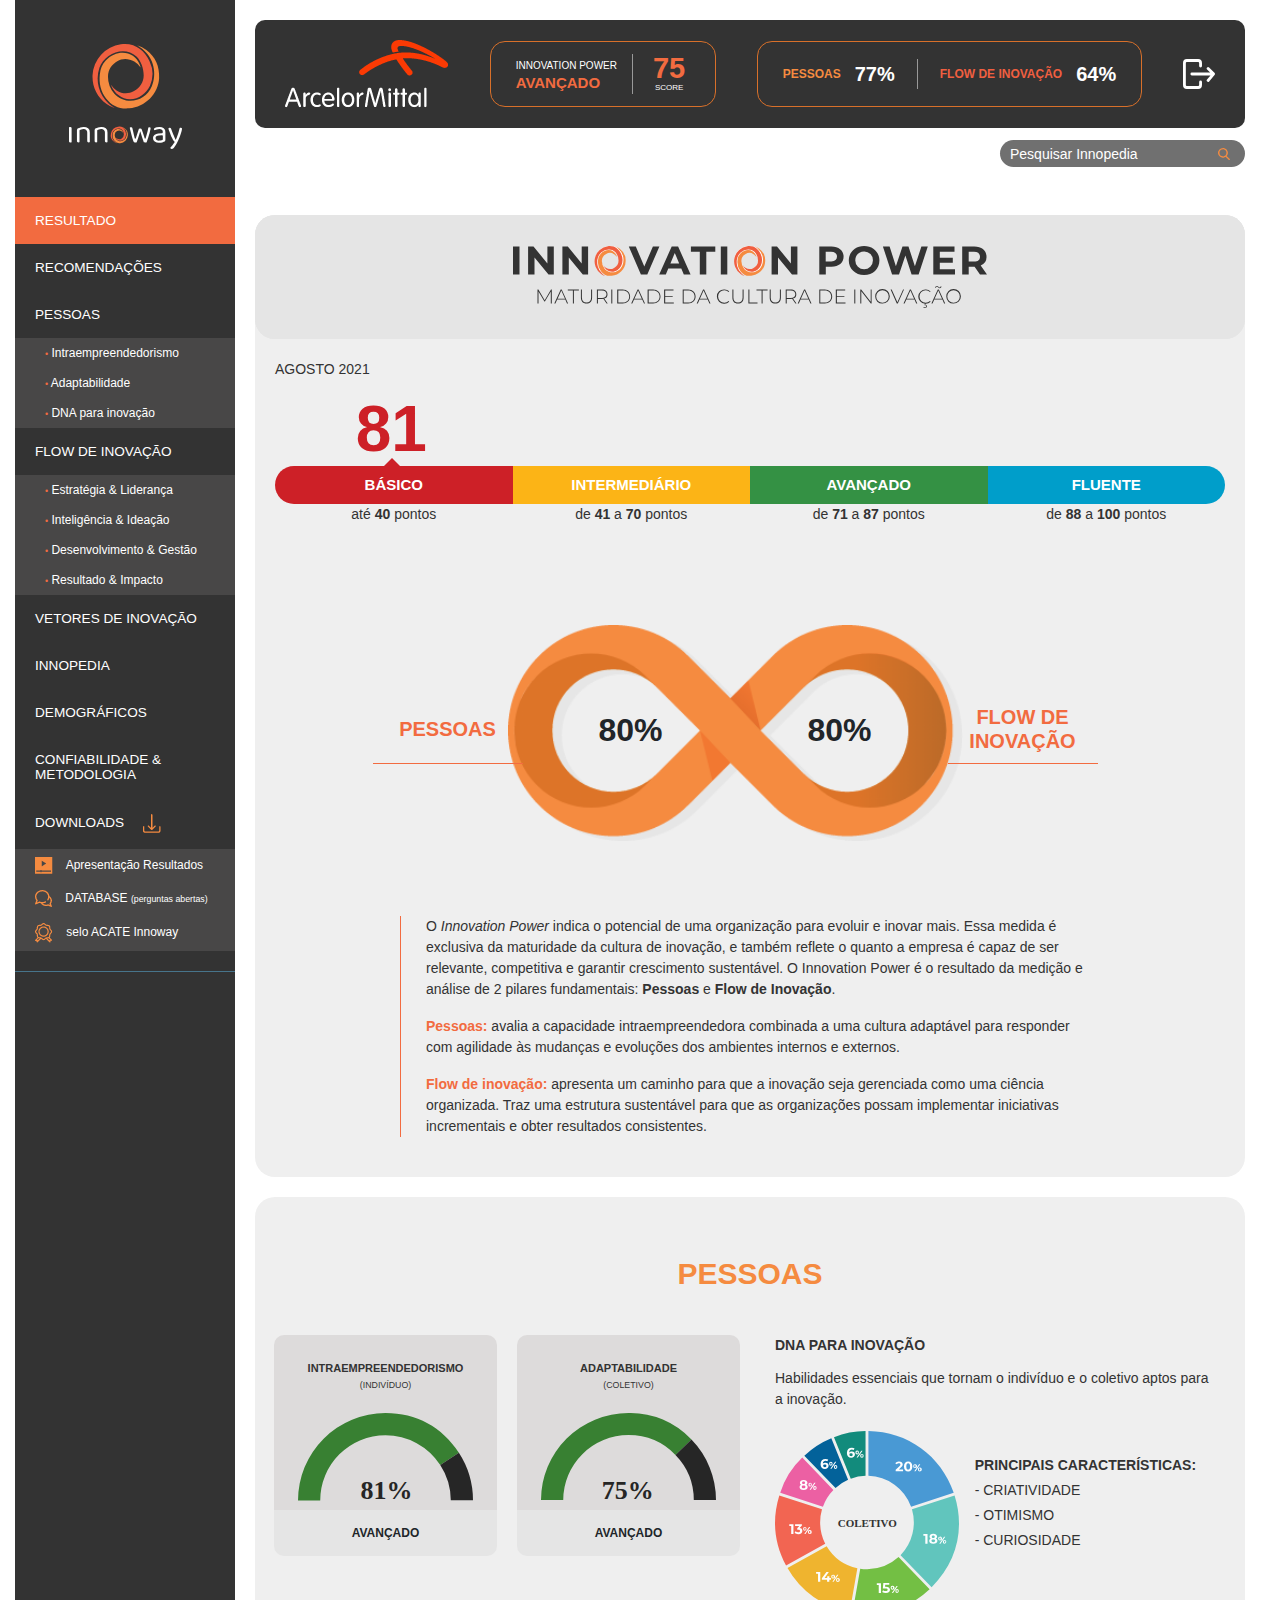
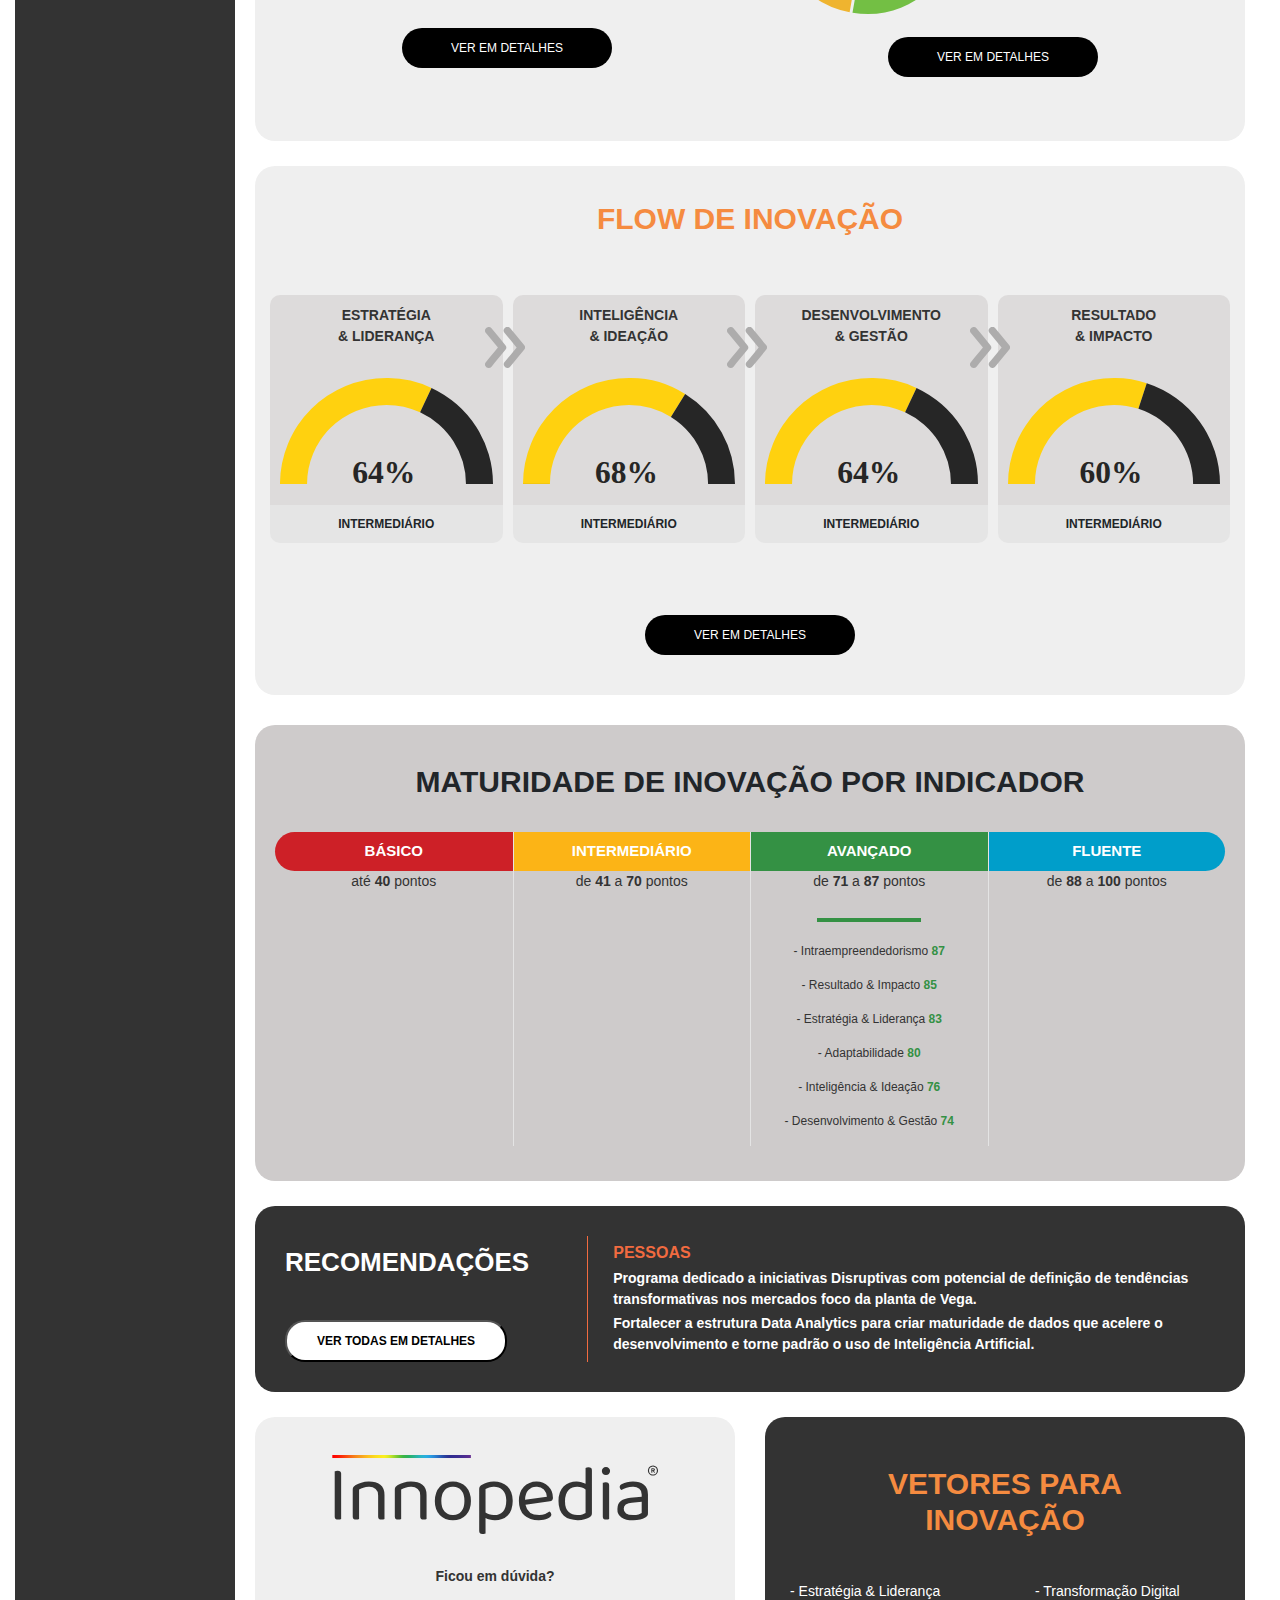
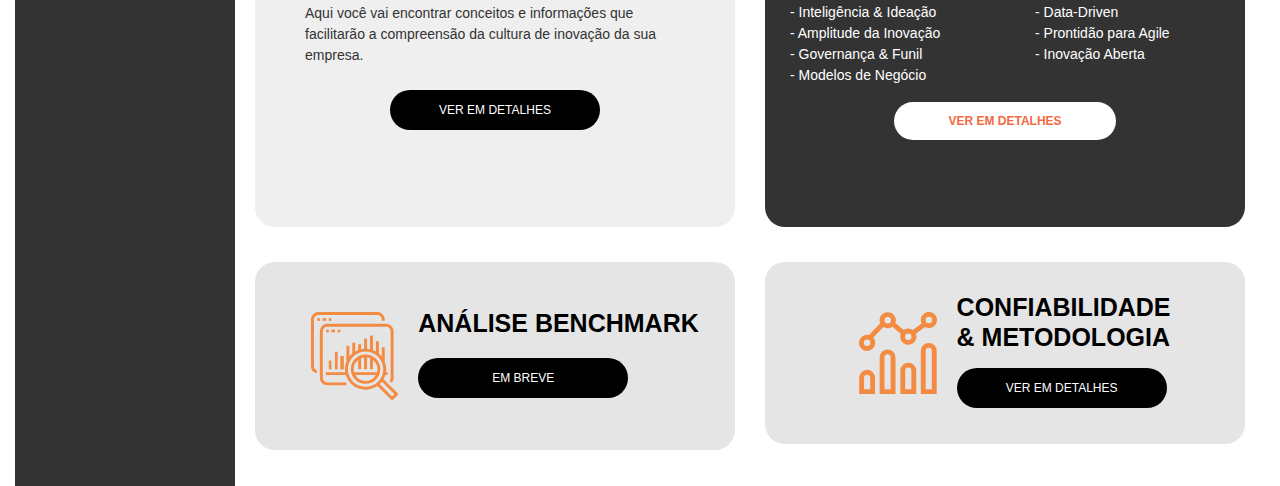
<file: index.html>
<!DOCTYPE html>
<html>

<head>
    <meta charset="utf-8">
    <meta name="viewport" content="width=device-width, initial-scale=1.0">
    <meta http-equiv="X-UA-Compatible" content="IE=edge">

    <title>Innoway</title>

    <!-- Our Custom CSS -->
    <link href="https://fonts.googleapis.com/css?family=Montserrat:200,400,500,800" el='stylesheet' type='text/css'>
    <link rel="stylesheet" href="assets/css/style.css">

    <!-- Font Awesome JS -->


</head>

<body class="own-report">

    <div class="container">

        <div class="wrapper">
            <!-- Sidebar Holder -->
            <nav id="sidebar" class="sidebar_r">
                <button class="fechar-menu">×</button>
                <div class="sidebar-header mt-4 mb-2">
                    <a class="center" href="index.html"><img class="logo img-fluid inno" src="assets/imgs/logo.png"><img class="logo img-fluid own" src="assets/imgs/innoway-logo-own.svg"></a>
              
                   
                </div>

            

                <ul class="list-unstyled components">

                    <li class="active">
                        <a href="index.html">RESULTADO</a>
                    </li>

                    <li>
                        <a href="recomendacao.html">RECOMENDAÇÕES</a>
                    </li>


                    <li>
                        <a href="pessoas.html">PESSOAS</a>
                        <ul class="show collapse list-unstyled" id="sub1">
                            <li>
                                <a href="intraempreendedorismo.html"><span>•</span> Intraempreendedorismo</a>
                            </li>
                            <li>
                                <a href="adaptablidade.html"><span>•</span> Adaptabilidade</a>
                            </li>
                            <li>
                                <a href="dia-para-inovacao.html"><span>•</span> DNA para inovação</a>
                            </li>

                        </ul>
                    </li>
                  



                    <li>
                        <a href="flow-inovacao.html" >FLOW DE
                            INOVAÇÃO</a>
                        <ul class="show collapse list-unstyled" id="sub2">
                            <li>
                                <a href="flow-inovacao-estrategia-lideranca.html"><span>•</span> Estratégia & Liderança</a>
                            </li>
                            <li>
                                <a href="flow-inovacao-inteligencia-ideacao.html"><span>•</span> Inteligência & Ideação</a>
                            </li>

                            <li>
                                <a href="flow-inovacao-dev-gestao.html"><span>•</span> Desenvolvimento & Gestão</a>
                            </li>

                            <li>
                                <a href="flow-inovacao-resultado-impacto.html"><span>•</span> Resultado & Impacto</a>
                            </li>

                        </ul>
                    </li>

                    <li>
                        <a href="flow-inovacao-vetores-inovacao.html">VETORES DE INOVAÇÃO</a>
                    </li>


                    <li>
                        <a href="innopedia.html">INNOPEDIA</a>
                    </li>

                    <li>
                        <a href="demograficos.html">DEMOGRÁFICOS</a>
                    </li>

                    <li>
                        <a href="confiabilidade.html">CONFIABILIDADE &
                            METODOLOGIA</a>
                    </li>






                    <li>
                        <a href="#">DOWNLOADS <img src="assets/imgs/down.png" class="ic1 inno"><img src="assets/imgs/down-2.png" class="ic1 own"></a>
                        <ul class="show collapse list-unstyled" id="sub4">
                            <li>
                                <a href="#"><img src="assets/imgs/play.png" class="ic inno"><img src="assets/imgs/play-2.png" class="ic own"> Apresentação Resultados</a>
                            </li>
                            <li>
                                <a href="#"><img src="assets/imgs/chat.png" class="ic inno"><img src="assets/imgs/chat-2.png" class="ic own"> DATABASE <span class="span-bl">(perguntas abertas)</span> </a>
                            </li>
                            <li>
                                <a href="#"><img src="assets/imgs/selo.png" class="ic inno"><img src="assets/imgs/selo-2.png" class="ic own"> selo ACATE Innoway</a>
                            </li>
                        </ul>
                    </li>

                </ul>

            </nav>


            <!-- Page content  -->
            <div id="content">

                <header>

                    <button type="button" id="sidebarCollapse" class="navbar-btn">
                        <span></span>
                        <span></span>
                        <span></span>
                    </button>

                    <div class="search d-xl-none m-3">
                        <input class="field-search pl-1" id="busca" type="text" placeholder="Pesquisar Innopedia">
                        <button class="lupa"></button>
                    </div>

                    <button class="bt-data">
                        Dados >
                    </button>

                    <div class="header-content">
                        <button class="fechar-h">×</button>

                   

                        <div class="arce">
                            <img src="assets/imgs/arcelormittal.png">
                        </div>

                        <div class="logout-mob">
                            <img onclick="javascript:changeOwner();" src="assets/imgs/logout.svg" alt="">
                        </div>

                        <div class="box-header">
                            <div class="innovation-header">
                                <span>Innovation Power</span>
                                <p>avançado</p>
                            </div>
                            <div class="score-header">
                                <span>75</span>
                                <p>score</p>
                            </div>
                        </div>
                        <div class="box-header">
                            <div class="peaple-header">
                                <span>pessoas</span><span>77%</span>
                            </div>
                            <div class="flow-header">
                                <span>flow de inovação</span><span>64%</span>
                            </div>
                        </div>
                        <div class="logout">
                            <img onclick="javascript:changeOwner();" src="assets/imgs/logout.svg" alt="">
                        </div>
                    </div>

                    <div class="search d-none d-xl-block text-right">
                        <input class="field-search" type="text" placeholder="Pesquisar Innopedia">
                        <button class="lupa"></button>
                    </div>
                </header>

            

                <section class="home rounded-3 mt-5">
                    <div class="row">
                        <div class="container-fluid">
                            <div class="rounded-3 log-home">
                                <article class="main-header">
                                    <figure class="innovation-title text-center">
                                        <img src="assets/imgs/innovation-title-own.svg" class="img-fluid p-3">
                               
                                        <img src="assets/imgs/innoway.png" class="img-fluid p-3 inno">
                                    </figure>
                                </article>
                            </div>
                        </div>
                    </div>

                    <div class="container">
                        <div class="row">
                            <div class="col-lg-12 col-md-12 col-xs-12 p-cst">
                                <p>AGOSTO 2021</p>

                                <div class="progress-grid">
                                    <div class="prg step1 actv">
                                        <div class="c_bar basic">BÁSICO</div>
                                        <p>até <strong>40</strong> pontos</p>
                                        <div class="val">81</div>
                                    </div>
                                    <!--Classe ativa (actv)-->
                                    <div class="prg step2 ">
                                        <div class="c_bar inter">INTERMEDIÁRIO</div>
                                        <p>de <strong>41</strong> a <strong>70</strong> pontos</p>
                                        <div class="val">81</div>
                                    </div>
                                    <div class="prg step3">
                                        <div class="c_bar avanc">AVANÇADO</div>
                                        <p>de <strong>71</strong> a <strong>87</strong> pontos</p>
                                        <div class="val">81</div>
                                    </div>
                                    <div class="prg step4">
                                        <div class="c_bar flue">FLUENTE</div>
                                        <p>de <strong>88</strong> a <strong>100</strong> pontos</p>
                                        <div class="val">81</div>
                                    </div>

                                </div>



                            </div>

                            <div class="infinit">
                                <div class="t-inf-1">
                                    <h5>PESSOAS</h5>
                                    <span>80%</span>
                                </div>
                                <div class="inf">
                                    <img src="assets/imgs/infinito.png" class="img-fluid mt-4 mb-4 inno">
                                    <img src="assets/imgs/infinito2.png" class="img-fluid mt-4 mb-4 own">
                                </div>
                                <div class="t-inf-2">
                                    <h5>FLOW DE <br /> INOVAÇÃO</h5>
                                    <span>80%</span>
                                </div>
                            </div>

                            <div class="text-infinty">
                                <p>
                                    O <em>Innovation Power</em> indica o potencial de uma organização para evoluir e
                                    inovar mais.
                                    Essa medida é exclusiva da maturidade da cultura de inovação, e também reflete o
                                    quanto
                                    a empresa é capaz de ser relevante, competitiva e garantir crescimento sustentável.
                                    O Innovation Power é o resultado da medição e análise de 2 pilares fundamentais:
                                    <strong>Pessoas</strong> e <strong>Flow de Inovação</strong>.
                                </p>
                                    <p>
                                        <strong class="csss">Pessoas:</strong> avalia a capacidade intraempreendedora combinada a uma cultura
                                        adaptável
                                        para responder com agilidade às mudanças e evoluções dos ambientes internos e
                                        externos.
                                    </p>

                                    <p>
                                        <strong class="csss">Flow de inovação:</strong> apresenta um caminho para que a inovação seja gerenciada como
                                        uma ciência organizada. Traz uma estrutura sustentável para que as organizações
                                        possam
                                        implementar iniciativas incrementais e obter resultados consistentes.
                                    </p>

                            


                            </div>
                        </div>


                    </div>
                </section>




                <section class="section three">
                    <article class="third-header col-lg-12 p-4">
                        <div>
                            <h2>PESSOAS</h2>
                        </div>
                        <div class="row">
                            <div class="col-lg-6 col-md-6 col-xs-12">
                                <div class="row">
                                    <div class="col-lg-6 col-md-12 col-xs-12 graf">
                                        <div class="bb-top box-top-1">
                                            <div class="header-meia-pizza">
                                                <p><strong>INTRAEMPREENDEDORISMO</strong></p>
                                                <p><small>(INDIVÍDUO)</small></p>
                                            </div>
                                            <div class="meia-pizza">
                                                <figure>
                                                    <img src="assets/graficos/meia_pizza_branco/81n.svg"
                                                        class="img-fluid">
                                                </figure>
                                            </div>
                                        </div>
                                        <div class="bb-bottom box-bottom-1">
                                            <div class="score-meia-pizza">AVANÇADO</div>
                                        </div>
                                    </div>
                                    <div class="col-lg-6 col-md-12 col-xs-12 graf">
                                        <div class="bb-top box-top-1">
                                            <div class="header-meia-pizza">
                                                <p><strong>ADAPTABILIDADE</strong></p>
                                                <p><small>(COLETIVO)</small></p>
                                            </div>
                                            <div class="meia-pizza">
                                                <figure>
                                                    <img src="assets/graficos/meia_pizza_branco/75n.svg"
                                                        class="img-fluid">
                                                </figure>
                                            </div>
                                        </div>
                                        <div class="bb-bottom box-bottom-1">
                                            <div class="score-meia-pizza">AVANÇADO</div>
                                        </div>
                                    </div>
                                    <div class="col-lg-12 col-md-12 col-xs-12 text-center mt-4">
                                        <button class="bt-detalhes mt-5">VER EM DETALHES</button>
                                    </div>
                                </div>

                            </div>
                            <div class="col-lg-6 col-md-6 col-xs-12">

                                <div class="bb-full">
                                    <div class="header-grafico">
                                        <p class="mb12"><strong>DNA PARA INOVAÇÃO</strong></p>
                                        <p>
                                            Habilidades essenciais que tornam o indivíduo e o coletivo aptos
                                            para a
                                            inovação.
                                        </p>
                                    </div>
                                    <div class="flex align">
                                        <div class="text-center mr-3 fig">
                                            <img src="assets/imgs/grafico-coletivo.svg" class="img-fluid">

                                        </div>
                                        <div class="header-grafico">
                                            <p class="mb-1 mt-4"><strong>PRINCIPAIS CARACTERÍSTICAS:</strong></p>
                                            <p class="mb-1">- CRIATIVIDADE</p>
                                            <p class="mb-1">- OTIMISMO</p>
                                            <p class="mb-1">- CURIOSIDADE</p>
                                        </div>
                                    </div>
                                </div>
                                <div class="col-lg-12 col-md-12 col-xs-12 text-center">
                                    <button class="bt-detalhes mt-2">VER EM DETALHES</button>
                                </div>
                            </div>
                        </div>
                    </article>
                </section>

                <section class="section four">
                    <article class="third-header">
                        <div>
                            <h2>FLOW DE INOVAÇÃO</h2>
                        </div>
                        <div class="relative">



                            <div class="flex fdcol">
                                <div class="flex jcc mb57 flow">
                                    <div class="col-lg-3 col-md-3 col-12">
                                        <div class="seta">
                                            <figure>
                                                <img src="assets/imgs/seta-dupla.svg">
                                            </figure>
                                        </div>
                                        <div class="bb-top box-top-2">
                                            <div class="header-meia-pizza-2">
                                                <p><strong>ESTRATÉGIA <br>&amp; LIDERANÇA</strong></p>
                                            </div>
                                            <div class="meia-pizza">
                                                <figure>
                                                    <img src="assets/graficos/meia_pizza_branco/64n.svg" width="170">
                                                </figure>
                                            </div>
                                        </div>
                                        <div class="bb-bottom box-bottom-2">
                                            <div class="score-meia-pizza">INTERMEDIÁRIO</div>
                                        </div>
                                    </div>
                                    <div class="col-lg-3 col-md-3 col-12">
                                        <div class="seta">
                                            <figure>
                                                <img src="assets/imgs/seta-dupla.svg">
                                            </figure>
                                        </div>
                                        <div class="bb-top box-top-2">
                                            <div class="header-meia-pizza-2">
                                                <p><strong>INTELIGÊNCIA<br> &amp; IDEAÇÃO</strong></p>
                                            </div>
                                            <div class="meia-pizza">
                                                <figure>
                                                    <img src="assets/graficos/meia_pizza_branco/68n.svg" width="170">
                                                </figure>
                                            </div>
                                        </div>
                                        <div class="bb-bottom box-bottom-2">
                                            <div class="score-meia-pizza">INTERMEDIÁRIO</div>
                                        </div>
                                    </div>
                                    <div class="col-lg-3 col-md-3 col-12">
                                        <div class="seta">
                                            <figure>
                                                <img src="assets/imgs/seta-dupla.svg">
                                            </figure>
                                        </div>
                                        <div class="bb-top box-top-2">
                                            <div class="header-meia-pizza-2">
                                                <p><strong>DESENVOLVIMENTO<br>&amp; GESTÃO</strong></p>
                                            </div>
                                            <div class="meia-pizza">
                                                <figure>
                                                    <img src="assets/graficos/meia_pizza_branco/64n.svg" width="170">
                                                </figure>
                                            </div>
                                        </div>
                                        <div class="bb-bottom box-bottom-2">
                                            <div class="score-meia-pizza">INTERMEDIÁRIO</div>
                                        </div>
                                    </div>
                                    <div class="col-lg-3 col-md-3 col-12">
                                        <div class="bb-top box-top-2">
                                            <div class="header-meia-pizza-2">
                                                <p><strong>RESULTADO <br>&amp; IMPACTO</strong></p>
                                            </div>
                                            <div class="meia-pizza">
                                                <figure>
                                                    <img src="assets/graficos/meia_pizza_branco/60n.svg" width="170">
                                                </figure>
                                            </div>
                                        </div>
                                        <div class="bb-bottom box-bottom-2">
                                            <div class="score-meia-pizza">INTERMEDIÁRIO</div>
                                        </div>
                                    </div>
                                </div>
                            </div>
                        </div>
                        <div class="flex jcc">
                            <button class="bt-detalhes ml19">VER EM DETALHES</button>
                        </div>
                    </article>
                </section>

                <section class="section two">
                    <div class="row">

                        <div class="col-lg-12 col-md-12 col-xs-12 p-cst">
                            <div class="titulo">
                                <h2 class="pt-1 pb-4">MATURIDADE DE INOVAÇÃO POR INDICADOR</h2>
                            </div>


                            <div class="progress-grid mt-0">
                                <div class="prg step1 bdr">
                                    <div class="c_bar basic">BÁSICO</div>
                                    <p>até <strong>40</strong> pontos</p>                             

                                </div>
                                <!--Classe ativa (actv)-->
                                <div class="prg step2 bdr">
                                    <div class="c_bar inter">INTERMEDIÁRIO</div>
                                    <p>de <strong>41</strong> a <strong>70</strong> pontos</p>

                                </div>
                                <div class="prg step3 bdr">
                                    <div class="c_bar avanc">AVANÇADO</div>
                                    <p>de <strong>71</strong> a <strong>87</strong> pontos</p>

                                    <hr />

                                    <p class="psec">- Intraempreendedorismo <span>87</span></p>
                                    <p class="psec"> - Resultado & Impacto <span>85</span></p>
                                    <p class="psec"> - Estratégia & Liderança <span>83</span></p>
                                    <p class="psec"> - Adaptabilidade <span>80</span></p>
                                    <p class="psec">- Inteligência & Ideação <span>76</span></p>
                                    <p class="psec"> - Desenvolvimento & Gestão <span>74</span></p>

                                </div>
                                <div class="prg step4 bdr">
                                    <div class="c_bar flue">FLUENTE</div>
                                    <p>de <strong>88</strong> a <strong>100</strong> pontos</p>
                                    <div class="val">81</div>
                                </div>

                            </div>



                        </div>
                    </div>
                </section>

                <section class="section five">
                    <article>
                        <div class="three-col">
                            <div class="box-low">
                                <p class="header-text-section-five">RECOMENDAÇÕES</p>
                                <button class="bt-detalhes-branco">VER TODAS EM DETALHES</button>
                            </div>
                            <div class="text-section-five bord">
                                <span>PESSOAS</span>
                                <p>Programa dedicado a iniciativas Disruptivas com potencial de definição de 
                                    tendências transformativas nos mercados foco da planta de Vega.    </p>
                                    <p>    
                                    Fortalecer a estrutura Data Analytics para criar maturidade de dados que 
                                    acelere o desenvolvimento e torne padrão o uso de Inteligência Artificial.                             
                                </p>
                            </div>
                        </div>
                    </article>
                </section>

                <section class="section six">
                    <div class="fl-left duvidas bg-gray-1 border-radius-20 box-bottom-1 h410 mb25">
                        <article>
                            <div class="box-center">
                                <div class="mb-3 mt-4">
                                    <figure class="innopedia"></figure>
                                </div>
                                <div class="flex aic fdcol plat40 mb-4">
                                    <p class="mb-3">
                                        <strong>Ficou em dúvida?</strong>
                                    </p>
                                    <p class="mb-4">
                                        Aqui você vai encontrar conceitos
                                        e informações que facilitarão a
                                        compreensão da cultura de inovação
                                        da sua empresa.
                                    </p>
                                    <button class="bt-detalhes">VER EM DETALHES</button>
                                </div>
                            </div>
                        </article>
                    </div>
                    <div class="fl-right vetor bg-gray-2 border-radius-20 box-bottom-1 h410">
                        <article class="third-header text-flex">
                            <div>
                                <h2>VETORES PARA INOVAÇÃO</h2>
                            </div>
                            <div class="fcw row">
                                <div class="col-lg-6 col-md-12 col-sm-12 col-xs-12">
                                    <p>- Estratégia &amp; Liderança</p>
                                    <p>- Inteligência &amp; Ideação</p>
                                    <p>- Amplitude da Inovação​</p>
                                    <p>- Governança &amp; Funil</p>
                                    <p>- Modelos de Negócio​</p>
                                </div>
                                <div class="col-lg-6 col-md-12 col-sm-12 col-xs-12">
                                    <p>- Transformação Digital​</p>
                                    <p>- Data-Driven​</p>
                                    <p>- Prontidão para Agile</p>
                                    <p>- Inovação Aberta</p>
                                </div>
                            </div>
                            <div class="col-12 mt-3 mb-3">
                                <button class="bt-detalhes-green  btn-details">VER EM DETALHES</button>
                            </div>
                        </article>
                    </div>

                </section>

                <section>
                    <div class="row">
                        <div class="col-lg-6 col-md-6 col-sm-12 mb-3">
                            <article class="bg-gray-3 border-radius-20">

                                <div class="box-1 fdcol jcfend h64">
                                    <div class="center">
                                        <img src="assets/imgs/data-own.svg" class="img-fluid own">
                                        <img src="assets/imgs/data-partner.svg" class="img-fluid inno">
                                    </div>
                                    <div>
                                        <p class="fs25 fcb mt-3 mb-0"><strong>ANÁLISE BENCHMARK</strong></p>
                                        <button class="bt-detalhes mt20">EM BREVE</button>
                                    </div>

                                </div>
                            </article>
                        </div>
                        <div class="col-lg-6 col-md-6 col-sm-12 mb-3">
                            <article class="bg-gray-3 border-radius-20 bg-gray-3">

                                <div class="box-1 fdcol jcfend h64">
                                    <div class="center">
                                        <img src="assets/imgs/increasing-own.svg" class="img-fluid own">
                                        <img src="assets/imgs/increasing-partner.svg" class="img-fluid inno">
                                    </div>
                                    <div>
                                        <p class="fs25 fcb"><strong>CONFIABILIDADE<br>&amp; METODOLOGIA</strong></p>
                                        <button class="bt-detalhes">VER EM DETALHES</button>
                                    </div>

                                </div>
                            </article>
                        </div>
                    </div>
                </section>

            </div>
        </div>

    </div>


    

    <div class="modal" id="modal-busca" tabindex="-1" role="dialog">
        <div class="modal-dialog" role="document">
          <div class="modal-content bg-modal">
            <div class="modal-header">
              <h5 class="modal-title">Resultado da busca</h5>
              <button type="button" class="close" data-dismiss="modal" aria-label="Close">
                <span aria-hidden="true">&times;</span>
              </button>
            </div>
            <div class="modal-body">
              <a href="">O Innovation Power indica o potencial de uma organização</a>
              <a href="">O Innovation Power indica o potencial de uma organização</a>
              <a href="">O Innovation Power indica o potencial de uma organização</a>
              <a href="">O Innovation Power indica o potencial de uma organização</a>

            </div>
            <div class="modal-footer">
         
              <button type="button" class="btn btn-secondary" data-dismiss="modal">Fechar</button>
            </div>
          </div>
        </div>
      </div>

    <!-- jQuery CDN - Slim version (=without AJAX) -->
    <script src="assets/js/jquery-3.3.1.min.js">
    </script>
    <!-- Popper.JS -->
    <script src="https://cdnjs.cloudflare.com/ajax/libs/popper.js/1.14.0/umd/popper.min.js"
        integrity="sha384-cs/chFZiN24E4KMATLdqdvsezGxaGsi4hLGOzlXwp5UZB1LY//20VyM2taTB4QvJ" crossorigin="anonymous">
    </script>
    <!-- Bootstrap JS -->
    <script src="https://stackpath.bootstrapcdn.com/bootstrap/4.1.0/js/bootstrap.min.js"
        integrity="sha384-uefMccjFJAIv6A+rW+L4AHf99KvxDjWSu1z9VI8SKNVmz4sk7buKt/6v9KI65qnm" crossorigin="anonymous">
    </script>
    <script src="assets/js/utils.js" type="text/javascript"></script>
</body>

</html>
</file>
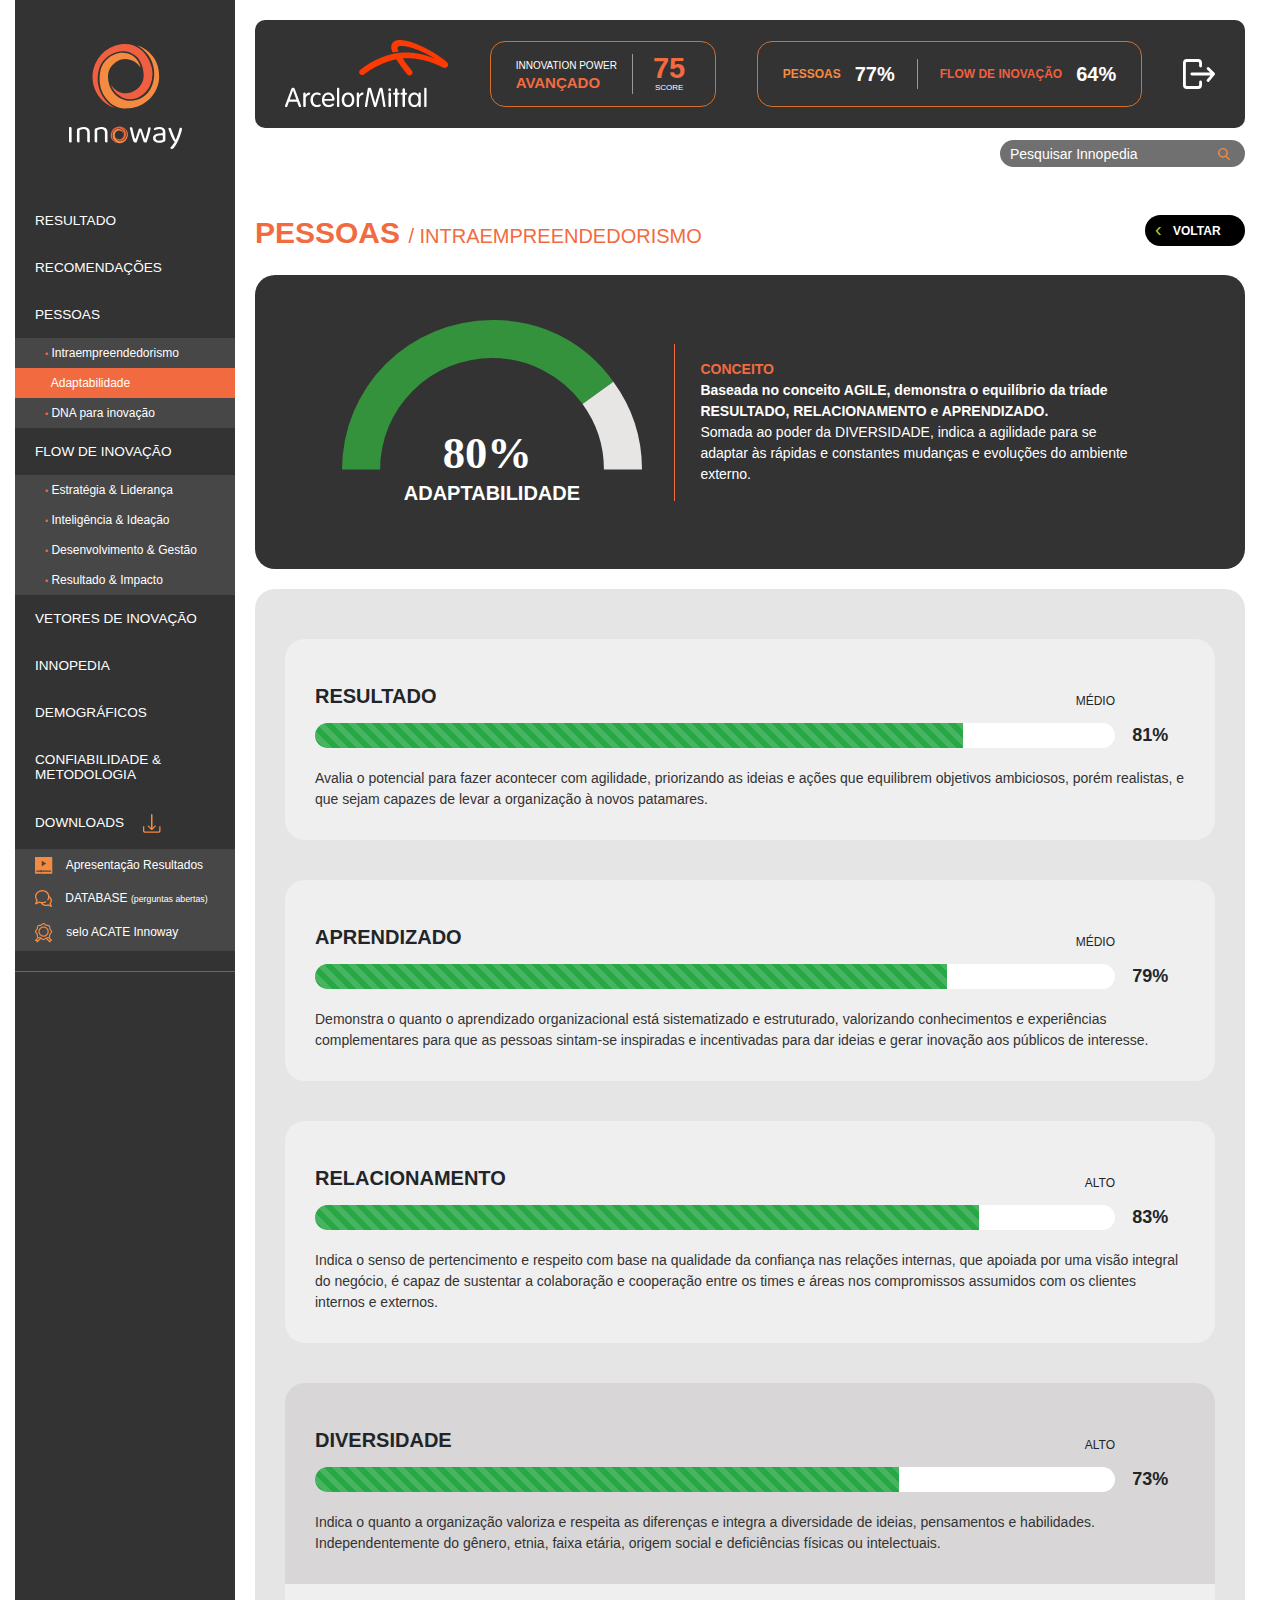
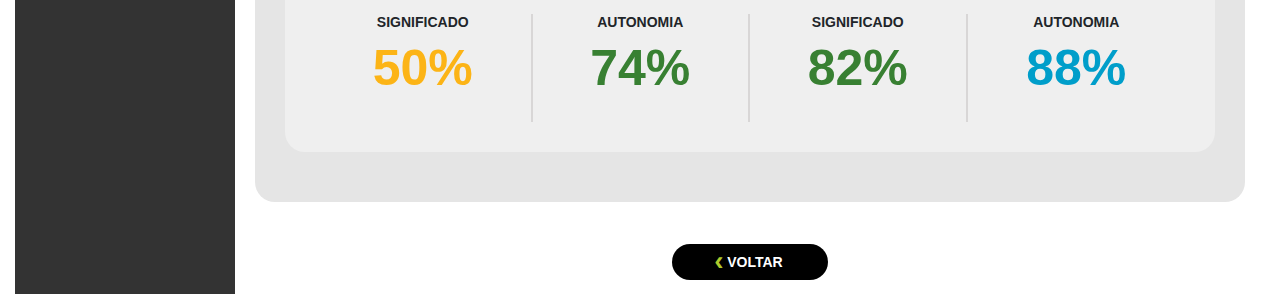
<file: adaptablidade.html>
<!DOCTYPE html>
<html>

<head>
    <meta charset="utf-8">
    <meta name="viewport" content="width=device-width, initial-scale=1.0">
    <meta http-equiv="X-UA-Compatible" content="IE=edge">

    <title>Innoway</title>

    <!-- Our Custom CSS -->
    <link href="https://fonts.googleapis.com/css?family=Montserrat:200,400,500,800" el='stylesheet' type='text/css'>
    <link rel="stylesheet" href="assets/css/style.css">

    <!-- Font Awesome JS -->


</head>

<body class="own-report">

    <div class="container">

        <div class="wrapper">
            
            
            <!-- Sidebar Holder -->
            <nav id="sidebar" class="sidebar_r">
                <button class="fechar-menu">×</button>
                <div class="sidebar-header mt-4 mb-2">
                    <a class="center" href="index.html"><img class="logo img-fluid inno" src="assets/imgs/logo.png"><img class="logo img-fluid own" src="assets/imgs/innoway-logo-own.svg"></a>
              
                   
                </div>

            

                <ul class="list-unstyled components">

                    <li>
                        <a href="index.html">RESULTADO</a>
                    </li>

                    <li>
                        <a href="recomendacao.html">RECOMENDAÇÕES</a>
                    </li>


                    <li>
                        <a href="pessoas.html">PESSOAS</a>
                        <ul class="show collapse list-unstyled" id="sub1">
                            <li>
                                <a href="intraempreendedorismo.html"><span>•</span> Intraempreendedorismo</a>
                            </li>
                            <li class="active">
                                <a href="adaptablidade.html"><span>•</span> Adaptabilidade</a>
                            </li>
                            <li>
                                <a href="dia-para-inovacao.html"><span>•</span> DNA para inovação</a>
                            </li>

                        </ul>
                    </li>
                  



                    <li>
                        <a href="flow-inovacao.html" >FLOW DE
                            INOVAÇÃO</a>
                        <ul class="show collapse list-unstyled" id="sub2">
                            <li>
                                <a href="flow-inovacao-estrategia-lideranca.html"><span>•</span> Estratégia & Liderança</a>
                            </li>
                            <li>
                                <a href="flow-inovacao-inteligencia-ideacao.html"><span>•</span> Inteligência & Ideação</a>
                            </li>

                            <li>
                                <a href="flow-inovacao-dev-gestao.html"><span>•</span> Desenvolvimento & Gestão</a>
                            </li>

                            <li>
                                <a href="flow-inovacao-resultado-impacto.html"><span>•</span> Resultado & Impacto</a>
                            </li>

                        </ul>
                    </li>

                    <li>
                        <a href="flow-inovacao-vetores-inovacao.html">VETORES DE INOVAÇÃO</a>
                    </li>


                    <li>
                        <a href="innopedia.html">INNOPEDIA</a>
                    </li>

                    <li>
                        <a href="demograficos.html">DEMOGRÁFICOS</a>
                    </li>

                    <li>
                        <a href="confiabilidade.html">CONFIABILIDADE &
                            METODOLOGIA</a>
                    </li>






                    <li>
                        <a href="#">DOWNLOADS <img src="assets/imgs/down.png" class="ic1 inno"><img src="assets/imgs/down-2.png" class="ic1 own"></a>
                        <ul class="show collapse list-unstyled" id="sub4">
                            <li>
                                <a href="#"><img src="assets/imgs/play.png" class="ic inno"><img src="assets/imgs/play-2.png" class="ic own"> Apresentação Resultados</a>
                            </li>
                            <li>
                                <a href="#"><img src="assets/imgs/chat.png" class="ic inno"><img src="assets/imgs/chat-2.png" class="ic own"> DATABASE <span class="span-bl">(perguntas abertas)</span> </a>
                            </li>
                            <li>
                                <a href="#"><img src="assets/imgs/selo.png" class="ic inno"><img src="assets/imgs/selo-2.png" class="ic own"> selo ACATE Innoway</a>
                            </li>
                        </ul>
                    </li>

                </ul>

            </nav>

            <!-- Page content  -->
            <div id="content">

                <header>

                    <button type="button" id="sidebarCollapse" class="navbar-btn">
                        <span></span>
                        <span></span>
                        <span></span>
                    </button>

                    <div class="search d-xl-none m-3">
                        <input class="field-search pl-1" type="text" placeholder="Pesquisar Innopedia">
                        <button class="lupa"></button>
                    </div>

                    <button class="bt-data">
                        Dados >
                    </button>

                    <div class="header-content">
                        <button class="fechar-h">×</button>



                        <div class="arce">
                            <img src="assets/imgs/arcelormittal.png">
                        </div>

                        <div class="logout-mob">
                            <img onclick="javascript:changeOwner();" src="assets/imgs/logout.svg" alt="">
                        </div>

                        <div class="box-header">
                            <div class="innovation-header">
                                <span>Innovation Power</span>
                                <p>avançado</p>
                            </div>
                            <div class="score-header">
                                <span>75</span>
                                <p>score</p>
                            </div>
                        </div>
                        <div class="box-header">
                            <div class="peaple-header">
                                <span>pessoas</span><span>77%</span>
                            </div>
                            <div class="flow-header">
                                <span>flow de inovação</span><span>64%</span>
                            </div>
                        </div>
                        <div class="logout">
                            <img onclick="javascript:changeOwner();" src="assets/imgs/logout.svg" alt="">
                        </div>
                    </div>
                </header>

                <div class="search d-none d-xl-block text-right">
                    <input class="field-search" type="text" placeholder="Pesquisar Innopedia">
                    <button class="lupa"></button>
                </div>
                <section class="sec-home green-tit">
                    <div class="titulo text-left mt-5">
                        <h2 class=" p-0 pb-3">PESSOAS <span>/ INTRAEMPREENDEDORISMO</span> <a onclick="window.history.go(-1); return false;" class="voltar float-right" href=""><span>‹</span>
                                Voltar</a></h2>
                    </div>

                </section>

                <section class="box-black">
                    <article>
                        <div class="container-text">
                            <div class="background-grafics">
                                <img src="assets/graficos/meia_pizza/80m.svg">
                                <p class="title-grafics">ADAPTABILIDADE</p>
                            </div>
                            <div class="section-text">
                                <p class="subt">CONCEITO</p>
                                <p>
                                    <strong>
                                        Baseada no conceito AGILE, demonstra 
                                        o equilíbrio da tríade RESULTADO, 
                                        RELACIONAMENTO e APRENDIZADO. 
                                         <br />
                                        </strong>
                                        Somada ao poder da DIVERSIDADE, indica a 
                                        agilidade para se adaptar às rápidas e constantes 
                                        mudanças e evoluções do ambiente externo.​
                                    ​</p>
                            </div>
                        </div>
                    </article>
                </section>

      
                <section class="section intra">

                    <div class="boxer-content">
                        <div class="boxer1 b-color2">
                            <h2>RESULTADO     <span>MÉDIO</span></h2>
                        
                            <div class="barra-p">
                                <div class="progress">
                                    <div class="progress-bar bg-success progress-bar-striped progress-bar-animated" style="width:81%"></div>
                                  </div>
                                <div class="percent">81%</div> 
                            </div>
    
                            <p>
                                Avalia o potencial para fazer acontecer com agilidade, priorizando as ideias e ações que equilibrem 
                                objetivos ambiciosos, porém realistas, e que sejam capazes de levar a organização à novos patamares.
                            </p>
                              
                       
                        </div>
    
                 
                    
                    </div>


                    <div class="boxer-content">
                        <div class="boxer1 b-color2">
                            <h2>APRENDIZADO     <span>MÉDIO</span></h2>
                        
                            <div class="barra-p">
                                <div class="progress">
                                    <div class="progress-bar bg-success progress-bar-striped progress-bar-animated" style="width:79%"></div>
                                  </div>
                                <div class="percent">79%</div> 
                            </div>
    
                            <p>
                                Demonstra o quanto o aprendizado organizacional está sistematizado e estruturado, valorizando 
                                conhecimentos e experiências complementares para que as pessoas sintam-se inspiradas e 
                                incentivadas para dar ideias e gerar inovação aos públicos de interesse. ​
                            </p>
                              
                       
                        </div>
    
             
                    
                    </div>


                    <div class="boxer-content">
                        <div class="boxer1 b-color2">
                            <h2>RELACIONAMENTO     <span>ALTO</span></h2>
                        
                            <div class="barra-p">
                                <div class="progress">
                                    <div class="progress-bar bg-success progress-bar-striped progress-bar-animated" style="width:83%"></div>
                                  </div>
                                <div class="percent">83%</div> 
                            </div>
    
                            <p>
                                Indica o senso de pertencimento e respeito com base na qualidade da confiança nas relações 
                                internas, que apoiada por uma visão integral do negócio, é capaz de sustentar a colaboração e 
                                cooperação entre os times e áreas nos compromissos assumidos com os clientes internos e externos.​
                            </p>
                              
                       
                        </div>   
            
                    
                    </div>



                    <div class="boxer-content">
                        <div class="boxer1">
                            <h2>DIVERSIDADE     <span>ALTO</span></h2>
                        
                            <div class="barra-p">
                                <div class="progress">
                                    <div class="progress-bar bg-success progress-bar-striped progress-bar-animated" style="width:73%"></div>
                                  </div>
                                <div class="percent">73%</div> 
                            </div>
    
                            <p>
                                Indica o quanto a organização valoriza e respeita as diferenças e integra a diversidade de ideias, 
                                pensamentos e habilidades. Independentemente do gênero, etnia, faixa etária, origem social e 
                                deficiências físicas ou intelectuais. 
                                
                            </p>
                              
                       
                        </div>
    
                        <div class="boxer4">
                            <div class="txt-percent">
                                <h4>SIGNIFICADO</h4>
                                <P class="yel">50%</P>
                            </div>
    
                            <div class="txt-percent">
                                <h4>AUTONOMIA</h4>
                                <P class="gre">74%</P>
                            </div>

                            <div class="txt-percent">
                                <h4>SIGNIFICADO</h4>
                                <P class="gre">82%</P>
                            </div>
    
                            <div class="txt-percent">
                                <h4>AUTONOMIA</h4>
                                <P class="blu">88%</P>
                            </div>
                        </div>
                    
                    </div>

               

                  
                </section>



                <div class="row">
                    <div class="col-lg-12 text-center mt-4">
                        <a onclick="window.history.go(-1); return false;" class="voltar-b" href=""><span>‹</span> Voltar</a>
                    </div>

                </div>

            </div>
        </div>

    </div>

    <!-- jQuery CDN - Slim version (=without AJAX) -->
    <script src="assets/js/jquery-3.3.1.min.js">
    </script>
    <!-- Popper.JS -->
    <script src="https://cdnjs.cloudflare.com/ajax/libs/popper.js/1.14.0/umd/popper.min.js"
        integrity="sha384-cs/chFZiN24E4KMATLdqdvsezGxaGsi4hLGOzlXwp5UZB1LY//20VyM2taTB4QvJ" crossorigin="anonymous">
    </script>
    <!-- Bootstrap JS -->
    <script src="https://stackpath.bootstrapcdn.com/bootstrap/4.1.0/js/bootstrap.min.js"
        integrity="sha384-uefMccjFJAIv6A+rW+L4AHf99KvxDjWSu1z9VI8SKNVmz4sk7buKt/6v9KI65qnm" crossorigin="anonymous">
    </script>
    <script src="assets/js/utils.js" type="text/javascript"></script>
</body>

</html>
</file>
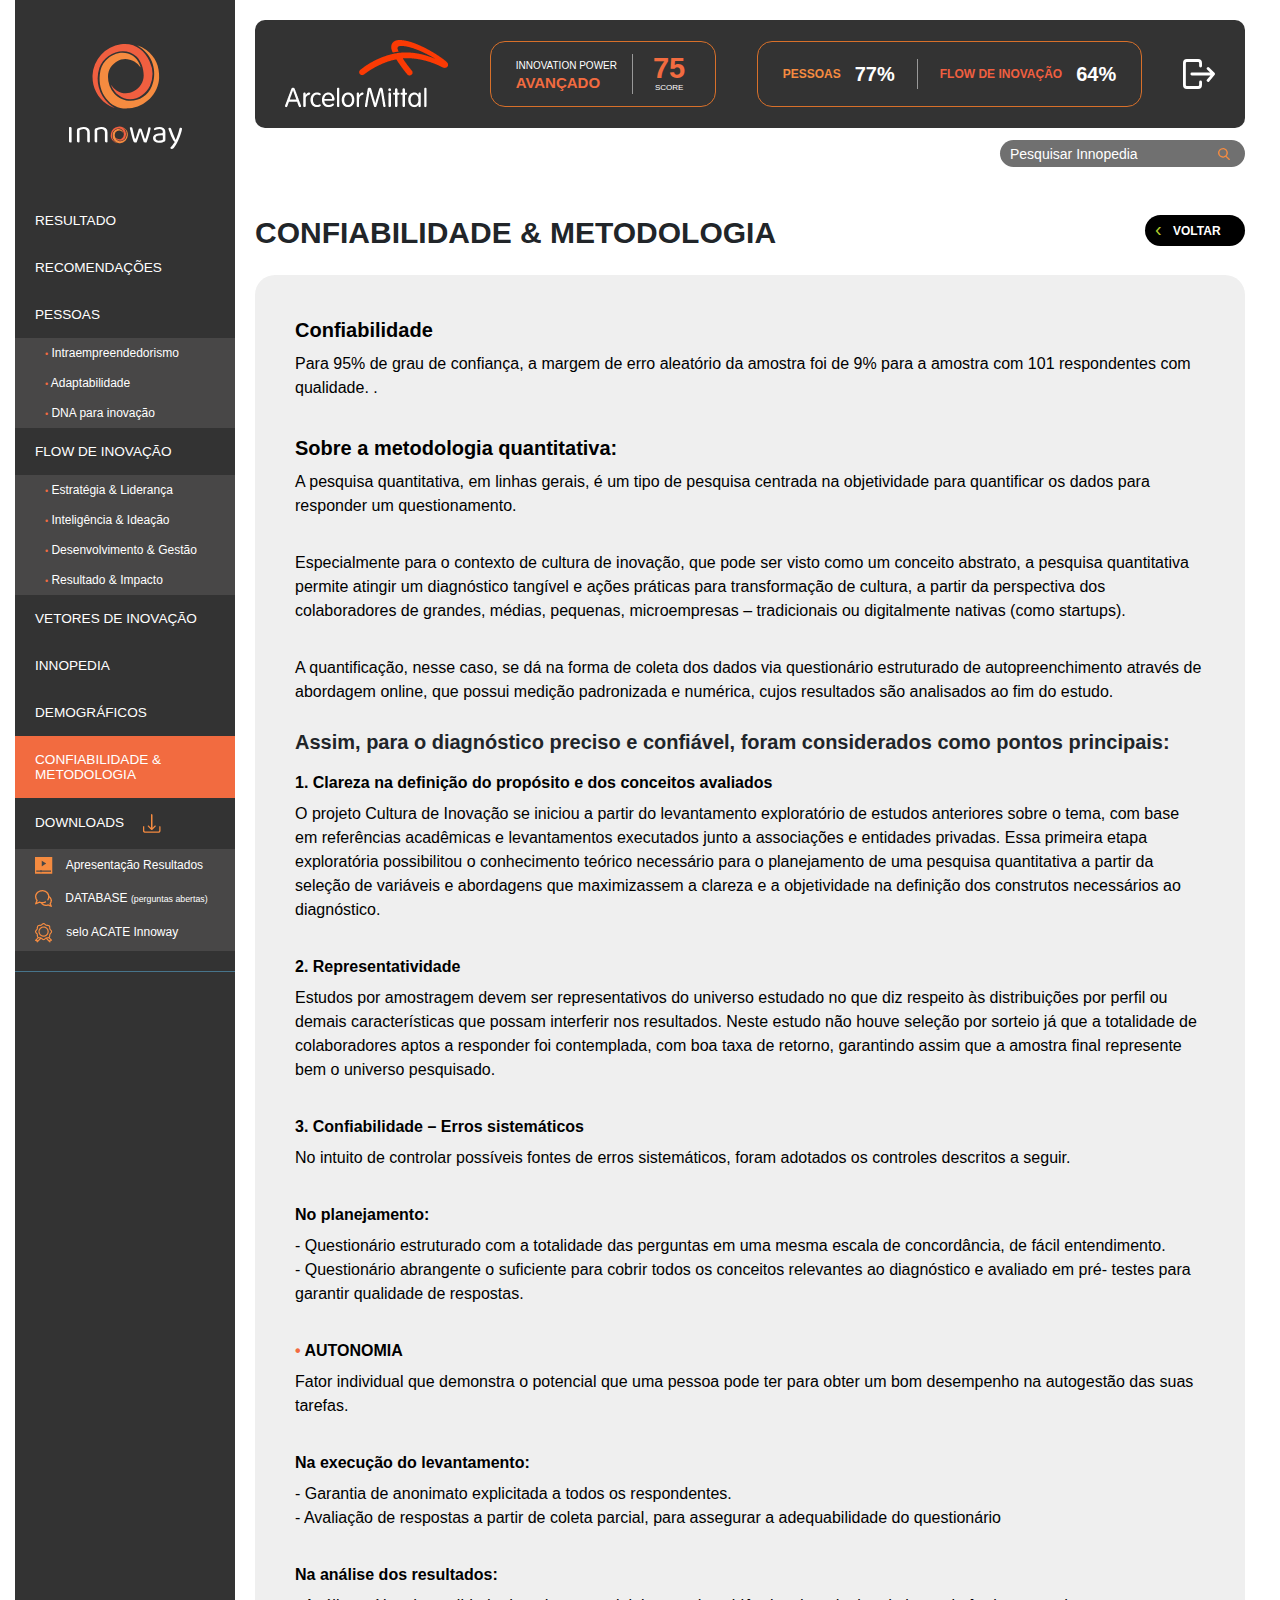
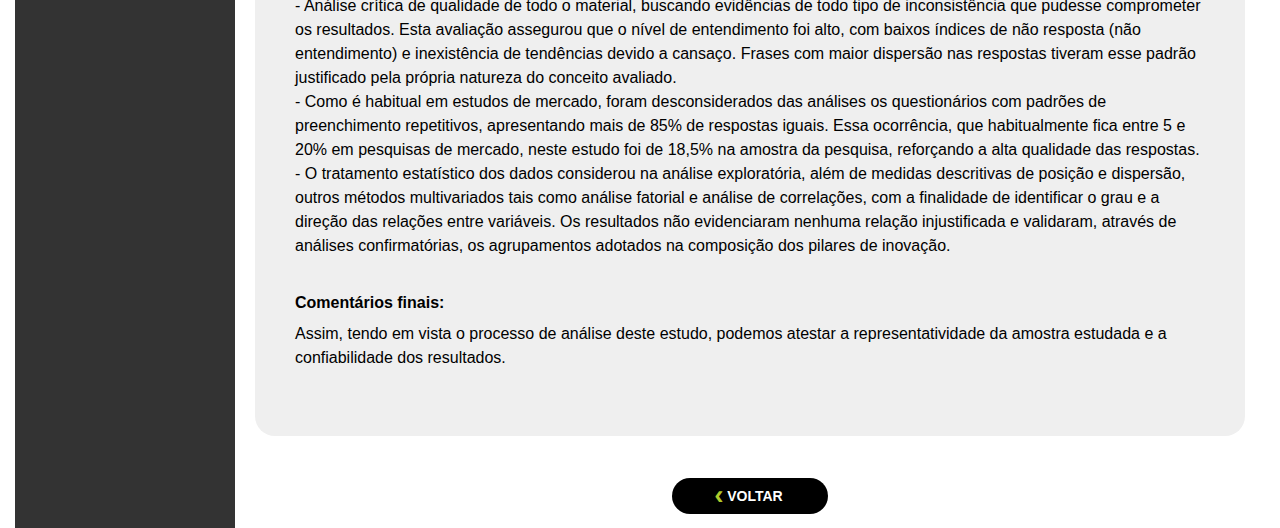
<file: confiabilidade.html>
<!DOCTYPE html>
<html>

<head>
    <meta charset="utf-8">
    <meta name="viewport" content="width=device-width, initial-scale=1.0">
    <meta http-equiv="X-UA-Compatible" content="IE=edge">

    <title>Innoway</title>

    <!-- Our Custom CSS -->
    <link href="https://fonts.googleapis.com/css?family=Montserrat:200,400,500,800" el='stylesheet' type='text/css'>
    <link rel="stylesheet" href="assets/css/style.css">

    <!-- Font Awesome JS -->


</head>

<body class="own-report">

    <div class="container">

        <div class="wrapper">
            <!-- Sidebar Holder -->
            <nav id="sidebar" class="sidebar_r">
                <button class="fechar-menu">×</button>
                <div class="sidebar-header mt-4 mb-2">
                    <a class="center" href="index.html"><img class="logo img-fluid inno" src="assets/imgs/logo.png"><img class="logo img-fluid own" src="assets/imgs/innoway-logo-own.svg"></a>
              
                   
                </div>

            

                <ul class="list-unstyled components">

                    <li>
                        <a href="index.html">RESULTADO</a>
                    </li>

                    <li>
                        <a href="recomendacao.html">RECOMENDAÇÕES</a>
                    </li>


                    <li>
                        <a href="pessoas.html">PESSOAS</a>
                        <ul class="show collapse list-unstyled" id="sub1">
                            <li>
                                <a href="intraempreendedorismo.html"><span>•</span> Intraempreendedorismo</a>
                            </li>
                            <li>
                                <a href="adaptablidade.html"><span>•</span> Adaptabilidade</a>
                            </li>
                            <li>
                                <a href="dia-para-inovacao.html"><span>•</span> DNA para inovação</a>
                            </li>

                        </ul>
                    </li>
                  



                    <li>
                        <a href="flow-inovacao.html" >FLOW DE
                            INOVAÇÃO</a>
                        <ul class="show collapse list-unstyled" id="sub2">
                            <li>
                                <a href="flow-inovacao-estrategia-lideranca.html"><span>•</span> Estratégia & Liderança</a>
                            </li>
                            <li>
                                <a href="flow-inovacao-inteligencia-ideacao.html"><span>•</span> Inteligência & Ideação</a>
                            </li>

                            <li>
                                <a href="flow-inovacao-dev-gestao.html"><span>•</span> Desenvolvimento & Gestão</a>
                            </li>

                            <li>
                                <a href="flow-inovacao-resultado-impacto.html"><span>•</span> Resultado & Impacto</a>
                            </li>

                        </ul>
                    </li>

                    <li>
                        <a href="flow-inovacao-vetores-inovacao.html">VETORES DE INOVAÇÃO</a>
                    </li>


                    <li>
                        <a href="innopedia.html">INNOPEDIA</a>
                    </li>

                    <li>
                        <a href="demograficos.html">DEMOGRÁFICOS</a>
                    </li>

                    <li class="active">
                        <a href="confiabilidade.html">CONFIABILIDADE &
                            METODOLOGIA</a>
                    </li>






                    <li>
                        <a href="#">DOWNLOADS <img src="assets/imgs/down.png" class="ic1 inno"><img src="assets/imgs/down-2.png" class="ic1 own"></a>
                        <ul class="show collapse list-unstyled" id="sub4">
                            <li>
                                <a href="#"><img src="assets/imgs/play.png" class="ic inno"><img src="assets/imgs/play-2.png" class="ic own"> Apresentação Resultados</a>
                            </li>
                            <li>
                                <a href="#"><img src="assets/imgs/chat.png" class="ic inno"><img src="assets/imgs/chat-2.png" class="ic own"> DATABASE <span class="span-bl">(perguntas abertas)</span> </a>
                            </li>
                            <li>
                                <a href="#"><img src="assets/imgs/selo.png" class="ic inno"><img src="assets/imgs/selo-2.png" class="ic own"> selo ACATE Innoway</a>
                            </li>
                        </ul>
                    </li>

                </ul>

            </nav>

            <!-- Page content  -->
            <div id="content">

                <header>

                    <button type="button" id="sidebarCollapse" class="navbar-btn">
                        <span></span>
                        <span></span>
                        <span></span>
                    </button>

                    <div class="search d-xl-none m-3">
                        <input class="field-search pl-1" type="text" placeholder="Pesquisar Innopedia">
                        <button class="lupa"></button>
                    </div>

                    <button class="bt-data">
                        Dados >
                    </button>

                    <div class="header-content">
                        <button class="fechar-h">×</button>



                        <div class="arce">
                            <img src="assets/imgs/arcelormittal.png">
                        </div>

                        <div class="logout-mob">
                            <img onclick="javascript:changeOwner();" src="assets/imgs/logout.svg" alt="">
                        </div>

                        <div class="box-header">
                            <div class="innovation-header">
                                <span>Innovation Power</span>
                                <p>avançado</p>
                            </div>
                            <div class="score-header">
                                <span>75</span>
                                <p>score</p>
                            </div>
                        </div>
                        <div class="box-header">
                            <div class="peaple-header">
                                <span>pessoas</span><span>77%</span>
                            </div>
                            <div class="flow-header">
                                <span>flow de inovação</span><span>64%</span>
                            </div>
                        </div>
                        <div class="logout">
                            <img onclick="javascript:changeOwner();" src="assets/imgs/logout.svg" alt="">
                        </div>
                    </div>
                </header>

                <div class="search d-none d-xl-block text-right">
                    <input class="field-search" type="text" placeholder="Pesquisar Innopedia">
                    <button class="lupa"></button>
                </div>
       
                <div class="titulo text-left mt-5 sec-home ">
                    <h2 class=" p-0 pb-3">CONFIABILIDADE & METODOLOGIA <a onclick="window.history.go(-1); return false;" class="voltar float-right" href=""><span>‹</span>
                                Voltar</a></h2>
                </div>


                <section class="section one txt-confi">
                    <div class="container-text">
                        <div>
                            <p class="text-section-one"></p>

                            <p class="title-text-section-one">Confiabilidade </p>
                            <p class="text-section-one">Para 95% de grau de confiança, a margem de erro aleatório da amostra foi de 9% para a amostra com 
                                101 respondentes com qualidade.
                                
                                .</p>

                            <p class="title-text-section-one">Sobre a metodologia quantitativa:​
                            </p>
                            <p class="text-section-one">
                                
                                A pesquisa quantitativa, em linhas gerais, é um tipo de pesquisa centrada na objetividade para quantificar os 
                                dados para responder um questionamento. ​
                            </p>
                            <p class="text-section-one">   ​
                                Especialmente para o contexto de cultura de inovação, que pode ser visto como um conceito abstrato, a pesquisa 
                                quantitativa permite atingir um diagnóstico tangível e ações práticas para transformação de cultura, a partir da 
                                perspectiva dos colaboradores de grandes, médias, pequenas, microempresas – tradicionais ou digitalmente 
                                nativas (como startups). ​
                            </p>
                            <p class="text-section-one">  ​
                                A quantificação, nesse caso, se dá na forma de coleta dos dados via questionário estruturado 
                                de autopreenchimento através de abordagem online, que possui medição padronizada e numérica, cujos 
                                resultados são analisados ao fim do estudo. ​

                                
                                </p>

                                <h3>
                                    Assim, para o diagnóstico preciso e confiável, foram considerados como pontos principais:​

                                </h3>

                            <p class="title-text-section-one fmin">1. Clareza na definição do propósito e dos conceitos avaliados​</p>
                            <p class="text-section-one">O projeto Cultura de Inovação se iniciou a partir do levantamento exploratório de estudos anteriores sobre o tema, 
                                com base em referências acadêmicas e levantamentos executados junto a associações e entidades privadas. Essa 
                                primeira etapa exploratória possibilitou o conhecimento teórico necessário para o planejamento de uma pesquisa 
                                quantitativa a partir da seleção de variáveis e abordagens que maximizassem a clareza e a objetividade na 
                                definição dos construtos necessários ao diagnóstico.​
                                
                                </p>

                            <p class="title-text-section-one fmin">2. Representatividade​
                            </p>
                            <p class="text-section-one">
                                
                                Estudos por amostragem devem ser representativos do universo estudado no que diz respeito às distribuições 
                                por perfil ou demais características que possam interferir nos resultados. Neste estudo não houve seleção por 
                                sorteio já que a totalidade de colaboradores aptos a responder foi contemplada, com boa 
                                taxa de retorno, garantindo assim que a amostra final represente bem o universo pesquisado.

                                </p>

                            <p class="title-text-section-one fmin">3. Confiabilidade – Erros sistemáticos​</p>
                            <p class="text-section-one">No intuito de controlar possíveis fontes de erros sistemáticos, foram adotados os controles descritos a seguir.​


                            </p>

                            <p class="title-text-section-one fmin">No planejamento:​
                            </p>
                            <p class="text-section-one">- Questionário estruturado com a totalidade das perguntas em uma mesma escala de concordância, de fácil 
                                entendimento.​ <br />
                                - Questionário abrangente o suficiente para cobrir todos os conceitos relevantes ao diagnóstico e avaliado em pré-
                                testes para garantir qualidade de respostas.​
                                </p>

                            <p class="title-text-section-one fmin"><span>•</span> AUTONOMIA</p>
                            <p class="text-section-one">Fator individual que demonstra o potencial que uma pessoa pode ter para obter um bom desempenho na 
                                autogestão das suas tarefas. 
                                ​</p>

                         
                            <p class="title-text-section-one fmin">Na execução do levantamento: ​
                            </p>
                            <p class="text-section-one">
                                - Garantia de anonimato explicitada a todos os respondentes.​ <br />
                                - Avaliação de respostas a partir de coleta parcial, para assegurar a adequabilidade do questionário
                            ​</p>

                            <p class="title-text-section-one fmin">Na análise dos resultados:​ </p>
                            <p class="text-section-one">- Análise crítica de qualidade de todo o material, buscando evidências de todo tipo de inconsistência que pudesse 
                                comprometer os resultados. Esta avaliação assegurou que o nível de entendimento foi alto, com baixos índices de 
                                não resposta (não entendimento) e inexistência de tendências devido a cansaço. Frases com maior dispersão nas 
                                respostas tiveram esse padrão justificado pela própria natureza do conceito avaliado. ​<br />
                                - Como é habitual em estudos de mercado, foram desconsiderados das análises os questionários com padrões de 
                                preenchimento repetitivos, apresentando mais de 85% de respostas iguais. Essa ocorrência, que habitualmente 
                                fica entre 5 e 20% em pesquisas de mercado, neste estudo foi de 18,5% na amostra da pesquisa, reforçando a alta 
                                qualidade das respostas.​ <br />
                                - O tratamento estatístico dos dados considerou na análise exploratória, além de medidas descritivas de posição e 
                                dispersão, outros métodos multivariados tais como análise fatorial e análise de correlações, com a finalidade de 
                                identificar o grau e a direção das relações entre variáveis. Os resultados não evidenciaram nenhuma relação 
                                injustificada e validaram, através de análises confirmatórias, os agrupamentos adotados na composição dos 
                                pilares de inovação.​
                                
                                ​</p>

                            <p class="title-text-section-one fmin">Comentários finais:​
                            </p>
                            <p class="text-section-one">Assim, tendo em vista o processo de análise deste estudo, podemos atestar a representatividade da amostra 
                                estudada e a confiabilidade dos resultados.
                                
                            </p>

                        </div>
                    </div>
                </section>



                <div class="row">
                    <div class="col-lg-12 text-center mt-4">
                        <a onclick="window.history.go(-1); return false;" class="voltar-b" href=""><span>‹</span> Voltar</a>
                    </div>

                </div>

            </div>
        </div>

    </div>

    <!-- jQuery CDN - Slim version (=without AJAX) -->
    <script src="assets/js/jquery-3.3.1.min.js">
    </script>
    <!-- Popper.JS -->
    <script src="https://cdnjs.cloudflare.com/ajax/libs/popper.js/1.14.0/umd/popper.min.js"
        integrity="sha384-cs/chFZiN24E4KMATLdqdvsezGxaGsi4hLGOzlXwp5UZB1LY//20VyM2taTB4QvJ" crossorigin="anonymous">
    </script>
    <!-- Bootstrap JS -->
    <script src="https://stackpath.bootstrapcdn.com/bootstrap/4.1.0/js/bootstrap.min.js"
        integrity="sha384-uefMccjFJAIv6A+rW+L4AHf99KvxDjWSu1z9VI8SKNVmz4sk7buKt/6v9KI65qnm" crossorigin="anonymous">
    </script>
    <script src="assets/js/utils.js" type="text/javascript"></script>
</body>

</html>
</file>
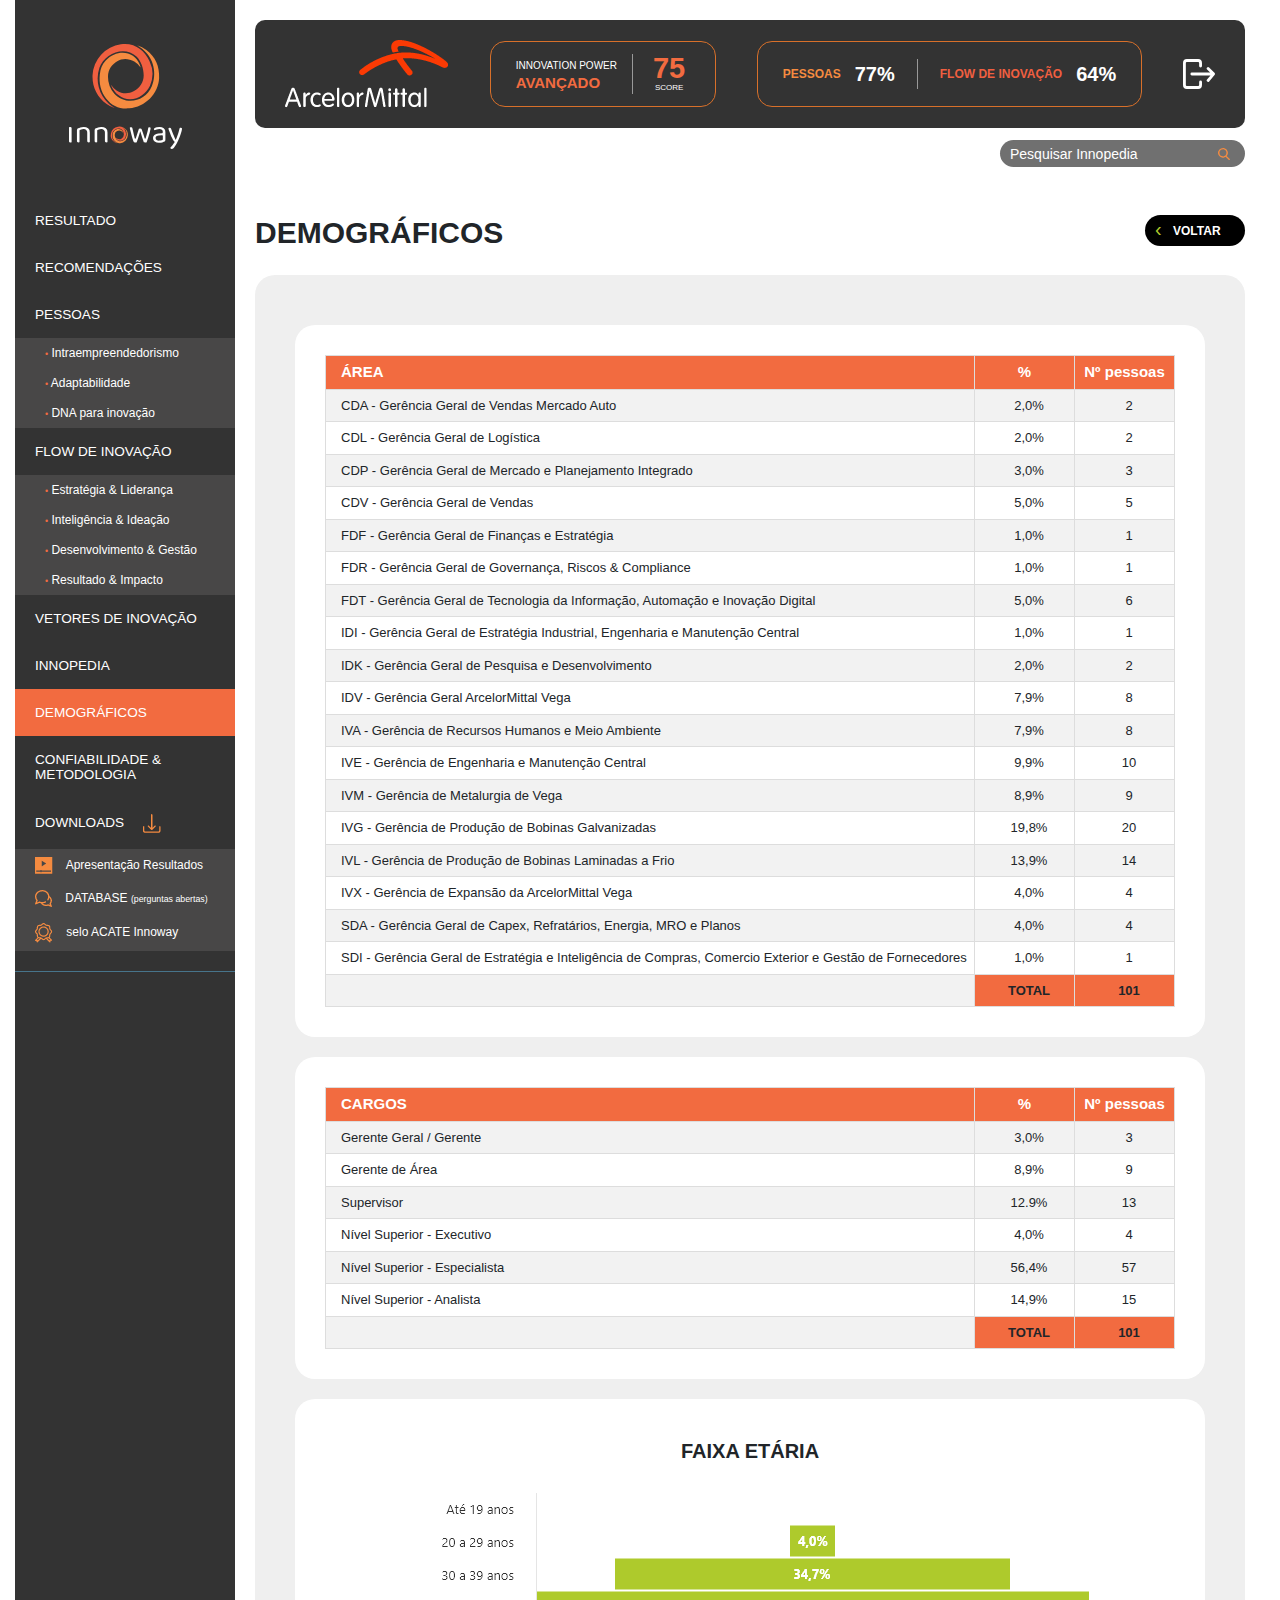
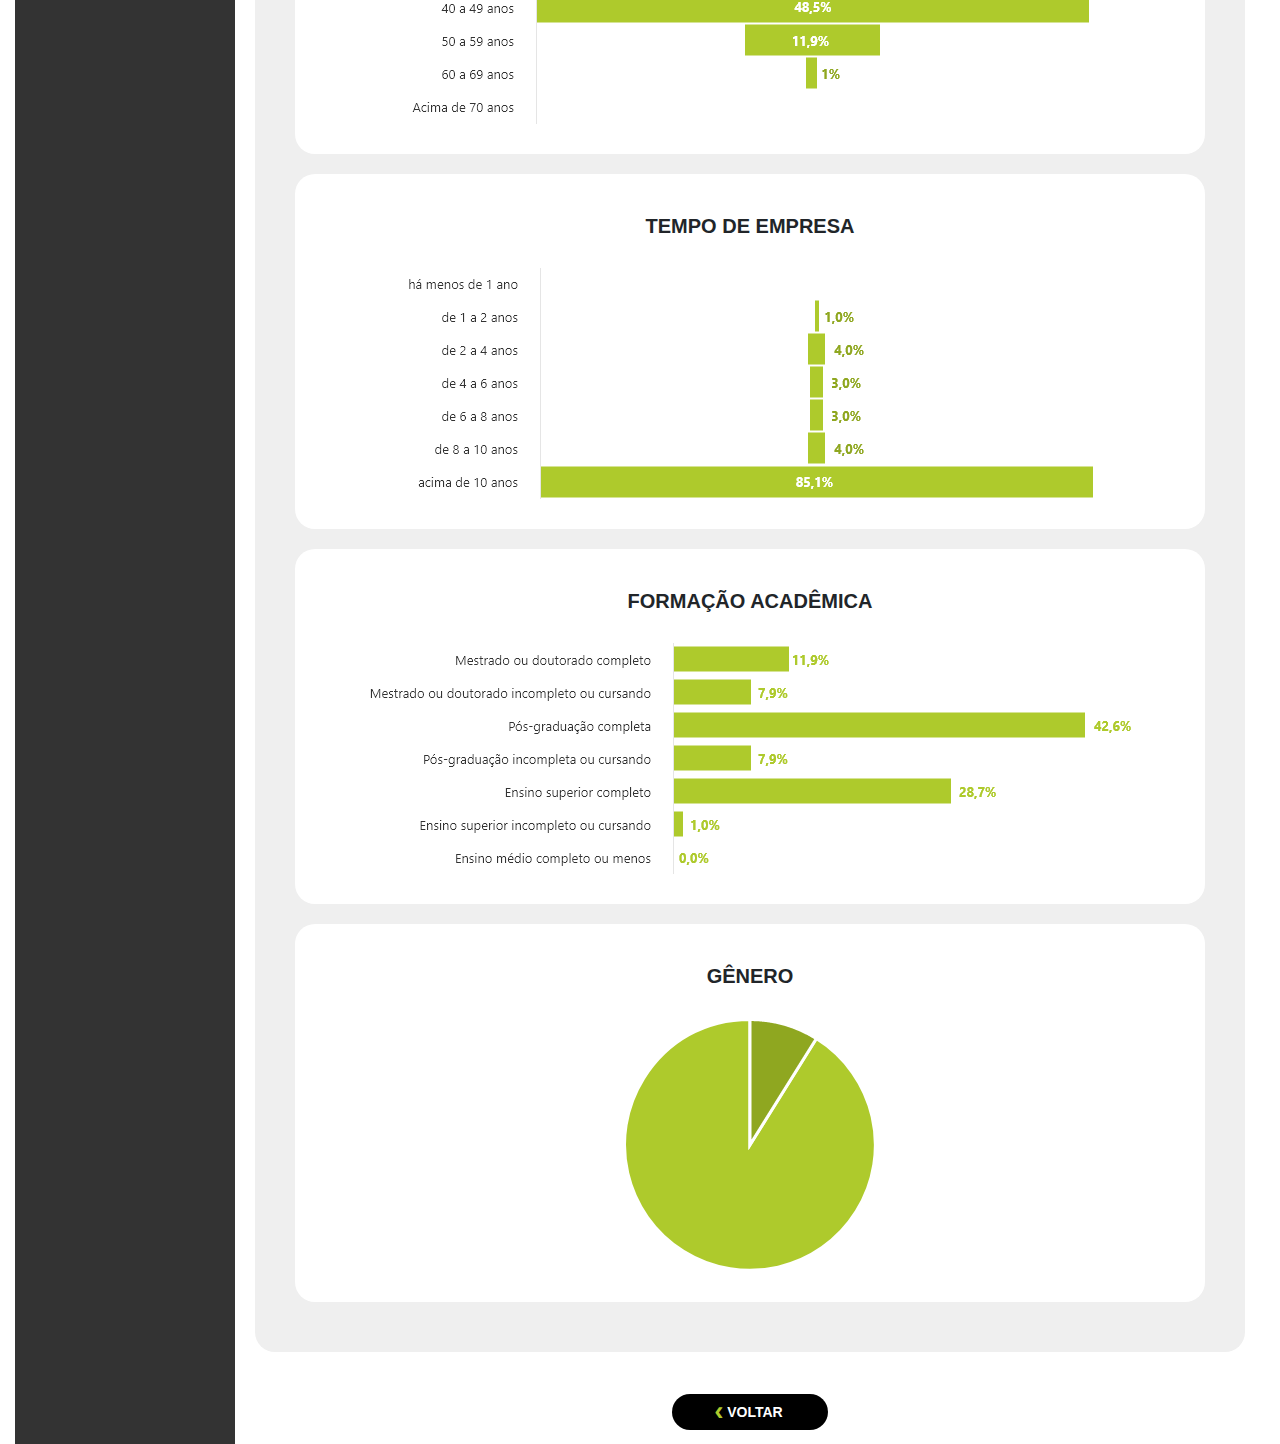
<file: demograficos.html>
<!DOCTYPE html>
<html>

<head>
    <meta charset="utf-8">
    <meta name="viewport" content="width=device-width, initial-scale=1.0">
    <meta http-equiv="X-UA-Compatible" content="IE=edge">

    <title>Innoway</title>

    <!-- Our Custom CSS -->
    <link href="https://fonts.googleapis.com/css?family=Montserrat:200,400,500,800" el='stylesheet' type='text/css'>
    <link rel="stylesheet" href="assets/css/style.css">

    <!-- Font Awesome JS -->


</head>

<body class="own-report">

    <div class="container">

        <div class="wrapper">
     
            
            <nav id="sidebar" class="sidebar_r">
                <button class="fechar-menu">×</button>
                <div class="sidebar-header mt-4 mb-2">
                    <a class="center" href="index.html"><img class="logo img-fluid inno" src="assets/imgs/logo.png"><img class="logo img-fluid own" src="assets/imgs/innoway-logo-own.svg"></a>
              
                   
                </div>

            

                <ul class="list-unstyled components">

                    <li>
                        <a href="index.html">RESULTADO</a>
                    </li>

                    <li>
                        <a href="recomendacao.html">RECOMENDAÇÕES</a>
                    </li>


                    <li>
                        <a href="pessoas.html">PESSOAS</a>
                        <ul class="show collapse list-unstyled" id="sub1">
                            <li>
                                <a href="intraempreendedorismo.html"><span>•</span> Intraempreendedorismo</a>
                            </li>
                            <li>
                                <a href="adaptablidade.html"><span>•</span> Adaptabilidade</a>
                            </li>
                            <li>
                                <a href="dia-para-inovacao.html"><span>•</span> DNA para inovação</a>
                            </li>

                        </ul>
                    </li>
                  



                    <li>
                        <a href="flow-inovacao.html" >FLOW DE
                            INOVAÇÃO</a>
                        <ul class="show collapse list-unstyled" id="sub2">
                            <li>
                                <a href="flow-inovacao-estrategia-lideranca.html"><span>•</span> Estratégia & Liderança</a>
                            </li>
                            <li>
                                <a href="flow-inovacao-inteligencia-ideacao.html"><span>•</span> Inteligência & Ideação</a>
                            </li>

                            <li>
                                <a href="flow-inovacao-dev-gestao.html"><span>•</span> Desenvolvimento & Gestão</a>
                            </li>

                            <li>
                                <a href="flow-inovacao-resultado-impacto.html"><span>•</span> Resultado & Impacto</a>
                            </li>

                        </ul>
                    </li>

                    <li>
                        <a href="flow-inovacao-vetores-inovacao.html">VETORES DE INOVAÇÃO</a>
                    </li>


                    <li>
                        <a href="innopedia.html">INNOPEDIA</a>
                    </li>

                    <li class="active">
                        <a href="demograficos.html">DEMOGRÁFICOS</a>
                    </li>

                    <li>
                        <a href="confiabilidade.html">CONFIABILIDADE &
                            METODOLOGIA</a>
                    </li>






                    <li>
                        <a href="#">DOWNLOADS <img src="assets/imgs/down.png" class="ic1 inno"><img src="assets/imgs/down-2.png" class="ic1 own"></a>
                        <ul class="show collapse list-unstyled" id="sub4">
                            <li>
                                <a href="#"><img src="assets/imgs/play.png" class="ic inno"><img src="assets/imgs/play-2.png" class="ic own"> Apresentação Resultados</a>
                            </li>
                            <li>
                                <a href="#"><img src="assets/imgs/chat.png" class="ic inno"><img src="assets/imgs/chat-2.png" class="ic own"> DATABASE <span class="span-bl">(perguntas abertas)</span> </a>
                            </li>
                            <li>
                                <a href="#"><img src="assets/imgs/selo.png" class="ic inno"><img src="assets/imgs/selo-2.png" class="ic own"> selo ACATE Innoway</a>
                            </li>
                        </ul>
                    </li>

                </ul>

            </nav>

            <!-- Page content  -->
            <div id="content">

                <header>

                    <button type="button" id="sidebarCollapse" class="navbar-btn">
                        <span></span>
                        <span></span>
                        <span></span>
                    </button>

                    <div class="search d-xl-none m-3">
                        <input class="field-search pl-1" type="text" placeholder="Pesquisar Innopedia">
                        <button class="lupa"></button>
                    </div>

                    <button class="bt-data">
                        Dados >
                    </button>

                    <div class="header-content">
                        <button class="fechar-h">×</button>



                        <div class="arce">
                            <img src="assets/imgs/arcelormittal.png">
                        </div>

                        <div class="logout-mob">
                            <img onclick="javascript:changeOwner();" src="assets/imgs/logout.svg" alt="">
                        </div>

                        <div class="box-header">
                            <div class="innovation-header">
                                <span>Innovation Power</span>
                                <p>avançado</p>
                            </div>
                            <div class="score-header">
                                <span>75</span>
                                <p>score</p>
                            </div>
                        </div>
                        <div class="box-header">
                            <div class="peaple-header">
                                <span>pessoas</span><span>77%</span>
                            </div>
                            <div class="flow-header">
                                <span>flow de inovação</span><span>64%</span>
                            </div>
                        </div>
                        <div class="logout">
                            <img onclick="javascript:changeOwner();" src="assets/imgs/logout.svg" alt="">
                        </div>
                    </div>
                </header>

                <div class="search d-none d-xl-block text-right">
                    <input class="field-search" type="text" placeholder="Pesquisar Innopedia">
                    <button class="lupa"></button>
                </div>
       
                <div class="titulo text-left mt-5 sec-home ">
                    <h2 class=" p-0 pb-3">DEMOGRÁFICOS <a onclick="window.history.go(-1); return false;" class="voltar float-right" href=""><span>‹</span>
                                Voltar</a></h2>
                </div>


                <section class="section one content-table ">
                    
                    <div class="tables">
                        <table id="customers">
                            <tr>
                              <th>ÁREA</th>
                              <th align="center" width="100">%</th>
                              <th align="center" width="100">Nº pessoas</th>
                            </tr>
                            <tr>
                              <td>CDA - Gerência Geral de Vendas Mercado Auto</td>
                              <td align="center">2,0%</td>
                              <td align="center">2</td>
                            </tr>
                            <tr>
                              <td>CDL - Gerência Geral de Logística</td>
                              <td align="center">2,0%</td>
                              <td align="center">2</td>
                            </tr>
                            <tr>
                              <td>CDP - Gerência Geral de Mercado e Planejamento Integrado</td>
                              <td align="center">3,0%</td>
                              <td align="center">3</td>
                            </tr>
                            <tr>
                              <td>CDV - Gerência Geral de Vendas</td>
                              <td align="center">5,0%</td>
                              <td align="center">5</td>
                            </tr>
                            <tr>
                              <td>FDF - Gerência Geral de Finanças e Estratégia</td>
                              <td align="center">1,0%</td>
                              <td align="center">1</td>
                            </tr>
                            <tr>
                              <td>FDR - Gerência Geral de Governança, Riscos & Compliance</td>
                              <td align="center">1,0%</td>
                              <td align="center">1</td>
                            </tr>
                            <tr>
                              <td>FDT - Gerência Geral de Tecnologia da Informação, Automação e Inovação Digital</td>
                              <td align="center">5,0%</td>
                              <td align="center">6</td>
                            </tr>
                            <tr>
                              <td>IDI - Gerência Geral de Estratégia Industrial, Engenharia e Manutenção Central</td>
                              <td align="center">1,0%</td>
                              <td align="center">1</td>
                            </tr>
                            <tr>
                              <td>IDK - Gerência Geral de Pesquisa e Desenvolvimento</td>
                              <td align="center">2,0%</td>
                              <td align="center">2</td>
                            </tr>
                            <tr>
                              <td>IDV - Gerência Geral ArcelorMittal Vega</td>
                              <td align="center">7,9%</td>
                              <td align="center">8</td>
                            </tr>
                            
                                   <tr>
                              <td>IVA - Gerência de Recursos Humanos e Meio Ambiente</td>
                              <td align="center">7,9%</td>
                              <td align="center">8</td>
                            </tr>
                            
                                   <tr>
                              <td>IVE - Gerência de Engenharia e Manutenção Central</td>
                              <td align="center">9,9%</td>
                              <td align="center">10</td>
                            </tr>
                            
                                   <tr>
                              <td>IVM - Gerência de Metalurgia de Vega</td>
                              <td align="center">8,9%</td>
                              <td align="center">9</td>
                            </tr>
                            
                                   <tr>
                              <td>IVG - Gerência de Produção de Bobinas Galvanizadas</td>
                              <td align="center">19,8%</td>
                              <td align="center">20</td>
                            </tr>
                            
                                   <tr>
                              <td>IVL - Gerência de Produção de Bobinas Laminadas a Frio</td>
                              <td align="center">13,9%</td>
                              <td align="center">14</td>
                            </tr>
                            
                                   <tr>
                              <td>IVX - Gerência de Expansão da ArcelorMittal Vega</td>
                              <td align="center">4,0%</td>
                              <td align="center">4</td>
                            </tr>
                            
                                   <tr>
                              <td>SDA - Gerência Geral de Capex, Refratários, Energia, MRO e Planos</td>
                              <td align="center">4,0%</td>
                              <td align="center">4</td>
                            </tr>
                            
                            <tr>
                              <td>SDI - Gerência Geral de Estratégia e Inteligência de Compras, Comercio Exterior e Gestão de Fornecedores</td>
                              <td align="center">1,0%</td>
                              <td align="center">1</td>
                            </tr>

                            <tr>
                                <td> </td>
                                <td class="tdc" align="center">TOTAL</td>
                                <td class="tdc" align="center">101</td>
                              </tr>
                          </table>  
                    </div>

                    <div class="tables">
                        <table id="customers">
                            <tr>
                              <th> CARGOS</th>
                              <th align="center" width="100">%</th>
                              <th align="center" width="100">Nº pessoas</th>
                            </tr>
                            <tr>
                              <td>Gerente Geral / Gerente</td>
                              <td align="center">3,0%</td>
                              <td align="center">3</td>
                            </tr>
                            <tr>
                              <td>Gerente de Área</td>
                              <td align="center">8,9%</td>
                              <td align="center">9</td>
                            </tr>
                            <tr>
                              <td>Supervisor</td>
                              <td align="center">12.9%</td>
                              <td align="center">13</td>
                            </tr>
                            <tr>
                              <td>Nível Superior - Executivo</td>
                              <td align="center">4,0%</td>
                              <td align="center">4</td>
                            </tr>
                            <tr>
                              <td>Nível Superior - Especialista</td>
                              <td align="center">56,4%</td>
                              <td align="center">57</td>
                            </tr>
                            <tr>
                              <td>Nível Superior - Analista</td>
                              <td align="center">14,9%</td>
                              <td align="center">15</td>
                            </tr>
                            
                            <tr>
                                <td> </td>
                                <td class="tdc" align="center">TOTAL</td>
                                <td class="tdc" align="center">101</td>
                              </tr>
                          </table>  
                    </div>

                    <div class="tables text-center">
                        <h2>FAIXA ETÁRIA</h2>
                      <img src="assets/graficos/grafic1.png" class="img-fluid">
                    </div>

                    <div class="tables text-center">
                        <h2>TEMPO DE EMPRESA</h2>
                        <img src="assets/graficos/grafic2.png" class="img-fluid">
                      </div>

                      <div class="tables text-center">
                        <h2>FORMAÇÃO ACADÊMICA</h2>
                        <img src="assets/graficos/grafic3.png" class="img-fluid">
                      </div>

                      <div class="tables text-center">
                        <h2>GÊNERO</h2>
                        <img src="assets/graficos/grafic4.png" class="img-fluid">
                      </div>
                </section>



                <div class="row">
                    <div class="col-lg-12 text-center mt-4">
                        <a onclick="window.history.go(-1); return false;" class="voltar-b" href=""><span>‹</span> Voltar</a>
                    </div>

                </div>

            </div>
        </div>

    </div>

    <!-- jQuery CDN - Slim version (=without AJAX) -->
    <script src="assets/js/jquery-3.3.1.min.js">
    </script>
    <!-- Popper.JS -->
    <script src="https://cdnjs.cloudflare.com/ajax/libs/popper.js/1.14.0/umd/popper.min.js"
        integrity="sha384-cs/chFZiN24E4KMATLdqdvsezGxaGsi4hLGOzlXwp5UZB1LY//20VyM2taTB4QvJ" crossorigin="anonymous">
    </script>
    <!-- Bootstrap JS -->
    <script src="https://stackpath.bootstrapcdn.com/bootstrap/4.1.0/js/bootstrap.min.js"
        integrity="sha384-uefMccjFJAIv6A+rW+L4AHf99KvxDjWSu1z9VI8SKNVmz4sk7buKt/6v9KI65qnm" crossorigin="anonymous">
    </script>
    <script src="assets/js/utils.js" type="text/javascript"></script>
</body>

</html>
</file>
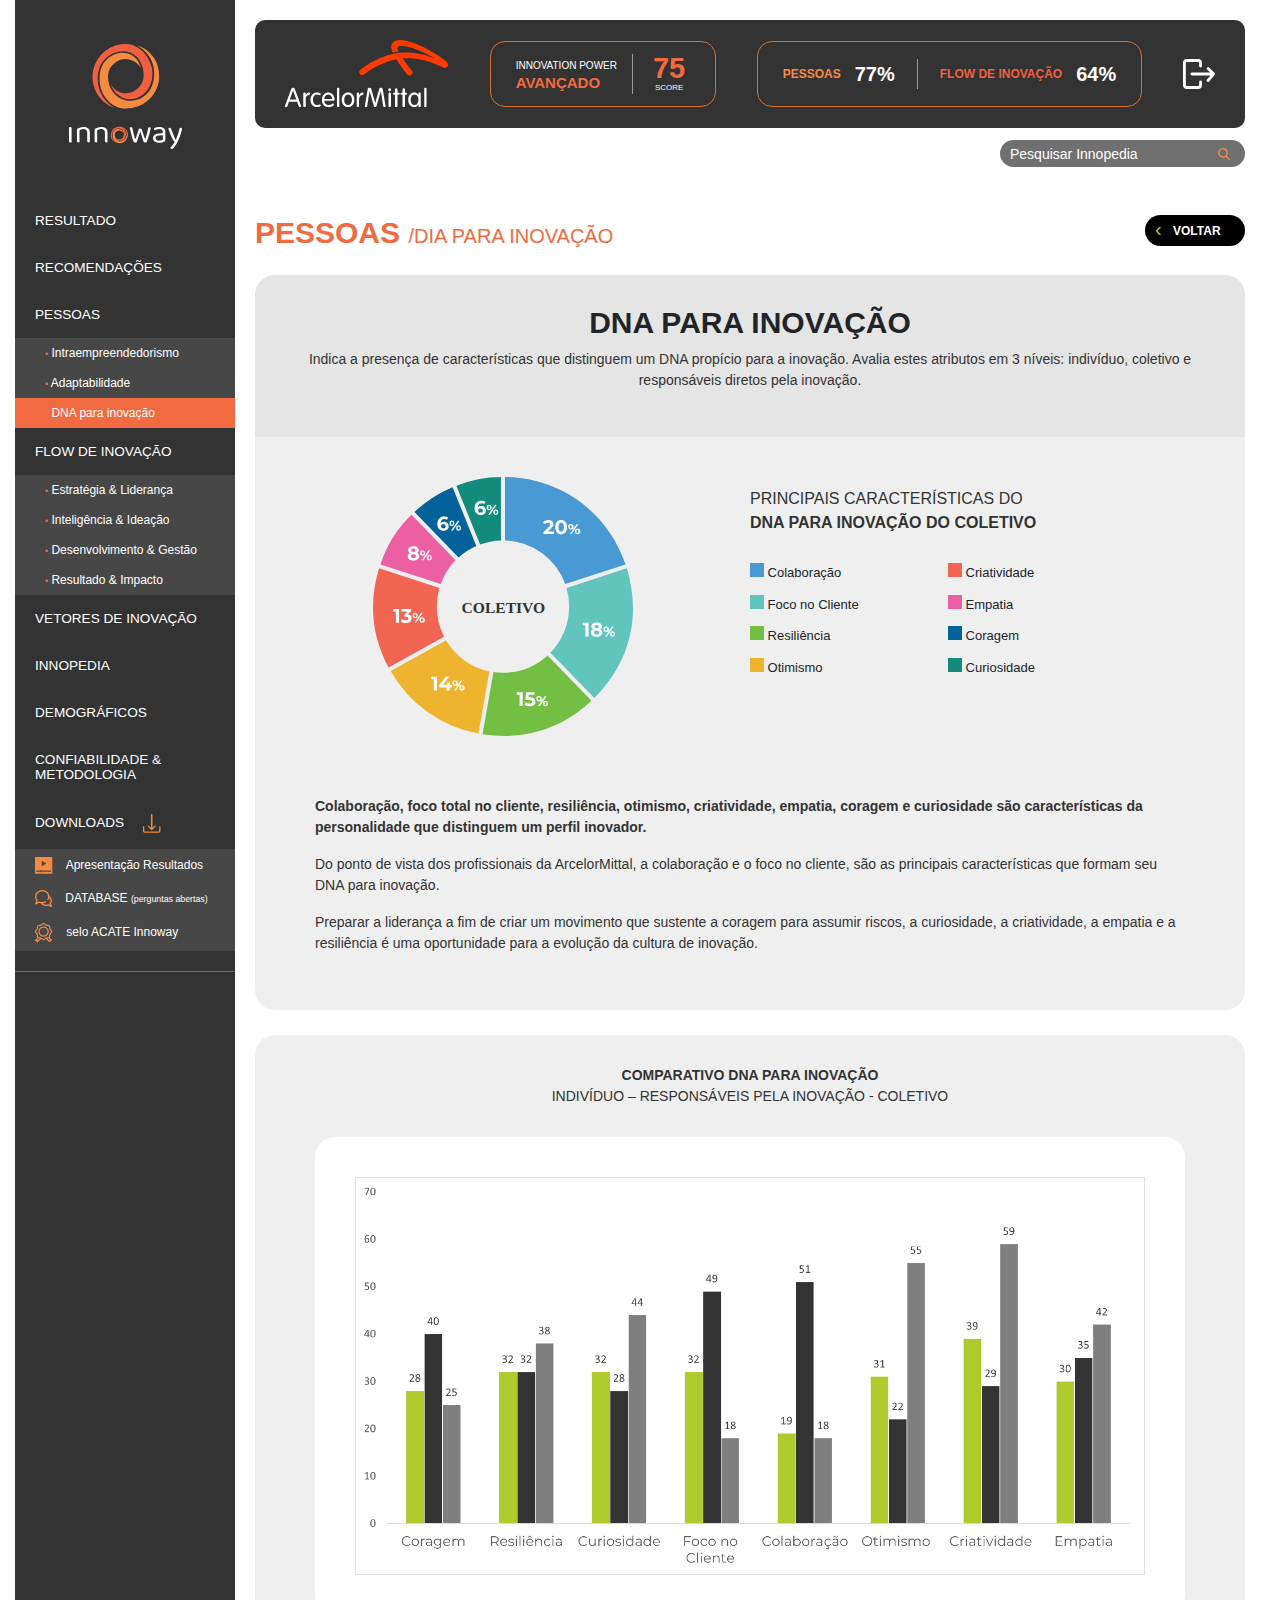
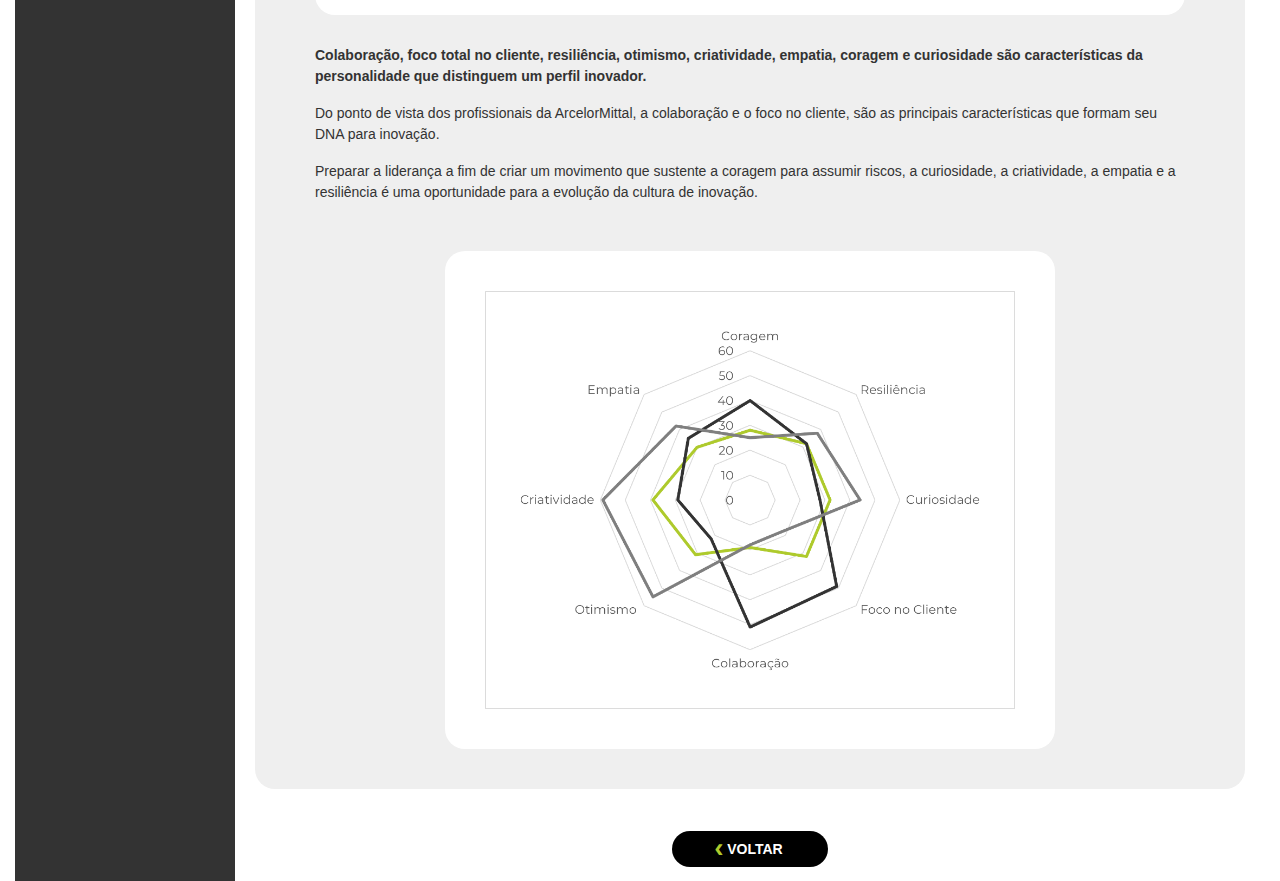
<file: dia-para-inovacao.html>
<!DOCTYPE html>
<html>

<head>
    <meta charset="utf-8">
    <meta name="viewport" content="width=device-width, initial-scale=1.0">
    <meta http-equiv="X-UA-Compatible" content="IE=edge">

    <title>Innoway</title>

    <!-- Our Custom CSS -->
    <link href="https://fonts.googleapis.com/css?family=Montserrat:200,400,500,800" el='stylesheet' type='text/css'>
    <link rel="stylesheet" href="assets/css/style.css">

    <!-- Font Awesome JS -->


</head>

<body class="own-report">

    <div class="container">

        <div class="wrapper">
            <!-- Sidebar Holder -->
            <nav id="sidebar" class="sidebar_r">
                <button class="fechar-menu">×</button>
                <div class="sidebar-header mt-4 mb-2">
                    <a class="center" href="index.html"><img class="logo img-fluid inno" src="assets/imgs/logo.png"><img class="logo img-fluid own" src="assets/imgs/innoway-logo-own.svg"></a>
              
                   
                </div>

            

                <ul class="list-unstyled components">

                    <li>
                        <a href="index.html">RESULTADO</a>
                    </li>

                    <li>
                        <a href="recomendacao.html">RECOMENDAÇÕES</a>
                    </li>


                    <li>
                        <a href="pessoas.html">PESSOAS</a>
                        <ul class="show collapse list-unstyled" id="sub1">
                            <li>
                                <a href="intraempreendedorismo.html"><span>•</span> Intraempreendedorismo</a>
                            </li>
                            <li>
                                <a href="adaptablidade.html"><span>•</span> Adaptabilidade</a>
                            </li>
                            <li class="active">
                                <a href="dia-para-inovacao.html"><span>•</span> DNA para inovação</a>
                            </li>

                        </ul>
                    </li>
                  



                    <li>
                        <a href="flow-inovacao.html" >FLOW DE
                            INOVAÇÃO</a>
                        <ul class="show collapse list-unstyled" id="sub2">
                            <li>
                                <a href="flow-inovacao-estrategia-lideranca.html"><span>•</span> Estratégia & Liderança</a>
                            </li>
                            <li>
                                <a href="flow-inovacao-inteligencia-ideacao.html"><span>•</span> Inteligência & Ideação</a>
                            </li>

                            <li>
                                <a href="flow-inovacao-dev-gestao.html"><span>•</span> Desenvolvimento & Gestão</a>
                            </li>

                            <li>
                                <a href="flow-inovacao-resultado-impacto.html"><span>•</span> Resultado & Impacto</a>
                            </li>

                        </ul>
                    </li>

                    <li>
                        <a href="flow-inovacao-vetores-inovacao.html">VETORES DE INOVAÇÃO</a>
                    </li>


                    <li>
                        <a href="innopedia.html">INNOPEDIA</a>
                    </li>

                    <li>
                        <a href="demograficos.html">DEMOGRÁFICOS</a>
                    </li>

                    <li>
                        <a href="confiabilidade.html">CONFIABILIDADE &
                            METODOLOGIA</a>
                    </li>






                    <li>
                        <a href="#">DOWNLOADS <img src="assets/imgs/down.png" class="ic1 inno"><img src="assets/imgs/down-2.png" class="ic1 own"></a>
                        <ul class="show collapse list-unstyled" id="sub4">
                            <li>
                                <a href="#"><img src="assets/imgs/play.png" class="ic inno"><img src="assets/imgs/play-2.png" class="ic own"> Apresentação Resultados</a>
                            </li>
                            <li>
                                <a href="#"><img src="assets/imgs/chat.png" class="ic inno"><img src="assets/imgs/chat-2.png" class="ic own"> DATABASE <span class="span-bl">(perguntas abertas)</span> </a>
                            </li>
                            <li>
                                <a href="#"><img src="assets/imgs/selo.png" class="ic inno"><img src="assets/imgs/selo-2.png" class="ic own"> selo ACATE Innoway</a>
                            </li>
                        </ul>
                    </li>

                </ul>

            </nav>
            <!-- Page content  -->
            <div id="content">

                <header>

                    <button type="button" id="sidebarCollapse" class="navbar-btn">
                        <span></span>
                        <span></span>
                        <span></span>
                    </button>

                    <div class="search d-xl-none m-3">
                        <input class="field-search pl-1" type="text" placeholder="Pesquisar Innopedia">
                        <button class="lupa"></button>
                    </div>

                    <button class="bt-data">
                        Dados >
                    </button>

                    <div class="header-content">
                        <button class="fechar-h">×</button>



                        <div class="arce">
                            <img src="assets/imgs/arcelormittal.png">
                        </div>

                        <div class="logout-mob">
                            <img onclick="javascript:changeOwner();" src="assets/imgs/logout.svg" alt="">
                        </div>

                        <div class="box-header">
                            <div class="innovation-header">
                                <span>Innovation Power</span>
                                <p>avançado</p>
                            </div>
                            <div class="score-header">
                                <span>75</span>
                                <p>score</p>
                            </div>
                        </div>
                        <div class="box-header">
                            <div class="peaple-header">
                                <span>pessoas</span><span>77%</span>
                            </div>
                            <div class="flow-header">
                                <span>flow de inovação</span><span>64%</span>
                            </div>
                        </div>
                        <div class="logout">
                            <img onclick="javascript:changeOwner();" src="assets/imgs/logout.svg" alt="">
                        </div>
                    </div>
                </header>

                <div class="search d-none d-xl-block text-right">
                    <input class="field-search" type="text" placeholder="Pesquisar Innopedia">
                    <button class="lupa"></button>
                </div>
                <section class="sec-home green-tit">
                    <div class="titulo text-left mt-5">
                        <h2 class=" p-0 pb-3">PESSOAS <span>/dia para inovação</span> <a onclick="window.history.go(-1); return false;" class="voltar float-right" href=""><span>‹</span>
                                Voltar</a></h2>
                    </div>

                </section>

          
      
                <section class="section dia">
                    <div class="content-gray">
                        <h2>DNA PARA INOVAÇÃO</h2>

                        <p>
                            Indica a presença de características que distinguem um DNA propício para a inovação. Avalia estes 
                            atributos em 3 níveis: indivíduo, coletivo e responsáveis diretos pela inovação.
                        </p>
                              
                    </div>

                    <div class="content-pizza">
                        <div class="grafic-pizza">
                            <img src="assets/imgs/grafico-coletivo.svg" width="300">
                        </div>
    
                        <div class="dna-list">                            
                            <p>
                                PRINCIPAIS CARACTERÍSTICAS DO <br />
                                <strong>DNA PARA INOVAÇÃO DO COLETIVO</strong>
                            </p>
                            <ul>
                                <li><span class="blu"></span> Colaboração</li>
                                <li><span class="blue-2"></span> Foco no Cliente</li>
                                <li><span class="green"></span> Resiliência</li>
                                <li><span class="yellow"></span> Otimismo</li>
                            </ul>
    
                            <ul>
                                <li><span class="red"></span> Criatividade</li>
                                <li><span class="ros"></span> Empatia</li>
                                <li><span class="blu-e"></span> Coragem</li>
                                <li><span class="green-2"></span> Curiosidade</li>
                            </ul>
                        </div>
                    </div>

                    <div class="txt-pizza">
                        <p>
                            <strong>
                                Colaboração, foco total no cliente, resiliência, otimismo, criatividade, empatia, coragem e curiosidade
                                são características da personalidade que distinguem um perfil inovador.
                            </strong>
                        </p>
                        <p>
                            Do ponto de vista dos profissionais da ArcelorMittal, a colaboração e o foco no cliente, são as principais 
                            características que formam seu DNA para inovação.                      
                        </p> 
                        <p>
                            Preparar a liderança a fim de criar um movimento que sustente a coragem para assumir riscos, a curiosidade, a 
                            criatividade, a empatia e a resiliência é uma oportunidade para a evolução da cultura de inovação.
                        </p>

                    </div> 
                </section>


                <section class="section dia">                

                    <div class="txt-pizza mt-0">
                        <p class="text-center">
                            <strong>COMPARATIVO DNA PARA INOVAÇÃO</strong> <br />
                            INDIVÍDUO – RESPONSÁVEIS PELA INOVAÇÃO - COLETIVO
                        </p>

                        <div class="div-charts">
                            <img src="assets/graficos/Barras/barras_ACATE_cinza@2x.png" class="img-fluid" />
                        
                            
                        </div>
                              
                        <p>
                            <strong>
                                Colaboração, foco total no cliente, resiliência, otimismo, criatividade, empatia, coragem e curiosidade
                                são características da personalidade que distinguem um perfil inovador.
                            </strong>
                        </p>
                        <p>
                            Do ponto de vista dos profissionais da ArcelorMittal, a colaboração e o foco no cliente, são as principais 
                            características que formam seu DNA para inovação.                      
                        </p> 
                        <p>
                            Preparar a liderança a fim de criar um movimento que sustente a coragem para assumir riscos, a curiosidade, a 
                            criatividade, a empatia e a resiliência é uma oportunidade para a evolução da cultura de inovação.
                        </p>

                        <div class="div-charts wg mt-5">
                            <img src="assets/graficos/spider/aranha_ACATE_cinza@2x.png" class="img-fluid" />
                        
                            
                        </div>

                    </div> 
                </section>



                <div class="row">
                    <div class="col-lg-12 text-center mt-4">
                        <a onclick="window.history.go(-1); return false;" class="voltar-b" href=""><span>‹</span> Voltar</a>
                    </div>

                </div>

            </div>
        </div>

    </div>

    <!-- jQuery CDN - Slim version (=without AJAX) -->
    <script src="assets/js/jquery-3.3.1.min.js">
    </script>
    <!-- Popper.JS -->
    <script src="https://cdnjs.cloudflare.com/ajax/libs/popper.js/1.14.0/umd/popper.min.js"
        integrity="sha384-cs/chFZiN24E4KMATLdqdvsezGxaGsi4hLGOzlXwp5UZB1LY//20VyM2taTB4QvJ" crossorigin="anonymous">
    </script>
    <!-- Bootstrap JS -->
    <script src="https://stackpath.bootstrapcdn.com/bootstrap/4.1.0/js/bootstrap.min.js"
        integrity="sha384-uefMccjFJAIv6A+rW+L4AHf99KvxDjWSu1z9VI8SKNVmz4sk7buKt/6v9KI65qnm" crossorigin="anonymous">
    </script>
    <script src="assets/js/utils.js" type="text/javascript"></script>
</body>

</html>
</file>
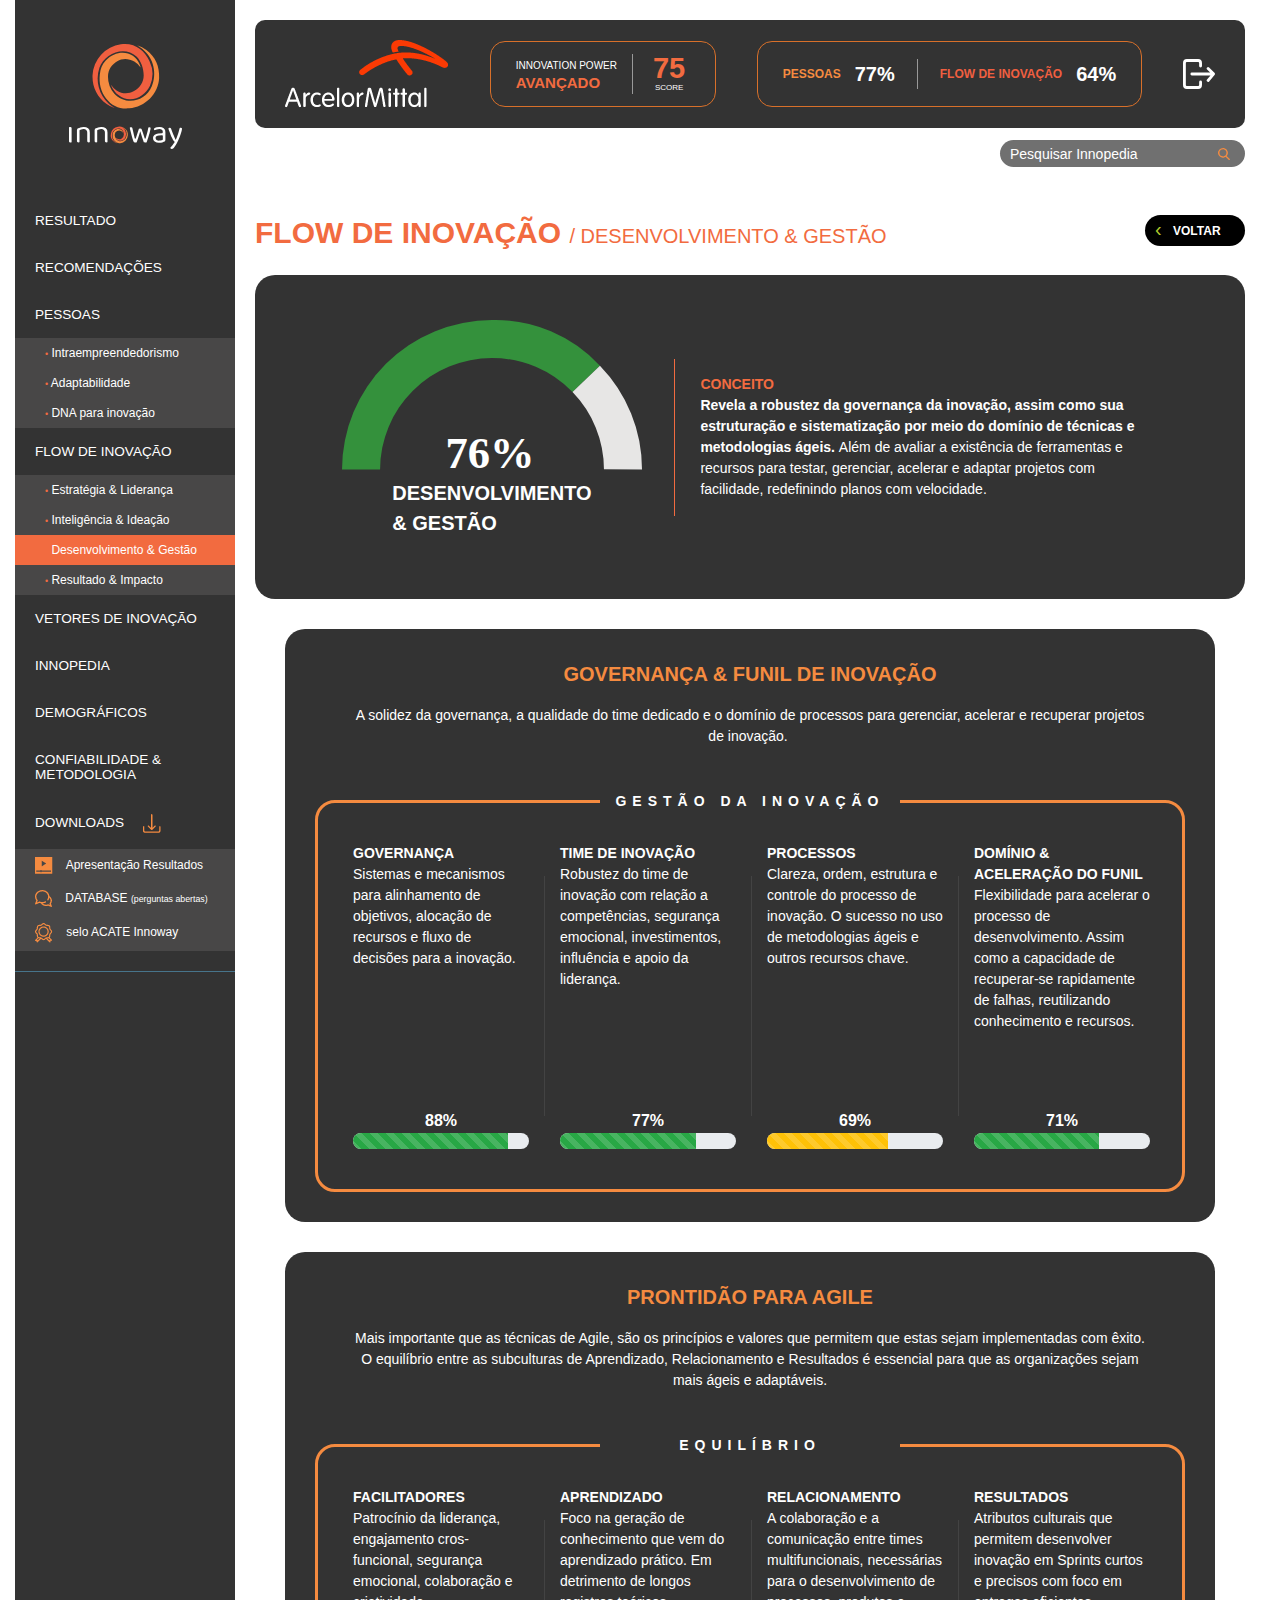
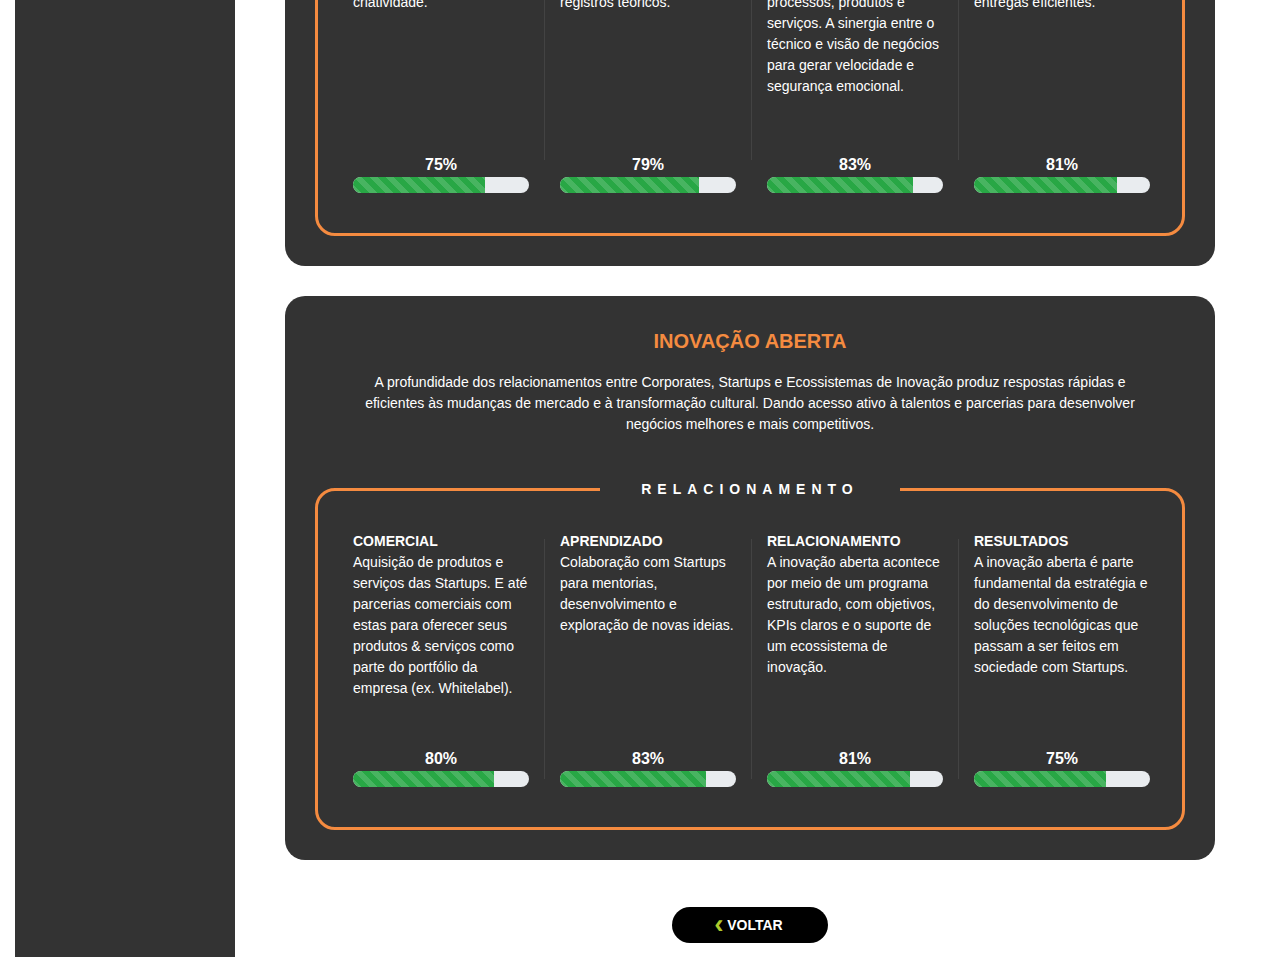
<file: flow-inovacao-dev-gestao.html>
<!DOCTYPE html>
<html>

<head>
    <meta charset="utf-8">
    <meta name="viewport" content="width=device-width, initial-scale=1.0">
    <meta http-equiv="X-UA-Compatible" content="IE=edge">

    <title>Innoway</title>

    <!-- Our Custom CSS -->
    <link href="https://fonts.googleapis.com/css?family=Montserrat:200,400,500,800" el='stylesheet' type='text/css'>
    <link rel="stylesheet" href="assets/css/style.css">

    <!-- Font Awesome JS -->


</head>

<body class="own-report">

    <div class="container">

        <div class="wrapper">
            <!-- Sidebar Holder -->
            <nav id="sidebar" class="sidebar_r">
                <button class="fechar-menu">×</button>
                <div class="sidebar-header mt-4 mb-2">
                    <a class="center" href="index.html"><img class="logo img-fluid inno" src="assets/imgs/logo.png"><img class="logo img-fluid own" src="assets/imgs/innoway-logo-own.svg"></a>
              
                   
                </div>

            

                <ul class="list-unstyled components">

                    <li>
                        <a href="index.html">RESULTADO</a>
                    </li>

                    <li>
                        <a href="recomendacao.html">RECOMENDAÇÕES</a>
                    </li>


                    <li>
                        <a href="pessoas.html">PESSOAS</a>
                        <ul class="show collapse list-unstyled" id="sub1">
                            <li>
                                <a href="intraempreendedorismo.html"><span>•</span> Intraempreendedorismo</a>
                            </li>
                            <li>
                                <a href="adaptablidade.html"><span>•</span> Adaptabilidade</a>
                            </li>
                            <li>
                                <a href="dia-para-inovacao.html"><span>•</span> DNA para inovação</a>
                            </li>

                        </ul>
                    </li>
                  



                    <li>
                        <a href="flow-inovacao.html" >FLOW DE
                            INOVAÇÃO</a>
                        <ul class="show collapse list-unstyled" id="sub2">
                            <li>
                                <a href="flow-inovacao-estrategia-lideranca.html"><span>•</span> Estratégia & Liderança</a>
                            </li>
                            <li>
                                <a href="flow-inovacao-inteligencia-ideacao.html"><span>•</span> Inteligência & Ideação</a>
                            </li>

                            <li class="active">
                                <a href="flow-inovacao-dev-gestao.html"><span>•</span> Desenvolvimento & Gestão</a>
                            </li>

                            <li>
                                <a href="flow-inovacao-resultado-impacto.html"><span>•</span> Resultado & Impacto</a>
                            </li>

                        </ul>
                    </li>

                    <li>
                        <a href="flow-inovacao-vetores-inovacao.html">VETORES DE INOVAÇÃO</a>
                    </li>


                    <li>
                        <a href="innopedia.html">INNOPEDIA</a>
                    </li>

                    <li>
                        <a href="demograficos.html">DEMOGRÁFICOS</a>
                    </li>

                    <li>
                        <a href="confiabilidade.html">CONFIABILIDADE &
                            METODOLOGIA</a>
                    </li>






                    <li>
                        <a href="#">DOWNLOADS <img src="assets/imgs/down.png" class="ic1 inno"><img src="assets/imgs/down-2.png" class="ic1 own"></a>
                        <ul class="show collapse list-unstyled" id="sub4">
                            <li>
                                <a href="#"><img src="assets/imgs/play.png" class="ic inno"><img src="assets/imgs/play-2.png" class="ic own"> Apresentação Resultados</a>
                            </li>
                            <li>
                                <a href="#"><img src="assets/imgs/chat.png" class="ic inno"><img src="assets/imgs/chat-2.png" class="ic own"> DATABASE <span class="span-bl">(perguntas abertas)</span> </a>
                            </li>
                            <li>
                                <a href="#"><img src="assets/imgs/selo.png" class="ic inno"><img src="assets/imgs/selo-2.png" class="ic own"> selo ACATE Innoway</a>
                            </li>
                        </ul>
                    </li>

                </ul>

            </nav>

            <!-- Page content  -->
            <div id="content">

                <header>

                    <button type="button" id="sidebarCollapse" class="navbar-btn">
                        <span></span>
                        <span></span>
                        <span></span>
                    </button>

                    <div class="search d-xl-none m-3">
                        <input class="field-search pl-1" type="text" placeholder="Pesquisar Innopedia">
                        <button class="lupa"></button>
                    </div>

                    <button class="bt-data">
                        Dados >
                    </button>

                    <div class="header-content">
                        <button class="fechar-h">×</button>



                        <div class="arce">
                            <img src="assets/imgs/arcelormittal.png">
                        </div>

                        <div class="logout-mob">
                            <img onclick="javascript:changeOwner();" src="assets/imgs/logout.svg" alt="">
                        </div>

                        <div class="box-header">
                            <div class="innovation-header">
                                <span>Innovation Power</span>
                                <p>avançado</p>
                            </div>
                            <div class="score-header">
                                <span>75</span>
                                <p>score</p>
                            </div>
                        </div>
                        <div class="box-header">
                            <div class="peaple-header">
                                <span>pessoas</span><span>77%</span>
                            </div>
                            <div class="flow-header">
                                <span>flow de inovação</span><span>64%</span>
                            </div>
                        </div>
                        <div class="logout">
                            <img onclick="javascript:changeOwner();" src="assets/imgs/logout.svg" alt="">
                        </div>
                    </div>
                </header>

                <div class="search d-none d-xl-block text-right">
                    <input class="field-search" type="text" placeholder="Pesquisar Innopedia">
                    <button class="lupa"></button>
                </div>
                <section class="sec-home green-tit">
                    <div class="titulo text-left mt-5">
                        <h2 class=" p-0 pb-3">FLOW DE INOVAÇÃO <span>/ desenvolvimento & gestão</span> <a onclick="window.history.go(-1); return false;" class="voltar float-right" href=""><span>‹</span>
                                Voltar</a></h2>
                    </div>

                </section>

                <section class="box-black">
                    <article>
                        <div class="container-text">
                            <div class="background-grafics">
                                <img src="assets/graficos/meia_pizza/76m.svg">
                                <p class="title-grafics">DESENVOLVIMENTO <BR />
                                    & GESTÃO</p>
                            </div>
                            <div class="section-text">
                                <p class="subt">CONCEITO</p>
                                <p>
                                    <strong>Revela a robustez da governança da inovação, 
                                        assim como sua estruturação e sistematização 
                                        por meio do domínio de técnicas e 
                                        metodologias ágeis. </strong> Além de avaliar a existência 
                                        de ferramentas e recursos para testar, gerenciar, 
                                        acelerar e adaptar projetos com facilidade,  
                                        redefinindo planos com velocidade. 
                                    ​</p>
                            </div>
                        </div>
                    </article>
                </section>

                <section class="min-container boxb">
                    <article class="box-black-one">
                        <div class="container-text ">
                            <div class="container-one">
                                <p class="title-green">GOVERNANÇA & FUNIL DE INOVAÇÃO

                                </p>
                                <p>
                                    A  solidez da governança, a qualidade do time dedicado e o domínio de 
                                    processos para gerenciar, acelerar e recuperar projetos de inovação. ​
                                </p>
                            </div>

                        </div>

                        <div class="container-center">
                            <p>GESTÃO DA INOVAÇÃO​</p>
                        </div>
                        <div class="box">
                            <div class="cols col-lg-3 col-md-6 col-sm-12 col-12">
                                <p class="mh-250">
                                    <strong>
                                        GOVERNANÇA
                                    </strong><br />
                                    Sistemas e mecanismos 
                                    para alinhamento de 
                                    objetivos, alocação de 
                                    recursos e fluxo de 
                                    decisões para a inovação.
                                </p>
                                <div class="container-progress">
                                    <div class="progress-one">
                                        <div class="externo1">
                                            <div class="percent">88%</div>
                                            <div class="progress">
                                                <div class="progress-bar bg-success progress-bar-striped progress-bar-animated"
                                                    style="width:88%"></div>
                                            </div>

                                        </div>
                                    </div>
                                </div>
                            </div>

                            <span class="barra"></span>
                            <div class="cols col-lg-3 col-md-6 col-sm-12 col-12">
                                <p class="mh-250">
                                    <strong>
                                        TIME DE INOVAÇÃO

                                    </strong>
                                    <br />
                              
                                    Robustez do time de 
                                    inovação com relação a 
                                    competências, segurança 
                                    emocional, investimentos, 
                                    influência e apoio da 
                                    liderança. 
                                </p>
                                <div class="container-progress">
                                    <div class="progress-one">                             
                                        <div class="externo1">
                                            <div class="percent">77%</div>
                                            <div class="progress">
                                                <div class="progress-bar bg-success progress-bar-striped progress-bar-animated"
                                                    style="width:77%"></div>
                                            </div>
                                        </div>
                                    </div>
                                </div>
                            </div>
                            <span class="barra"></span>
                            <div class="cols col-lg-3 col-md-6 col-sm-12 col-12">
                                <p class="mh-250">
                                    <strong>
                                        PROCESSOS

                                    </strong><br />
                                    Clareza, ordem, estrutura 
                                    e controle do processo de 
                                    inovação. O sucesso no 
                                    uso de metodologias 
                                    ágeis e outros recursos 
                                    chave. 
                                </p class="mh-250">
                                <div class="container-progress">
                                    <div class="progress-one">
                                             <div class="externo1">
                                            <div class="percent">69%</div>
                                            <div class="progress">
                                                <div class="progress-bar bg-warning progress-bar-striped progress-bar-animated"
                                                    style="width:69%"></div>
                                            </div>
                                        </div>
                                    </div>
                                </div>
                            </div>

                            <span class="barra"></span>

                            <div class="cols col-lg-3 col-md-6 col-sm-12 col-12">
                                <p class="mh-250">
                                    <strong>
                                        DOMÍNIO & 
                                        ACELERAÇÃO DO FUNIL
                                        

                                    </strong><br />
                                    Flexibilidade para acelerar 
                                    o processo de 
                                    desenvolvimento. Assim 
                                    como a capacidade de 
                                    recuperar-se rapidamente 
                                    de falhas, reutilizando 
                                    conhecimento e recursos.
                                </p>
                                <div class="container-progress">
                                    <div class="progress-one">
                                                                  
                                        <div class="externo1">
                                            <div class="percent">71%</div>
                                            <div class="progress">
                                                <div class="progress-bar bg-success progress-bar-striped progress-bar-animated"
                                                    style="width:71%"></div>
                                            </div>
                                        </div>
                                    </div>
                                </div>
                            </div>
                        </div>
                    </article>
                </section>


                <section class="min-container boxb">
                    <article class="box-black-one">
                        <div class="container-text ">
                            <div class="container-one">
                                <p class="title-green">PRONTIDÃO PARA AGILE
                                </p>
                                <p>                            
                                    Mais importante que as técnicas de Agile, são os princípios e valores que permitem que estas sejam 
                                    implementadas com êxito. O equilíbrio entre as subculturas de Aprendizado, Relacionamento e 
                                    Resultados é essencial para que as organizações sejam mais ágeis e adaptáveis. 
                                </p>
                            </div>

                        </div>

                        <div class="container-center">
                            <p>EQUILÍBRIO</p>
                        </div>
                        <div class="box">
                            <div class="cols col-lg-3 col-md-6 col-sm-12 col-12">
                                <p class="mh-250">
                                    <strong>
                                        FACILITADORES                                        
                                    </strong><br />
                                    Patrocínio da liderança, 
                                    engajamento cros-
                                    funcional, segurança 
                                    emocional, colaboração 
                                    e criatividade.
                                </p>
                                <div class="container-progress">
                                    <div class="progress-one">
                                        <div class="externo1">
                                            <div class="percent">75%</div>
                                            <div class="progress">
                                                <div class="progress-bar bg-success progress-bar-striped progress-bar-animated"
                                                    style="width:75%"></div>
                                            </div>

                                        </div>
                                    </div>
                                </div>
                            </div>

                            <span class="barra"></span>
                            <div class="cols col-lg-3 col-md-6 col-sm-12 col-12">
                                <p class="mh-250">
                                    <strong>
                                        APRENDIZADO
                                    </strong>
                                    <br />
                                    Foco na geração de 
                                    conhecimento que vem 
                                    do aprendizado prático. 
                                    Em detrimento de 
                                    longos registros 
                                    teóricos.   
                                </p>
                                <div class="container-progress">
                                    <div class="progress-one">                             
                                        <div class="externo1">
                                            <div class="percent">79%</div>
                                            <div class="progress">
                                                <div class="progress-bar bg-success progress-bar-striped progress-bar-animated"
                                                    style="width:79%"></div>
                                            </div>
                                        </div>
                                    </div>
                                </div>
                            </div>
                            <span class="barra"></span>
                            <div class="cols col-lg-3 col-md-6 col-sm-12 col-12">
                                <p class="mh-250">
                                    <strong>
                                        RELACIONAMENTO
                                        
                                    </strong><br />
                                    A colaboração e a 
                                    comunicação entre times  
                                    multifuncionais, 
                                    necessárias para o 
                                    desenvolvimento de 
                                    processos, produtos e 
                                    serviços.  A sinergia entre 
                                    o técnico e visão de 
                                    negócios para gerar 
                                    velocidade e segurança 
                                    emocional. 
                                </p>
                                <div class="container-progress">
                                    <div class="progress-one">
                                             <div class="externo1">
                                            <div class="percent">83%</div>
                                            <div class="progress">
                                                <div class="progress-bar bg-success progress-bar-striped progress-bar-animated"
                                                    style="width:83%"></div>
                                            </div>
                                        </div>
                                    </div>
                                </div>
                            </div>

                            <span class="barra"></span>

                            <div class="cols col-lg-3 col-md-6 col-sm-12 col-12">
                                <p class="mh-250">
                                    <strong>
                                        RESULTADOS
                                        
                                    </strong><br />
                                    Atributos culturais que 
                                    permitem desenvolver 
                                    inovação em Sprints 
                                    curtos e precisos com 
                                    foco em entregas 
                                    eficientes. 
                                </p>
                                <div class="container-progress">
                                    <div class="progress-one">
                                                                  
                                        <div class="externo1">
                                            <div class="percent">81%</div>
                                            <div class="progress">
                                                <div class="progress-bar bg-success progress-bar-striped progress-bar-animated"
                                                    style="width:81%"></div>
                                            </div>
                                        </div>
                                    </div>
                                </div>
                            </div>
                        </div>
                    </article>
                </section>



                <section class="min-container boxb">
                    <article class="box-black-one">
                        <div class="container-text ">
                            <div class="container-one">
                                <p class="title-green">INOVAÇÃO ABERTA
                                </p>
                                <p>                           
                          
                                    A profundidade dos relacionamentos entre Corporates, Startups e Ecossistemas de Inovação produz respostas 
                                    rápidas e eficientes às mudanças de mercado e à transformação cultural. Dando acesso ativo à talentos e 
                                    parcerias para desenvolver negócios  melhores e mais competitivos.​
                                </p>
                            </div>

                        </div>

                        <div class="container-center">
                            <p>RELACIONAMENTO</p>
                        </div>
                        <div class="box">
                            <div class="cols col-lg-3 col-md-6 col-sm-12 col-12">
                                <p>
                                    <strong>
                                        COMERCIAL                                        
                                    </strong><br />
                                    Aquisição de produtos e 
                                    serviços das Startups. E 
                                    até parcerias comerciais 
                                    com estas para oferecer 
                                    seus produtos & serviços 
                                    como parte do portfólio 
                                    da empresa (ex. 
                                    Whitelabel).
                                </p>
                                <div class="container-progress">
                                    <div class="progress-one">
                                        <div class="externo1">
                                            <div class="percent">80%</div>
                                            <div class="progress">
                                                <div class="progress-bar bg-success progress-bar-striped progress-bar-animated"
                                                    style="width:80%"></div>
                                            </div>

                                        </div>
                                    </div>
                                </div>
                            </div>

                            <span class="barra"></span>
                            <div class="cols col-lg-3 col-md-6 col-sm-12 col-12">
                                <p>
                                    <strong>
                                        APRENDIZADO
                                    </strong>
                                    <br />
                                    Colaboração com 
                                    Startups para mentorias, 
                                    desenvolvimento e 
                                    exploração de novas 
                                    ideias.  
                                </p>
                                <div class="container-progress">
                                    <div class="progress-one">                             
                                        <div class="externo1">
                                            <div class="percent">83%</div>
                                            <div class="progress">
                                                <div class="progress-bar bg-success progress-bar-striped progress-bar-animated"
                                                    style="width:83%"></div>
                                            </div>
                                        </div>
                                    </div>
                                </div>
                            </div>
                            <span class="barra"></span>
                            <div class="cols col-lg-3 col-md-6 col-sm-12 col-12">
                                <p>
                                    <strong>
                                        RELACIONAMENTO
                                        
                                    </strong><br />
                                    A inovação aberta 
                                    acontece por meio de um 
                                    programa estruturado, 
                                    com objetivos, KPIs claros 
                                    e o suporte de um 
                                    ecossistema de inovação. 
                                </p>
                                <div class="container-progress">
                                    <div class="progress-one">
                                             <div class="externo1">
                                            <div class="percent">81%</div>
                                            <div class="progress">
                                                <div class="progress-bar bg-success progress-bar-striped progress-bar-animated"
                                                    style="width:81%"></div>
                                            </div>
                                        </div>
                                    </div>
                                </div>
                            </div>

                            <span class="barra"></span>

                            <div class="cols col-lg-3 col-md-6 col-sm-12 col-12">
                                <p>
                                    <strong>
                                        RESULTADOS
                                        
                                    </strong><br />
                                    A inovação aberta é parte 
                                    fundamental da 
                                    estratégia e do 
                                    desenvolvimento de 
                                    soluções tecnológicas 
                                    que passam a ser feitos 
                                    em sociedade com 
                                    Startups. 
                                </p>
                                <div class="container-progress">
                                    <div class="progress-one">
                                                                  
                                        <div class="externo1">
                                            <div class="percent">75%</div>
                                            <div class="progress">
                                                <div class="progress-bar bg-success progress-bar-striped progress-bar-animated"
                                                    style="width:75%"></div>
                                            </div>
                                        </div>
                                    </div>
                                </div>
                            </div>
                        </div>
                    </article>
                </section>





                <div class="row">
                    <div class="col-lg-12 text-center mt-4">
                        <a onclick="window.history.go(-1); return false;" class="voltar-b" href=""><span>‹</span> Voltar</a>
                    </div>

                </div>

            </div>
        </div>

    </div>

    <!-- jQuery CDN - Slim version (=without AJAX) -->
    <script src="assets/js/jquery-3.3.1.min.js">
    </script>
    <!-- Popper.JS -->
    <script src="https://cdnjs.cloudflare.com/ajax/libs/popper.js/1.14.0/umd/popper.min.js"
        integrity="sha384-cs/chFZiN24E4KMATLdqdvsezGxaGsi4hLGOzlXwp5UZB1LY//20VyM2taTB4QvJ" crossorigin="anonymous">
    </script>
    <!-- Bootstrap JS -->
    <script src="https://stackpath.bootstrapcdn.com/bootstrap/4.1.0/js/bootstrap.min.js"
        integrity="sha384-uefMccjFJAIv6A+rW+L4AHf99KvxDjWSu1z9VI8SKNVmz4sk7buKt/6v9KI65qnm" crossorigin="anonymous">
    </script>
    <script src="assets/js/utils.js" type="text/javascript"></script>
</body>

</html>
</file>
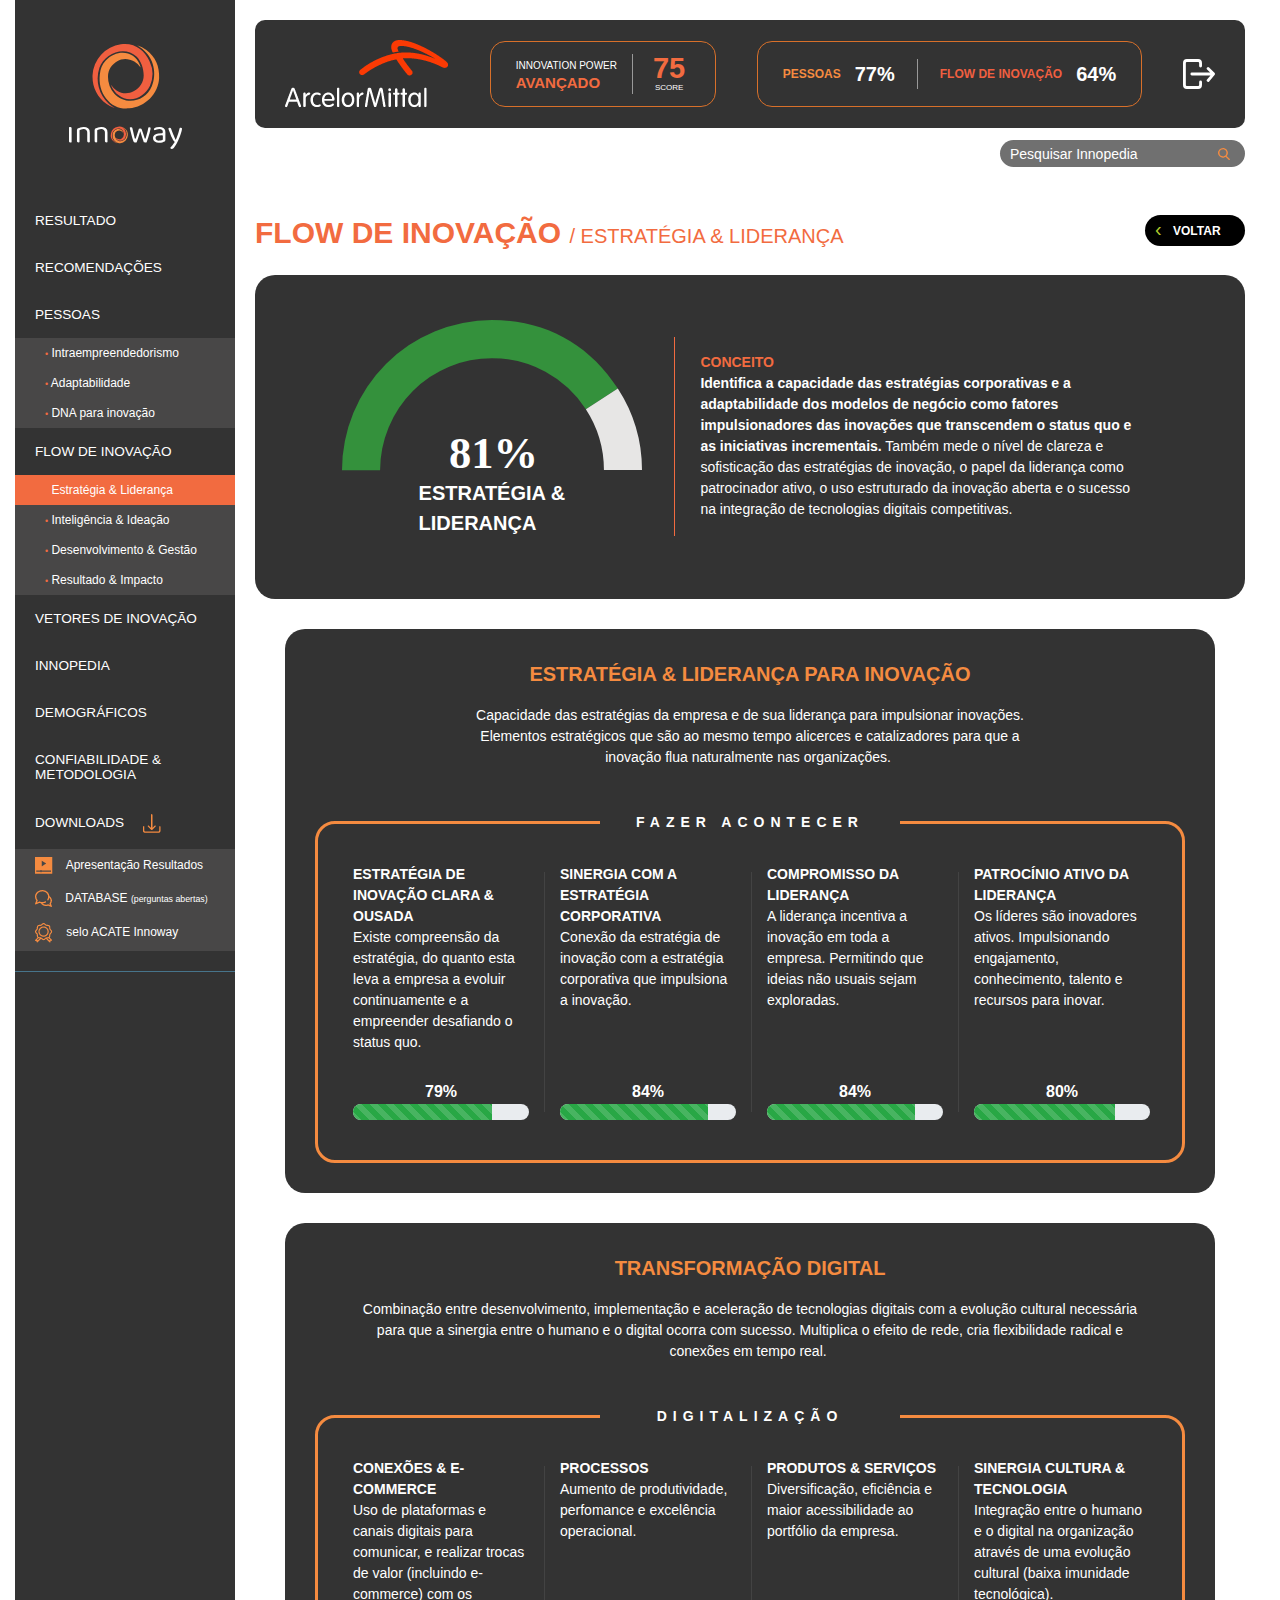
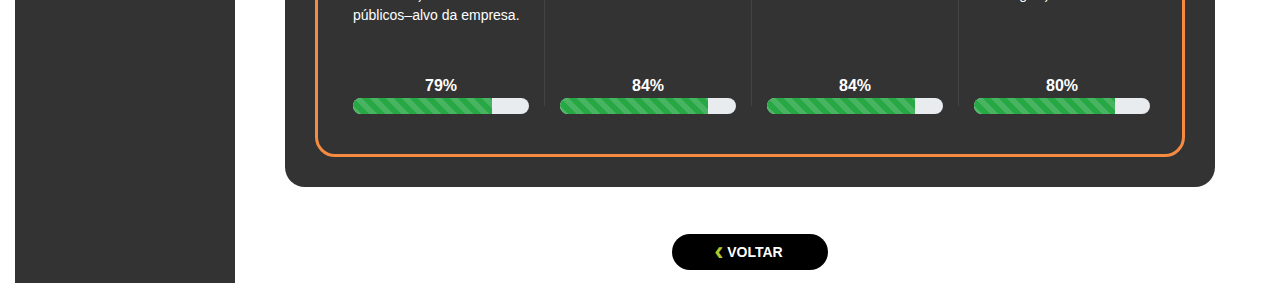
<file: flow-inovacao-estrategia-lideranca.html>
<!DOCTYPE html>
<html>

<head>
    <meta charset="utf-8">
    <meta name="viewport" content="width=device-width, initial-scale=1.0">
    <meta http-equiv="X-UA-Compatible" content="IE=edge">

    <title>Innoway</title>

    <!-- Our Custom CSS -->
    <link href="https://fonts.googleapis.com/css?family=Montserrat:200,400,500,800" el='stylesheet' type='text/css'>
    <link rel="stylesheet" href="assets/css/style.css">

    <!-- Font Awesome JS -->


</head>

<body class="own-report">

    <div class="container">

        <div class="wrapper">
            <!-- Sidebar Holder -->
            <nav id="sidebar" class="sidebar_r">
                <button class="fechar-menu">×</button>
                <div class="sidebar-header mt-4 mb-2">
                    <a class="center" href="index.html"><img class="logo img-fluid inno" src="assets/imgs/logo.png"><img class="logo img-fluid own" src="assets/imgs/innoway-logo-own.svg"></a>
              
                   
                </div>

            

                <ul class="list-unstyled components">

                    <li>
                        <a href="index.html">RESULTADO</a>
                    </li>

                    <li>
                        <a href="recomendacao.html">RECOMENDAÇÕES</a>
                    </li>


                    <li>
                        <a href="pessoas.html">PESSOAS</a>
                        <ul class="show collapse list-unstyled" id="sub1">
                            <li>
                                <a href="intraempreendedorismo.html"><span>•</span> Intraempreendedorismo</a>
                            </li>
                            <li>
                                <a href="adaptablidade.html"><span>•</span> Adaptabilidade</a>
                            </li>
                            <li>
                                <a href="dia-para-inovacao.html"><span>•</span> DNA para inovação</a>
                            </li>

                        </ul>
                    </li>
                  



                    <li>
                        <a href="flow-inovacao.html" >FLOW DE
                            INOVAÇÃO</a>
                        <ul class="show collapse list-unstyled" id="sub2">
                            <li class="active">
                                <a href="flow-inovacao-estrategia-lideranca.html"><span>•</span> Estratégia & Liderança</a>
                            </li>
                            <li>
                                <a href="flow-inovacao-inteligencia-ideacao.html"><span>•</span> Inteligência & Ideação</a>
                            </li>

                            <li>
                                <a href="flow-inovacao-dev-gestao.html"><span>•</span> Desenvolvimento & Gestão</a>
                            </li>

                            <li>
                                <a href="flow-inovacao-resultado-impacto.html"><span>•</span> Resultado & Impacto</a>
                            </li>

                        </ul>
                    </li>

                    <li>
                        <a href="flow-inovacao-vetores-inovacao.html">VETORES DE INOVAÇÃO</a>
                    </li>


                    <li>
                        <a href="innopedia.html">INNOPEDIA</a>
                    </li>

                    <li>
                        <a href="demograficos.html">DEMOGRÁFICOS</a>
                    </li>

                    <li>
                        <a href="confiabilidade.html">CONFIABILIDADE &
                            METODOLOGIA</a>
                    </li>






                    <li>
                        <a href="#">DOWNLOADS <img src="assets/imgs/down.png" class="ic1 inno"><img src="assets/imgs/down-2.png" class="ic1 own"></a>
                        <ul class="show collapse list-unstyled" id="sub4">
                            <li>
                                <a href="#"><img src="assets/imgs/play.png" class="ic inno"><img src="assets/imgs/play-2.png" class="ic own"> Apresentação Resultados</a>
                            </li>
                            <li>
                                <a href="#"><img src="assets/imgs/chat.png" class="ic inno"><img src="assets/imgs/chat-2.png" class="ic own"> DATABASE <span class="span-bl">(perguntas abertas)</span> </a>
                            </li>
                            <li>
                                <a href="#"><img src="assets/imgs/selo.png" class="ic inno"><img src="assets/imgs/selo-2.png" class="ic own"> selo ACATE Innoway</a>
                            </li>
                        </ul>
                    </li>

                </ul>

            </nav>
            <!-- Page content  -->
            <div id="content">

                <header>

                    <button type="button" id="sidebarCollapse" class="navbar-btn">
                        <span></span>
                        <span></span>
                        <span></span>
                    </button>

                    <div class="search d-xl-none m-3">
                        <input class="field-search pl-1" type="text" placeholder="Pesquisar Innopedia">
                        <button class="lupa"></button>
                    </div>

                    <button class="bt-data">
                        Dados >
                    </button>

                    <div class="header-content">
                        <button class="fechar-h">×</button>



                        <div class="arce">
                            <img src="assets/imgs/arcelormittal.png">
                        </div>

                        <div class="logout-mob">
                            <img onclick="javascript:changeOwner();" src="assets/imgs/logout.svg" alt="">
                        </div>

                        <div class="box-header">
                            <div class="innovation-header">
                                <span>Innovation Power</span>
                                <p>avançado</p>
                            </div>
                            <div class="score-header">
                                <span>75</span>
                                <p>score</p>
                            </div>
                        </div>
                        <div class="box-header">
                            <div class="peaple-header">
                                <span>pessoas</span><span>77%</span>
                            </div>
                            <div class="flow-header">
                                <span>flow de inovação</span><span>64%</span>
                            </div>
                        </div>
                        <div class="logout">
                            <img onclick="javascript:changeOwner();" src="assets/imgs/logout.svg" alt="">
                        </div>
                    </div>
                </header>

                <div class="search d-none d-xl-block text-right">
                    <input class="field-search" type="text" placeholder="Pesquisar Innopedia">
                    <button class="lupa"></button>
                </div>
                <section class="sec-home green-tit">
                    <div class="titulo text-left mt-5">
                        <h2 class=" p-0 pb-3">FLOW DE INOVAÇÃO <span>/ estratégia & liderança</span> <a onclick="window.history.go(-1); return false;" class="voltar float-right" href=""><span>‹</span>
                                Voltar</a></h2>
                    </div>

                </section>

                <section class="box-black">
                    <article>
                        <div class="container-text">
                            <div class="background-grafics">
                                <img src="assets/graficos/meia_pizza/81m.svg">
                                <p class="title-grafics">ESTRATÉGIA & <br />
                                    LIDERANÇA</p>
                            </div>
                            <div class="section-text">
                                <p class="subt">CONCEITO</p>
                                <p>
                                    <strong>Identifica a capacidade das estratégias
                                        corporativas e a adaptabilidade dos modelos de
                                        negócio como fatores impulsionadores das
                                        inovações que transcendem o status quo e as
                                        iniciativas incrementais.</strong> Também mede o nível de
                                    clareza e sofisticação das estratégias de inovação, o
                                    papel da liderança como patrocinador ativo, o uso
                                    estruturado da inovação aberta e o sucesso na
                                    integração de tecnologias digitais competitivas. ​
                                    ​</p>
                            </div>
                        </div>
                    </article>
                </section>

                <section class="min-container boxb">
                    <article class="box-black-one">
                        <div class="container-text ">
                            <div class="container-one">
                                <p class="title-green">ESTRATÉGIA &amp; LIDERANÇA PARA INOVAÇÃO</p>
                                <p>Capacidade das estratégias da empresa e de sua liderança para impulsionar
                                    inovações. <br>Elementos estratégicos que são ao mesmo tempo alicerces e
                                    catalizadores para que a <br>inovação flua naturalmente nas organizações. ​
                                </p>
                            </div>

                        </div>

                        <div class="container-center">
                            <p>FAZER ACONTECER</p>
                        </div>
                        <div class="box">
                            <div class="cols col-lg-3 col-md-6 col-sm-12 col-12">
                                <p>
                                    <strong>
                                        ESTRATÉGIA DE INOVAÇÃO CLARA &amp;
                                        OUSADA
                                    </strong><br />
                                    Existe compreensão da
                                    estratégia, do quanto esta leva a empresa a evoluir continuamente e a
                                    empreender desafiando o status quo.
                                </p>
                                <div class="container-progress">
                                    <div class="progress-one">
                                        <div class="externo1">
                                            <div class="percent">79%</div>
                                            <div class="progress">
                                                <div class="progress-bar bg-success progress-bar-striped progress-bar-animated"
                                                    style="width:79%"></div>
                                            </div>

                                        </div>
                                    </div>
                                </div>
                            </div>

                            <span class="barra"></span>
                            <div class="cols col-lg-3 col-md-6 col-sm-12 col-12">
                                <p>
                                    <strong>
                                        SINERGIA COM A ESTRATÉGIA CORPORATIVA 
                                    </strong>
                                    <br />
                                    Conexão da estratégia de inovação com a estratégia corporativa que
                                    impulsiona a inovação.
                                </p>
                                <div class="container-progress">
                                    <div class="progress-one">                             
                                        <div class="externo1">
                                            <div class="percent">84%</div>
                                            <div class="progress">
                                                <div class="progress-bar bg-success progress-bar-striped progress-bar-animated"
                                                    style="width:84%"></div>
                                            </div>
                                        </div>
                                    </div>
                                </div>
                            </div>
                            <span class="barra"></span>
                            <div class="cols col-lg-3 col-md-6 col-sm-12 col-12">
                                <p>
                                    <strong>
                                        COMPROMISSO DA
                                        LIDERANÇA
                                    </strong><br />
                                    A liderança incentiva a
                                    inovação em toda a empresa. Permitindo que ideias não usuais
                                    sejam exploradas.
                                </p>
                                <div class="container-progress">
                                    <div class="progress-one">
                                             <div class="externo1">
                                            <div class="percent">84%</div>
                                            <div class="progress">
                                                <div class="progress-bar bg-success progress-bar-striped progress-bar-animated"
                                                    style="width:84%"></div>
                                            </div>
                                        </div>
                                    </div>
                                </div>
                            </div>

                            <span class="barra"></span>

                            <div class="cols col-lg-3 col-md-6 col-sm-12 col-12">
                                <p>
                                    <strong>
                                        PATROCÍNIO ATIVO
                                        DA LIDERANÇA
                                    </strong><br />
                                    Os líderes são inovadores
                                    ativos. Impulsionando engajamento, conhecimento, talento e recursos para
                                    inovar.
                                </p>
                                <div class="container-progress">
                                    <div class="progress-one">
                                                                  
                                        <div class="externo1">
                                            <div class="percent">80%</div>
                                            <div class="progress">
                                                <div class="progress-bar bg-success progress-bar-striped progress-bar-animated"
                                                    style="width:80%"></div>
                                            </div>
                                        </div>
                                    </div>
                                </div>
                            </div>
                        </div>
                    </article>
                </section>


                <section class="min-container boxb">
                    <article class="box-black-one">
                        <div class="container-text ">
                            <div class="container-one">
                                <p class="title-green">TRANSFORMAÇÃO DIGITAL                                </p>
                                <p>Combinação entre desenvolvimento, implementação e aceleração de tecnologias digitais 
                                    com a evolução cultural necessária para que a sinergia entre o humano e o digital ocorra com 
                                    sucesso.  Multiplica o efeito de rede, cria flexibilidade radical e conexões em tempo real. ​
                                </p>
                            </div>

                        </div>

                        <div class="container-center">
                            <p>DIGITALIZAÇÃO​</p>
                        </div>
                        <div class="box">
                            <div class="cols col-lg-3 col-md-6 col-sm-12 col-12">
                                <p>
                                    <strong>
                                        CONEXÕES & 
                                        E-COMMERCE
                                        
                                    </strong><br />
                                    Uso de plataformas e 
                                    canais digitais para 
                                    comunicar, e realizar 
                                    trocas de valor (incluindo 
                                    e-commerce) com os 
                                    públicos–alvo da empresa. 
                                </p>
                                <div class="container-progress">
                                    <div class="progress-one">
                                        <div class="externo1">
                                            <div class="percent">79%</div>
                                            <div class="progress">
                                                <div class="progress-bar bg-success progress-bar-striped progress-bar-animated"
                                                    style="width:79%"></div>
                                            </div>

                                        </div>
                                    </div>
                                </div>
                            </div>

                            <span class="barra"></span>
                            <div class="cols col-lg-3 col-md-6 col-sm-12 col-12">
                                <p>
                                    <strong>
                                        PROCESSOS

                                    </strong>
                                    <br />
                                    Aumento de 
                                    produtividade, 
                                    perfomance  e excelência 
                                    operacional.  
                                </p>
                                <div class="container-progress">
                                    <div class="progress-one">                             
                                        <div class="externo1">
                                            <div class="percent">84%</div>
                                            <div class="progress">
                                                <div class="progress-bar bg-success progress-bar-striped progress-bar-animated"
                                                    style="width:84%"></div>
                                            </div>
                                        </div>
                                    </div>
                                </div>
                            </div>
                            <span class="barra"></span>
                            <div class="cols col-lg-3 col-md-6 col-sm-12 col-12">
                                <p>
                                    <strong>
                                        PRODUTOS & 
                                        SERVIÇOS
                                        
                                    </strong><br />
                                    Diversificação, eficiência 
                                    e maior acessibilidade ao 
                                    portfólio da  empresa.
                                </p>
                                <div class="container-progress">
                                    <div class="progress-one">
                                             <div class="externo1">
                                            <div class="percent">84%</div>
                                            <div class="progress">
                                                <div class="progress-bar bg-success progress-bar-striped progress-bar-animated"
                                                    style="width:84%"></div>
                                            </div>
                                        </div>
                                    </div>
                                </div>
                            </div>

                            <span class="barra"></span>

                            <div class="cols col-lg-3 col-md-6 col-sm-12 col-12">
                                <p>
                                    <strong>
                                        SINERGIA CULTURA & 
                                        TECNOLOGIA
                                        
                                    </strong><br />
                                    Integração entre o 
                                    humano e o digital na 
                                    organização através de 
                                    uma evolução cultural 
                                    (baixa imunidade 
                                    tecnológica). 
                                </p>
                                <div class="container-progress">
                                    <div class="progress-one">
                                                                  
                                        <div class="externo1">
                                            <div class="percent">80%</div>
                                            <div class="progress">
                                                <div class="progress-bar bg-success progress-bar-striped progress-bar-animated"
                                                    style="width:80%"></div>
                                            </div>
                                        </div>
                                    </div>
                                </div>
                            </div>
                        </div>
                    </article>
                </section>





                <div class="row">
                    <div class="col-lg-12 text-center mt-4">
                        <a onclick="window.history.go(-1); return false;" class="voltar-b" href=""><span>‹</span> Voltar</a>
                    </div>

                </div>

            </div>
        </div>

    </div>

    <!-- jQuery CDN - Slim version (=without AJAX) -->
    <script src="assets/js/jquery-3.3.1.min.js">
    </script>
    <!-- Popper.JS -->
    <script src="https://cdnjs.cloudflare.com/ajax/libs/popper.js/1.14.0/umd/popper.min.js"
        integrity="sha384-cs/chFZiN24E4KMATLdqdvsezGxaGsi4hLGOzlXwp5UZB1LY//20VyM2taTB4QvJ" crossorigin="anonymous">
    </script>
    <!-- Bootstrap JS -->
    <script src="https://stackpath.bootstrapcdn.com/bootstrap/4.1.0/js/bootstrap.min.js"
        integrity="sha384-uefMccjFJAIv6A+rW+L4AHf99KvxDjWSu1z9VI8SKNVmz4sk7buKt/6v9KI65qnm" crossorigin="anonymous">
    </script>
    <script src="assets/js/utils.js" type="text/javascript"></script>
</body>

</html>
</file>
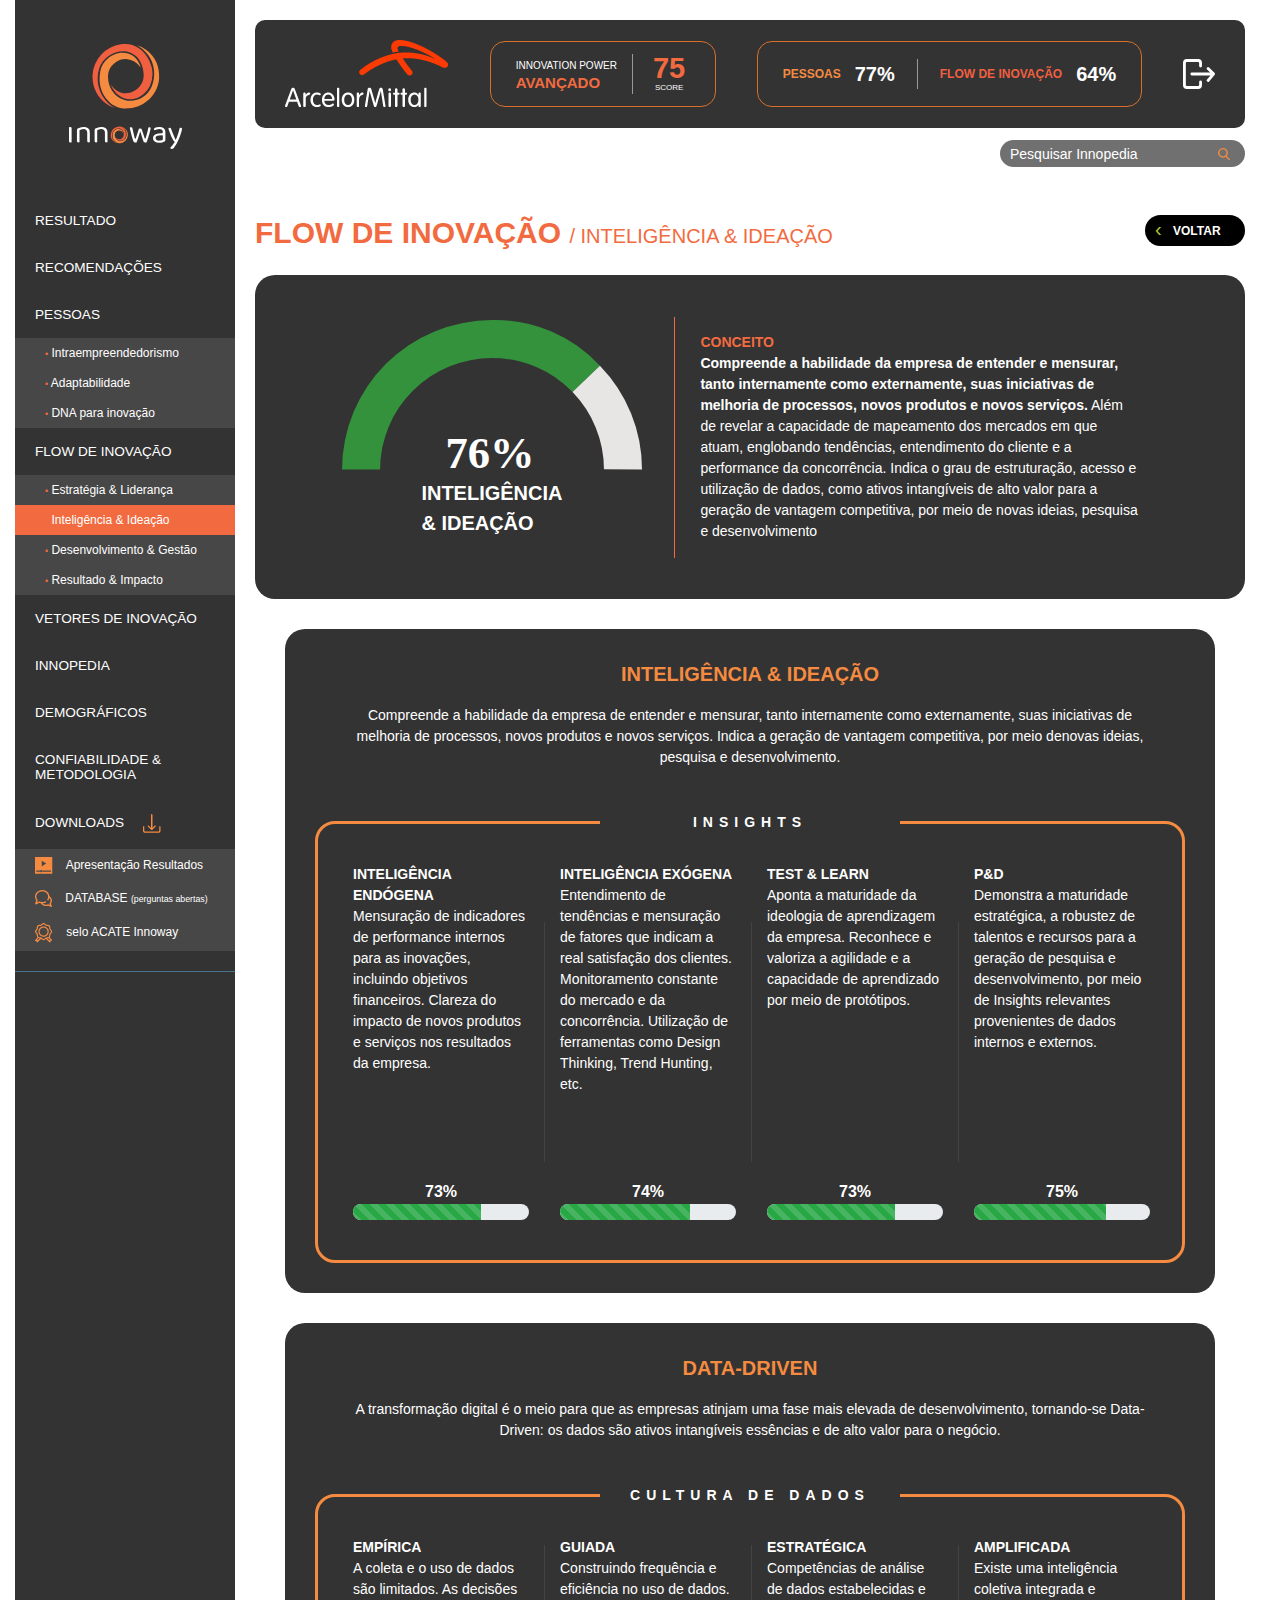
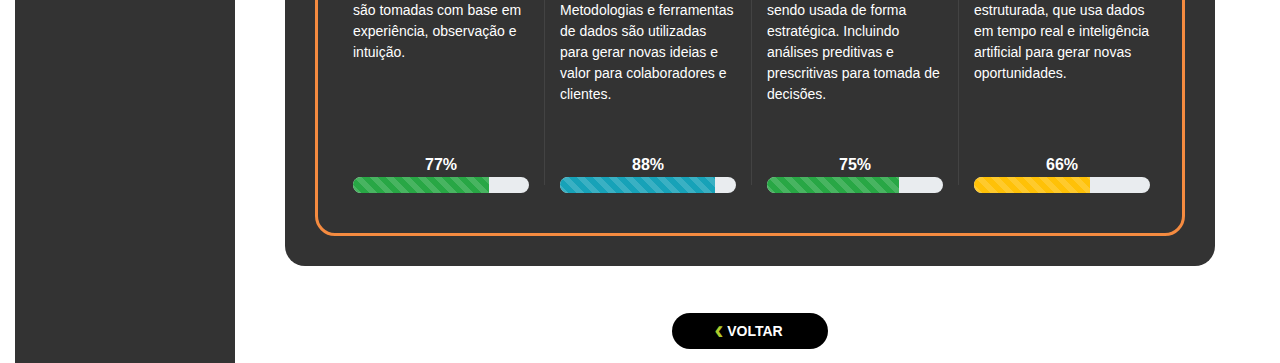
<file: flow-inovacao-inteligencia-ideacao.html>
<!DOCTYPE html>
<html>

<head>
    <meta charset="utf-8">
    <meta name="viewport" content="width=device-width, initial-scale=1.0">
    <meta http-equiv="X-UA-Compatible" content="IE=edge">

    <title>Innoway</title>

    <!-- Our Custom CSS -->
    <link href="https://fonts.googleapis.com/css?family=Montserrat:200,400,500,800" el='stylesheet' type='text/css'>
    <link rel="stylesheet" href="assets/css/style.css">




</head>

<body class="own-report">

    <div class="container">

        <div class="wrapper">
            <!-- Sidebar Holder -->
            <nav id="sidebar" class="sidebar_r">
                <button class="fechar-menu">×</button>
                <div class="sidebar-header mt-4 mb-2">
                    <a class="center" href="index.html"><img class="logo img-fluid inno" src="assets/imgs/logo.png"><img class="logo img-fluid own" src="assets/imgs/innoway-logo-own.svg"></a>
              
                   
                </div>

            

                <ul class="list-unstyled components">

                    <li>
                        <a href="index.html">RESULTADO</a>
                    </li>

                    <li>
                        <a href="recomendacao.html">RECOMENDAÇÕES</a>
                    </li>


                    <li>
                        <a href="pessoas.html">PESSOAS</a>
                        <ul class="show collapse list-unstyled" id="sub1">
                            <li>
                                <a href="intraempreendedorismo.html"><span>•</span> Intraempreendedorismo</a>
                            </li>
                            <li>
                                <a href="adaptablidade.html"><span>•</span> Adaptabilidade</a>
                            </li>
                            <li>
                                <a href="dia-para-inovacao.html"><span>•</span> DNA para inovação</a>
                            </li>

                        </ul>
                    </li>
                  



                    <li>
                        <a href="flow-inovacao.html" >FLOW DE
                            INOVAÇÃO</a>
                        <ul class="show collapse list-unstyled" id="sub2">
                            <li>
                                <a href="flow-inovacao-estrategia-lideranca.html"><span>•</span> Estratégia & Liderança</a>
                            </li>
                            <li class="active">
                                <a href="flow-inovacao-inteligencia-ideacao.html"><span>•</span> Inteligência & Ideação</a>
                            </li>

                            <li>
                                <a href="flow-inovacao-dev-gestao.html"><span>•</span> Desenvolvimento & Gestão</a>
                            </li>

                            <li>
                                <a href="flow-inovacao-resultado-impacto.html"><span>•</span> Resultado & Impacto</a>
                            </li>

                        </ul>
                    </li>

                    <li>
                        <a href="flow-inovacao-vetores-inovacao.html">VETORES DE INOVAÇÃO</a>
                    </li>


                    <li>
                        <a href="innopedia.html">INNOPEDIA</a>
                    </li>

                    <li>
                        <a href="demograficos.html">DEMOGRÁFICOS</a>
                    </li>

                    <li>
                        <a href="confiabilidade.html">CONFIABILIDADE &
                            METODOLOGIA</a>
                    </li>






                    <li>
                        <a href="#">DOWNLOADS <img src="assets/imgs/down.png" class="ic1 inno"><img src="assets/imgs/down-2.png" class="ic1 own"></a>
                        <ul class="show collapse list-unstyled" id="sub4">
                            <li>
                                <a href="#"><img src="assets/imgs/play.png" class="ic inno"><img src="assets/imgs/play-2.png" class="ic own"> Apresentação Resultados</a>
                            </li>
                            <li>
                                <a href="#"><img src="assets/imgs/chat.png" class="ic inno"><img src="assets/imgs/chat-2.png" class="ic own"> DATABASE <span class="span-bl">(perguntas abertas)</span> </a>
                            </li>
                            <li>
                                <a href="#"><img src="assets/imgs/selo.png" class="ic inno"><img src="assets/imgs/selo-2.png" class="ic own"> selo ACATE Innoway</a>
                            </li>
                        </ul>
                    </li>

                </ul>

            </nav>

            <!-- Page content  -->
            <div id="content">

                <header>

                    <button type="button" id="sidebarCollapse" class="navbar-btn">
                        <span></span>
                        <span></span>
                        <span></span>
                    </button>

                    <div class="search d-xl-none m-3">
                        <input class="field-search pl-1" type="text" placeholder="Pesquisar Innopedia">
                        <button class="lupa"></button>
                    </div>

                    <button class="bt-data">
                        Dados >
                    </button>

                    <div class="header-content">
                        <button class="fechar-h">×</button>



                        <div class="arce">
                            <img src="assets/imgs/arcelormittal.png">
                        </div>

                        <div class="logout-mob">
                            <img onclick="javascript:changeOwner();" src="assets/imgs/logout.svg" alt="">
                        </div>

                        <div class="box-header">
                            <div class="innovation-header">
                                <span>Innovation Power</span>
                                <p>avançado</p>
                            </div>
                            <div class="score-header">
                                <span>75</span>
                                <p>score</p>
                            </div>
                        </div>
                        <div class="box-header">
                            <div class="peaple-header">
                                <span>pessoas</span><span>77%</span>
                            </div>
                            <div class="flow-header">
                                <span>flow de inovação</span><span>64%</span>
                            </div>
                        </div>
                        <div class="logout">
                            <img onclick="javascript:changeOwner();" src="assets/imgs/logout.svg" alt="">
                        </div>
                    </div>
                </header>

                <div class="search d-none d-xl-block text-right">
                    <input class="field-search" type="text" placeholder="Pesquisar Innopedia">
                    <button class="lupa"></button>
                </div>
                <section class="sec-home green-tit">
                    <div class="titulo text-left mt-5">
                        <h2 class=" p-0 pb-3">FLOW DE INOVAÇÃO <span>/  inteligência & ideação</span> <a onclick="window.history.go(-1); return false;" class="voltar float-right" href=""><span>‹</span>
                                Voltar</a></h2>
                    </div>

                </section>

                <section class="box-black">
                    <article>
                        <div class="container-text">
                            <div class="background-grafics">
                                <img src="assets/graficos/meia_pizza/76m.svg">
                                <p class="title-grafics">INTELIGÊNCIA <br />
                                    & IDEAÇÃO</p>
                            </div>
                            <div class="section-text">
                                <p class="subt">CONCEITO</p>
                                <p>
                                    <strong>Compreende a habilidade da empresa de entender 
                                        e mensurar, tanto internamente como 
                                        externamente,  suas iniciativas de melhoria de 
                                        processos, novos produtos e novos serviços.</strong> Além 
                                        de revelar a capacidade de mapeamento dos 
                                        mercados em que atuam, englobando tendências, 
                                        entendimento do cliente e a performance da 
                                        concorrência. Indica o grau de estruturação, acesso e 
                                        utilização de dados, como ativos intangíveis de alto 
                                        valor para a geração de vantagem competitiva, por 
                                        meio de novas ideias, pesquisa e desenvolvimento​
                                    ​</p>
                            </div>
                        </div>
                    </article>
                </section>

                <section class="min-container boxb">
                    <article class="box-black-one">
                        <div class="container-text ">
                            <div class="container-one">
                                <p class="title-green">INTELIGÊNCIA & IDEAÇÃO
                                </p>
                                <p>
                                    Compreende a habilidade da empresa de entender e mensurar, tanto internamente 
                                    como externamente, suas iniciativas de melhoria de processos, novos produtos e novos 
                                    serviços. Indica a geração de vantagem competitiva, por meio de​
                                    novas ideias, pesquisa e desenvolvimento.​​
                                </p>
                            </div>

                        </div>

                        <div class="container-center">
                            <p>INSIGHTS</p>
                        </div>
                        <div class="box">
                            <div class="cols col-lg-3 col-md-6 col-sm-12 col-12">
                                <p class="mh-300">
                                    <strong>
                                        INTELIGÊNCIA 
                                        ENDÓGENA
                                        
                                    </strong><br />
                                    Mensuração de 
                                    indicadores de 
                                    performance internos 
                                    para as inovações, 
                                    incluindo objetivos 
                                    financeiros. Clareza do 
                                    impacto de novos 
                                    produtos e serviços nos 
                                    resultados da empresa.
                                </p>
                                <div class="container-progress">
                                    <div class="progress-one">
                                        <div class="externo1">
                                            <div class="percent">73%</div>
                                            <div class="progress">
                                                <div class="progress-bar bg-success progress-bar-striped progress-bar-animated"
                                                    style="width:73%"></div>
                                            </div>

                                        </div>
                                    </div>
                                </div>
                            </div>

                            <span class="barra"></span>
                            <div class="cols col-lg-3 col-md-6 col-sm-12 col-12">
                                <p class="mh-300">
                                    <strong>
                                        INTELIGÊNCIA EXÓGENA

                                    </strong>
                                    <br />
                                    Entendimento de 
                                    tendências e  mensuração 
                                    de fatores que indicam a  
                                    real satisfação dos clientes. 
                                    Monitoramento constante 
                                    do mercado e da 
                                    concorrência.  Utilização de 
                                    ferramentas como Design 
                                    Thinking, Trend Hunting, 
                                    etc.
                                </p>
                                <div class="container-progress">
                                    <div class="progress-one">                             
                                        <div class="externo1">
                                            <div class="percent">74%</div>
                                            <div class="progress">
                                                <div class="progress-bar bg-success progress-bar-striped progress-bar-animated"
                                                    style="width:74%"></div>
                                            </div>
                                        </div>
                                    </div>
                                </div>
                            </div>
                            <span class="barra"></span>
                            <div class="cols col-lg-3 col-md-6 col-sm-12 col-12">
                                <p class="mh-300">
                                    <strong>
                                        TEST & LEARN

                                    </strong><br />
                                    Aponta a maturidade 
                                    da ideologia de 
                                    aprendizagem da 
                                    empresa. Reconhece e 
                                    valoriza a agilidade e a​
                                    capacidade de 
                                    aprendizado por meio 
                                    de protótipos.​ 
                                </p class="mh-300">
                                <div class="container-progress">
                                    <div class="progress-one">
                                             <div class="externo1">
                                            <div class="percent">73%</div>
                                            <div class="progress">
                                                <div class="progress-bar bg-success progress-bar-striped progress-bar-animated"
                                                    style="width:73%"></div>
                                            </div>
                                        </div>
                                    </div>
                                </div>
                            </div>

                            <span class="barra"></span>

                            <div class="cols col-lg-3 col-md-6 col-sm-12 col-12">
                                <p class="mh-300">
                                    <strong>
                                        P&D

                                    </strong><br />
                                    Demonstra a maturidade 
                                    estratégica, a robustez de 
                                    talentos e recursos para a 
                                    geração de pesquisa e​
                                    desenvolvimento, por 
                                    meio de Insights 
                                    relevantes provenientes 
                                    de dados internos e 
                                    externos.
                                </p>
                                <div class="container-progress">
                                    <div class="progress-one">
                                                                  
                                        <div class="externo1">
                                            <div class="percent">75%</div>
                                            <div class="progress">
                                                <div class="progress-bar bg-success progress-bar-striped progress-bar-animated"
                                                    style="width:75%"></div>
                                            </div>
                                        </div>
                                    </div>
                                </div>
                            </div>
                        </div>
                    </article>
                </section>


                <section class="min-container boxb">
                    <article class="box-black-one">
                        <div class="container-text ">
                            <div class="container-one">
                                <p class="title-green">DATA-DRIVEN                              </p>
                                <p>
                                    A transformação digital é o meio para que as empresas atinjam uma fase mais 
elevada de desenvolvimento,  tornando-se Data-Driven: os dados são ativos 
intangíveis essências e de alto valor para o negócio.​
                                </p>
                            </div>

                        </div>

                        <div class="container-center">
                            <p>CULTURA DE DADOS​</p>
                        </div>
                        <div class="box">
                            <div class="cols col-lg-3 col-md-6 col-sm-12 col-12">
                                <p>
                                    <strong>
                                        EMPÍRICA

                                        
                                    </strong><br />
                                    A coleta e o uso de dados 
                                    são limitados. As decisões 
                                    são tomadas com base 
                                    em experiência, 
                                    observação e intuição. 
                                </p>
                                <div class="container-progress">
                                    <div class="progress-one">
                                        <div class="externo1">
                                            <div class="percent">77%</div>
                                            <div class="progress">
                                                <div class="progress-bar bg-success progress-bar-striped progress-bar-animated"
                                                    style="width:77%"></div>
                                            </div>

                                        </div>
                                    </div>
                                </div>
                            </div>

                            <span class="barra"></span>
                            <div class="cols col-lg-3 col-md-6 col-sm-12 col-12">
                                <p>
                                    <strong>
                                        GUIADA

                                    </strong>
                                    <br />
                                    Construindo frequência e 
                                    eficiência no uso de 
                                    dados. Metodologias e 
                                    ferramentas de dados  
                                    são utilizadas para gerar 
                                    novas ideias e valor para 
                                    colaboradores e clientes. 
                                </p>
                                <div class="container-progress">
                                    <div class="progress-one">                             
                                        <div class="externo1">
                                            <div class="percent">88%</div>
                                            <div class="progress">
                                                <div class="progress-bar bg-info progress-bar-striped progress-bar-animated"
                                                    style="width:88%"></div>
                                            </div>
                                        </div>
                                    </div>
                                </div>
                            </div>
                            <span class="barra"></span>
                            <div class="cols col-lg-3 col-md-6 col-sm-12 col-12">
                                <p>
                                    <strong>
                                        ESTRATÉGICA
                                        
                                    </strong><br />
                                    Competências de análise 
                                    de dados estabelecidas e 
                                    sendo usada de forma 
                                    estratégica. Incluindo 
                                    análises preditivas e 
                                    prescritivas para tomada 
                                    de decisões.
                                </p>
                                <div class="container-progress">
                                    <div class="progress-one">
                                             <div class="externo1">
                                            <div class="percent">75%</div>
                                            <div class="progress">
                                                <div class="progress-bar bg-success progress-bar-striped progress-bar-animated"
                                                    style="width:75%"></div>
                                            </div>
                                        </div>
                                    </div>
                                </div>
                            </div>

                            <span class="barra"></span>

                            <div class="cols col-lg-3 col-md-6 col-sm-12 col-12">
                                <p>
                                    <strong>
                                        AMPLIFICADA
                                        
                                    </strong><br />
                                    Existe uma inteligência 
                                    coletiva integrada e 
                                    estruturada, que usa 
                                    dados em tempo  real e 
                                    inteligência artificial para 
                                    gerar novas 
                                    oportunidades. 
                                </p>
                                <div class="container-progress">
                                    <div class="progress-one">
                                                                  
                                        <div class="externo1">
                                            <div class="percent">66%</div>
                                            <div class="progress">
                                                <div class="progress-bar bg-warning progress-bar-striped progress-bar-animated"
                                                    style="width:66%"></div>
                                            </div>
                                        </div>
                                    </div>
                                </div>
                            </div>
                        </div>
                    </article>
                </section>





                <div class="row">
                    <div class="col-lg-12 text-center mt-4">
                        <a onclick="window.history.go(-1); return false;" class="voltar-b" href=""><span>‹</span> Voltar</a>
                    </div>

                </div>

            </div>
        </div>

    </div>

    <!-- jQuery CDN - Slim version (=without AJAX) -->
    <script src="assets/js/jquery-3.3.1.min.js">
    </script>
    <!-- Popper.JS -->
    <script src="https://cdnjs.cloudflare.com/ajax/libs/popper.js/1.14.0/umd/popper.min.js"
        integrity="sha384-cs/chFZiN24E4KMATLdqdvsezGxaGsi4hLGOzlXwp5UZB1LY//20VyM2taTB4QvJ" crossorigin="anonymous">
    </script>
    <!-- Bootstrap JS -->
    <script src="https://stackpath.bootstrapcdn.com/bootstrap/4.1.0/js/bootstrap.min.js"
        integrity="sha384-uefMccjFJAIv6A+rW+L4AHf99KvxDjWSu1z9VI8SKNVmz4sk7buKt/6v9KI65qnm" crossorigin="anonymous">
    </script>
    <script src="assets/js/utils.js" type="text/javascript"></script>
</body>

</html>
</file>
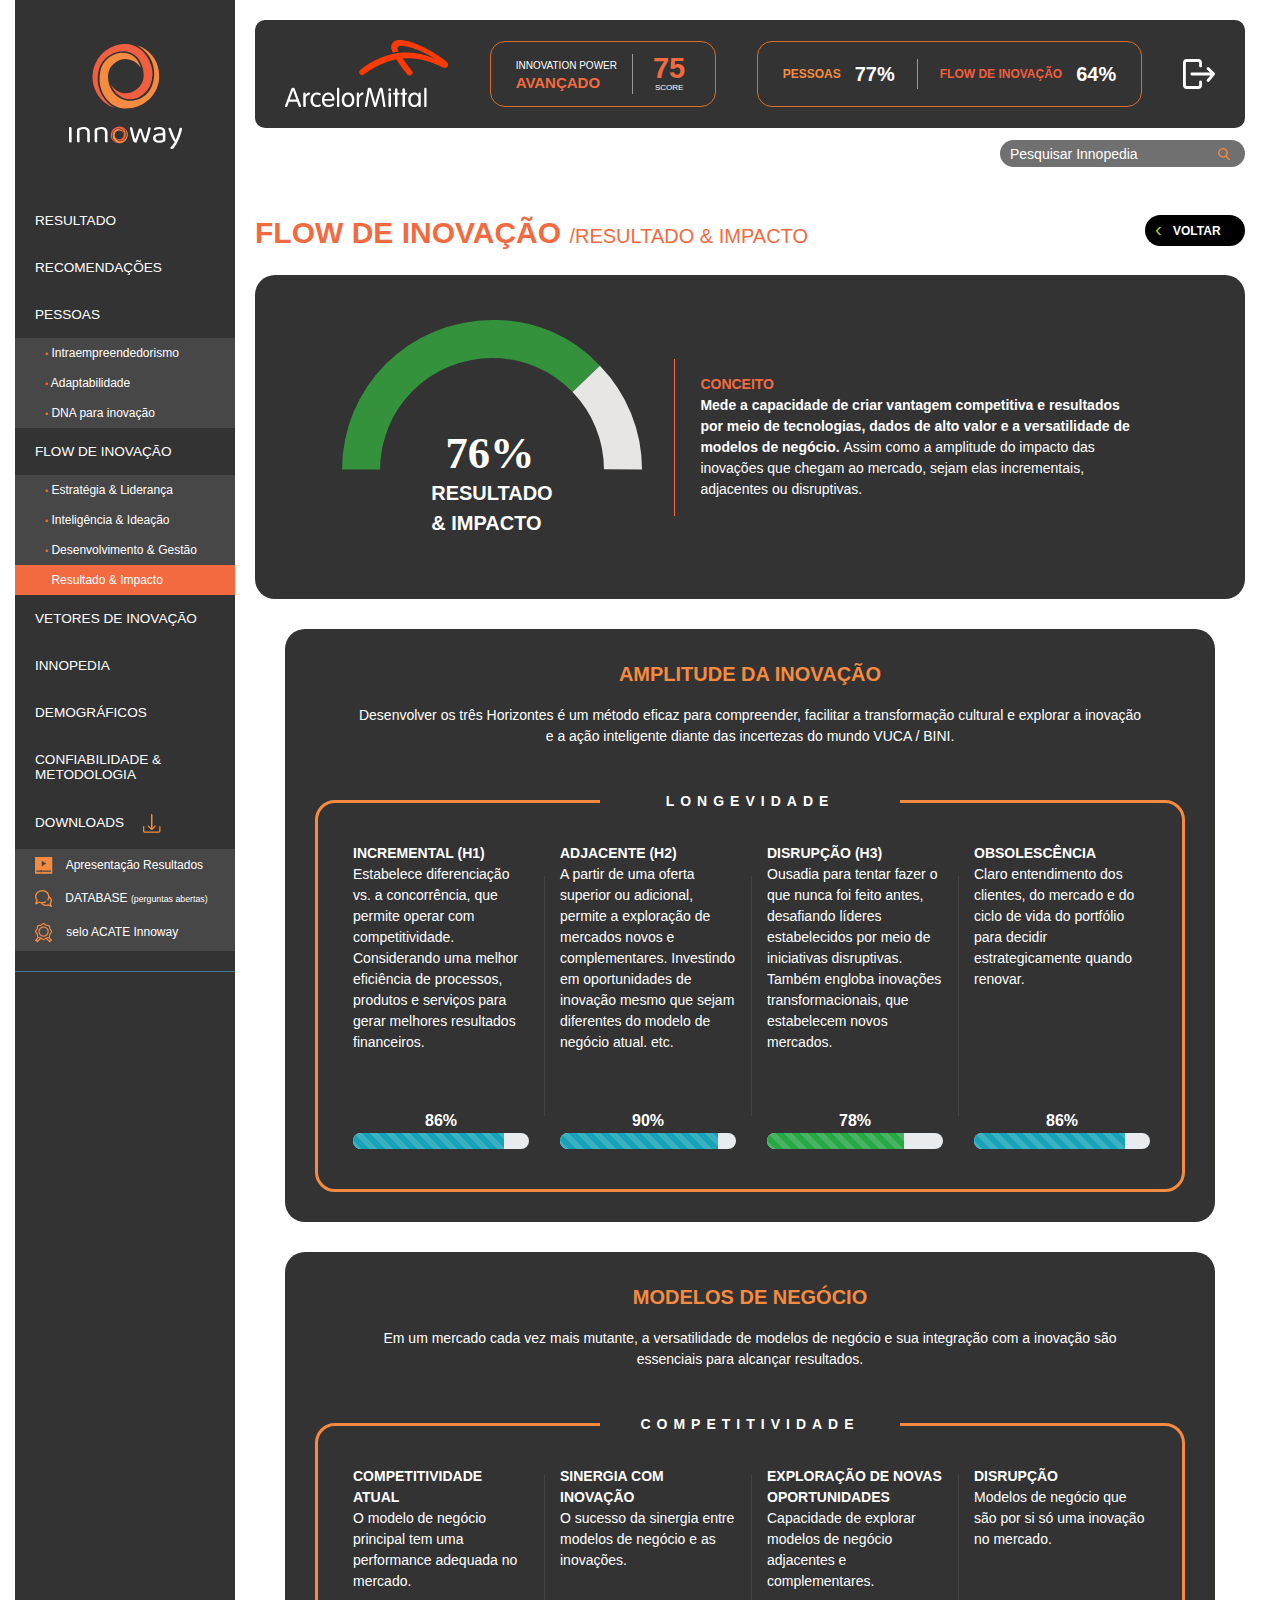
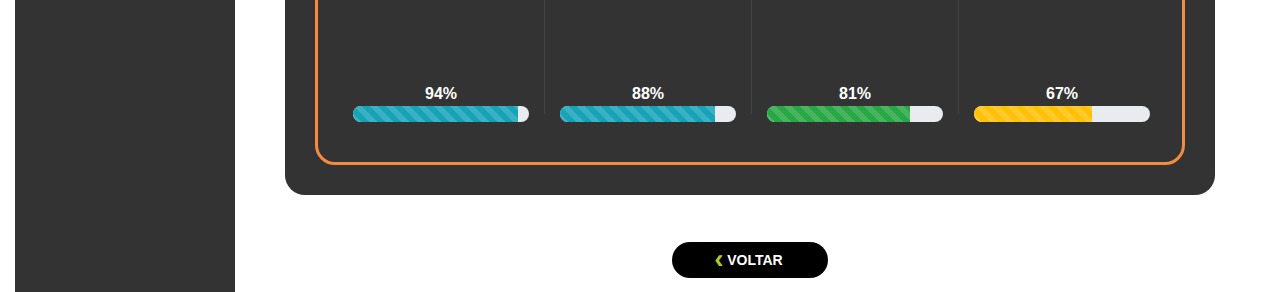
<file: flow-inovacao-resultado-impacto.html>
<!DOCTYPE html>
<html>

<head>
    <meta charset="utf-8">
    <meta name="viewport" content="width=device-width, initial-scale=1.0">
    <meta http-equiv="X-UA-Compatible" content="IE=edge">

    <title>Innoway</title>

    <!-- Our Custom CSS -->
    <link href="https://fonts.googleapis.com/css?family=Montserrat:200,400,500,800" el='stylesheet' type='text/css'>
    <link rel="stylesheet" href="assets/css/style.css">

 

</head>

<body class="own-report">

    <div class="container">

        <div class="wrapper">
            <!-- Sidebar Holder -->
            <nav id="sidebar" class="sidebar_r">
                <button class="fechar-menu">×</button>
                <div class="sidebar-header mt-4 mb-2">
                    <a class="center" href="index.html"><img class="logo img-fluid inno" src="assets/imgs/logo.png"><img class="logo img-fluid own" src="assets/imgs/innoway-logo-own.svg"></a>
              
                   
                </div>

            

                <ul class="list-unstyled components">

                    <li>
                        <a href="index.html">RESULTADO</a>
                    </li>

                    <li>
                        <a href="recomendacao.html">RECOMENDAÇÕES</a>
                    </li>


                    <li>
                        <a href="pessoas.html">PESSOAS</a>
                        <ul class="show collapse list-unstyled" id="sub1">
                            <li>
                                <a href="intraempreendedorismo.html"><span>•</span> Intraempreendedorismo</a>
                            </li>
                            <li>
                                <a href="adaptablidade.html"><span>•</span> Adaptabilidade</a>
                            </li>
                            <li>
                                <a href="dia-para-inovacao.html"><span>•</span> DNA para inovação</a>
                            </li>

                        </ul>
                    </li>
                  



                    <li>
                        <a href="flow-inovacao.html" >FLOW DE
                            INOVAÇÃO</a>
                        <ul class="show collapse list-unstyled" id="sub2">
                            <li>
                                <a href="flow-inovacao-estrategia-lideranca.html"><span>•</span> Estratégia & Liderança</a>
                            </li>
                            <li>
                                <a href="flow-inovacao-inteligencia-ideacao.html"><span>•</span> Inteligência & Ideação</a>
                            </li>

                            <li>
                                <a href="flow-inovacao-dev-gestao.html"><span>•</span> Desenvolvimento & Gestão</a>
                            </li>

                            <li class="active">
                                <a href="flow-inovacao-resultado-impacto.html"><span>•</span> Resultado & Impacto</a>
                            </li>

                        </ul>
                    </li>

                    <li>
                        <a href="flow-inovacao-vetores-inovacao.html">VETORES DE INOVAÇÃO</a>
                    </li>


                    <li>
                        <a href="innopedia.html">INNOPEDIA</a>
                    </li>

                    <li>
                        <a href="demograficos.html">DEMOGRÁFICOS</a>
                    </li>

                    <li>
                        <a href="confiabilidade.html">CONFIABILIDADE &
                            METODOLOGIA</a>
                    </li>






                    <li>
                        <a href="#">DOWNLOADS <img src="assets/imgs/down.png" class="ic1 inno"><img src="assets/imgs/down-2.png" class="ic1 own"></a>
                        <ul class="show collapse list-unstyled" id="sub4">
                            <li>
                                <a href="#"><img src="assets/imgs/play.png" class="ic inno"><img src="assets/imgs/play-2.png" class="ic own"> Apresentação Resultados</a>
                            </li>
                            <li>
                                <a href="#"><img src="assets/imgs/chat.png" class="ic inno"><img src="assets/imgs/chat-2.png" class="ic own"> DATABASE <span class="span-bl">(perguntas abertas)</span> </a>
                            </li>
                            <li>
                                <a href="#"><img src="assets/imgs/selo.png" class="ic inno"><img src="assets/imgs/selo-2.png" class="ic own"> selo ACATE Innoway</a>
                            </li>
                        </ul>
                    </li>

                </ul>

            </nav>

            <!-- Page content  -->
            <div id="content">

                <header>

                    <button type="button" id="sidebarCollapse" class="navbar-btn">
                        <span></span>
                        <span></span>
                        <span></span>
                    </button>

                    <div class="search d-xl-none m-3">
                        <input class="field-search pl-1" type="text" placeholder="Pesquisar Innopedia">
                        <button class="lupa"></button>
                    </div>

                    <button class="bt-data">
                        Dados >
                    </button>

                    <div class="header-content">
                        <button class="fechar-h">×</button>



                        <div class="arce">
                            <img src="assets/imgs/arcelormittal.png">
                        </div>

                        <div class="logout-mob">
                            <img onclick="javascript:changeOwner();" src="assets/imgs/logout.svg" alt="">
                        </div>

                        <div class="box-header">
                            <div class="innovation-header">
                                <span>Innovation Power</span>
                                <p>avançado</p>
                            </div>
                            <div class="score-header">
                                <span>75</span>
                                <p>score</p>
                            </div>
                        </div>
                        <div class="box-header">
                            <div class="peaple-header">
                                <span>pessoas</span><span>77%</span>
                            </div>
                            <div class="flow-header">
                                <span>flow de inovação</span><span>64%</span>
                            </div>
                        </div>
                        <div class="logout">
                            <img onclick="javascript:changeOwner();" src="assets/imgs/logout.svg" alt="">
                        </div>
                    </div>
                </header>

                <div class="search d-none d-xl-block text-right">
                    <input class="field-search" type="text" placeholder="Pesquisar Innopedia">
                    <button class="lupa"></button>
                </div>
                <section class="sec-home green-tit">
                    <div class="titulo text-left mt-5">
                        <h2 class=" p-0 pb-3">FLOW DE INOVAÇÃO <span>/resultado & impacto</span> <a onclick="window.history.go(-1); return false;" class="voltar float-right" href=""><span>‹</span>
                                Voltar</a></h2>
                    </div>

                </section>

                <section class="box-black">
                    <article>
                        <div class="container-text">
                            <div class="background-grafics">
                                <img src="assets/graficos/meia_pizza/76m.svg">
                                <p class="title-grafics">RESULTADO <br />
                                    & IMPACTO
                            </div>
                            <div class="section-text">
                                <p class="subt">CONCEITO</p>
                                <p>
                                    <strong>Mede a capacidade de criar vantagem 
                                        competitiva e resultados por meio de 
                                        tecnologias, dados de alto valor e a 
                                        versatilidade de modelos de negócio. 
                                        </strong> Assim como a amplitude do impacto das 
                                        inovações que chegam ao mercado, sejam 
                                        elas incrementais, adjacentes ou disruptivas. 
                                    ​</p>
                            </div>
                        </div>
                    </article>
                </section>

                <section class="min-container boxb">
                    <article class="box-black-one">
                        <div class="container-text ">
                            <div class="container-one">
                                <p class="title-green">AMPLITUDE DA INOVAÇÃO

                                </p>
                                <p>                          
                                    Desenvolver os três Horizontes é um método eficaz para compreender,  
                                    facilitar a transformação cultural e explorar a inovação e a ação inteligente 
                                    diante das incertezas do mundo VUCA / BINI.​
                                </p>
                            </div>

                        </div>

                        <div class="container-center">
                            <p>LONGEVIDADE</p>
                        </div>
                        <div class="box">
                            <div class="cols col-lg-3 col-md-6 col-sm-12 col-12">
                                <p class="mh-250">
                                    <strong>
                                        INCREMENTAL (H1)

                                    </strong><br />
                                    Estabelece diferenciação 
                                    vs. a concorrência, que 
                                    permite operar com 
                                    competitividade.  
                                    Considerando uma 
                                    melhor eficiência de 
                                    processos, produtos e 
                                    serviços para gerar 
                                    melhores resultados 
                                    financeiros. 
                                </p>
                                <div class="container-progress">
                                    <div class="progress-one">
                                        <div class="externo1">
                                            <div class="percent">86%</div>
                                            <div class="progress">
                                                <div class="progress-bar bg-info progress-bar-striped progress-bar-animated"
                                                    style="width:86%"></div>
                                            </div>

                                        </div>
                                    </div>
                                </div>
                            </div>

                            <span class="barra"></span>
                            <div class="cols col-lg-3 col-md-6 col-sm-12 col-12">
                                <p class="mh-250">
                                    <strong>
                                        ADJACENTE (H2)
                                    </strong>
                                    <br />
                                    A partir de uma oferta 
                                    superior ou adicional, 
                                    permite a exploração de 
                                    mercados novos e  
                                    complementares. 
                                    Investindo em 
                                    oportunidades de inovação 
                                    mesmo que sejam 
                                    diferentes do modelo de 
                                    negócio atual. 
                                    etc.
                                </p>
                                <div class="container-progress">
                                    <div class="progress-one">                             
                                        <div class="externo1">
                                            <div class="percent">90%</div>
                                            <div class="progress">
                                                <div class="progress-bar bg-info progress-bar-striped progress-bar-animated"
                                                    style="width:90%"></div>
                                            </div>
                                        </div>
                                    </div>
                                </div>
                            </div>
                            <span class="barra"></span>
                            <div class="cols col-lg-3 col-md-6 col-sm-12 col-12">
                                <p class="mh-250">
                                    <strong>
                                        DISRUPÇÃO (H3)
                                    </strong><br />
                                    Ousadia para tentar fazer 
                                    o que nunca foi feito 
                                    antes, desafiando líderes 
                                    estabelecidos por meio 
                                    de iniciativas disruptivas. 
                                    Também engloba 
                                    inovações 
                                    transformacionais, que 
                                    estabelecem novos 
                                    mercados. 
                                </p class="mh-250">
                                <div class="container-progress">
                                    <div class="progress-one">
                                             <div class="externo1">
                                            <div class="percent">78%</div>
                                            <div class="progress">
                                                <div class="progress-bar bg-success progress-bar-striped progress-bar-animated"
                                                    style="width:78%"></div>
                                            </div>
                                        </div>
                                    </div>
                                </div>
                            </div>

                            <span class="barra"></span>

                            <div class="cols col-lg-3 col-md-6 col-sm-12 col-12">
                                <p class="mh-250">
                                    <strong>
                                        OBSOLESCÊNCIA
                                    </strong><br />
                                    Claro entendimento dos 
                                    clientes, do mercado e do 
                                    ciclo de vida do portfólio 
                                    para decidir 
                                    estrategicamente 
                                    quando renovar. 
                                </p>
                                <div class="container-progress">
                                    <div class="progress-one">
                                                                  
                                        <div class="externo1">
                                            <div class="percent">86%</div>
                                            <div class="progress">
                                                <div class="progress-bar bg-info progress-bar-striped progress-bar-animated"
                                                    style="width:86%"></div>
                                            </div>
                                        </div>
                                    </div>
                                </div>
                            </div>
                        </div>
                    </article>
                </section>


                <section class="min-container boxb">
                    <article class="box-black-one">
                        <div class="container-text ">
                            <div class="container-one">
                                <p class="title-green">MODELOS DE NEGÓCIO
                                </p>
                                <p>                                    
                                    Em um mercado cada vez mais mutante, a versatilidade de modelos de negócio 
                                    e sua integração com a  inovação  são essenciais para alcançar resultados.  
                                </p>
                            </div>

                        </div>

                        <div class="container-center">
                            <p>COMPETITIVIDADE</p>
                        </div>
                        <div class="box">
                            <div class="cols col-lg-3 col-md-6 col-sm-12 col-12">
                                <p>
                                    <strong>
                                        COMPETITIVIDADE ATUAL                                        
                                    </strong><br />
                                    O modelo de negócio 
                                    principal tem uma 
                                    performance adequada 
                                    no mercado.                                                                    
                                </p>
                                <div class="container-progress">
                                    <div class="progress-one">
                                        <div class="externo1">
                                            <div class="percent">94%</div>
                                            <div class="progress">
                                                <div class="progress-bar bg-info progress-bar-striped progress-bar-animated"
                                                    style="width:94%"></div>
                                            </div>

                                        </div>
                                    </div>
                                </div>
                            </div>

                            <span class="barra"></span>
                            <div class="cols col-lg-3 col-md-6 col-sm-12 col-12">
                                <p>
                                    <strong>
                                        SINERGIA COM 
                                        INOVAÇÃO   
                                    </strong>
                                    <br />
                                    O sucesso da sinergia 
                                    entre modelos de 
                                    negócio e as inovações. 
                                </p>
                                <div class="container-progress">
                                    <div class="progress-one">                             
                                        <div class="externo1">
                                            <div class="percent">88%</div>
                                            <div class="progress">
                                                <div class="progress-bar bg-info progress-bar-striped progress-bar-animated"
                                                    style="width:88%"></div>
                                            </div>
                                        </div>
                                    </div>
                                </div>
                            </div>
                            <span class="barra"></span>
                            <div class="cols col-lg-3 col-md-6 col-sm-12 col-12">
                                <p>
                                    <strong>
                                        EXPLORAÇÃO DE 
                                        NOVAS 
                                        OPORTUNIDADES                                       
                                        
                                    </strong><br />
                                    Capacidade de explorar 
                                    modelos de negócio 
                                    adjacentes e 
                                    complementares.
                                </p>
                                <div class="container-progress">
                                    <div class="progress-one">
                                             <div class="externo1">
                                            <div class="percent">81%</div>
                                            <div class="progress">
                                                <div class="progress-bar bg-success progress-bar-striped progress-bar-animated"
                                                    style="width:81%"></div>
                                            </div>
                                        </div>
                                    </div>
                                </div>
                            </div>

                            <span class="barra"></span>

                            <div class="cols col-lg-3 col-md-6 col-sm-12 col-12">
                                <p>
                                    <strong>
                                        DISRUPÇÃO                                        
                                    </strong><br />
                                    Modelos de negócio  que  
                                    são por si só uma 
                                    inovação no mercado.
                                </p>
                                <div class="container-progress">
                                    <div class="progress-one">
                                                                  
                                        <div class="externo1">
                                            <div class="percent">67%</div>
                                            <div class="progress">
                                                <div class="progress-bar bg-warning progress-bar-striped progress-bar-animated"
                                                    style="width:67%"></div>
                                            </div>
                                        </div>
                                    </div>
                                </div>
                            </div>
                        </div>
                    </article>
                </section>





                <div class="row">
                    <div class="col-lg-12 text-center mt-4">
                        <a onclick="window.history.go(-1); return false;" class="voltar-b" href=""><span>‹</span> Voltar</a>
                    </div>

                </div>

            </div>
        </div>

    </div>

    <!-- jQuery CDN - Slim version (=without AJAX) -->
    <script src="assets/js/jquery-3.3.1.min.js">
    </script>
    <!-- Popper.JS -->
    <script src="https://cdnjs.cloudflare.com/ajax/libs/popper.js/1.14.0/umd/popper.min.js"
        integrity="sha384-cs/chFZiN24E4KMATLdqdvsezGxaGsi4hLGOzlXwp5UZB1LY//20VyM2taTB4QvJ" crossorigin="anonymous">
    </script>
    <!-- Bootstrap JS -->
    <script src="https://stackpath.bootstrapcdn.com/bootstrap/4.1.0/js/bootstrap.min.js"
        integrity="sha384-uefMccjFJAIv6A+rW+L4AHf99KvxDjWSu1z9VI8SKNVmz4sk7buKt/6v9KI65qnm" crossorigin="anonymous">
    </script>
    <script src="assets/js/utils.js" type="text/javascript"></script>
</body>

</html>
</file>
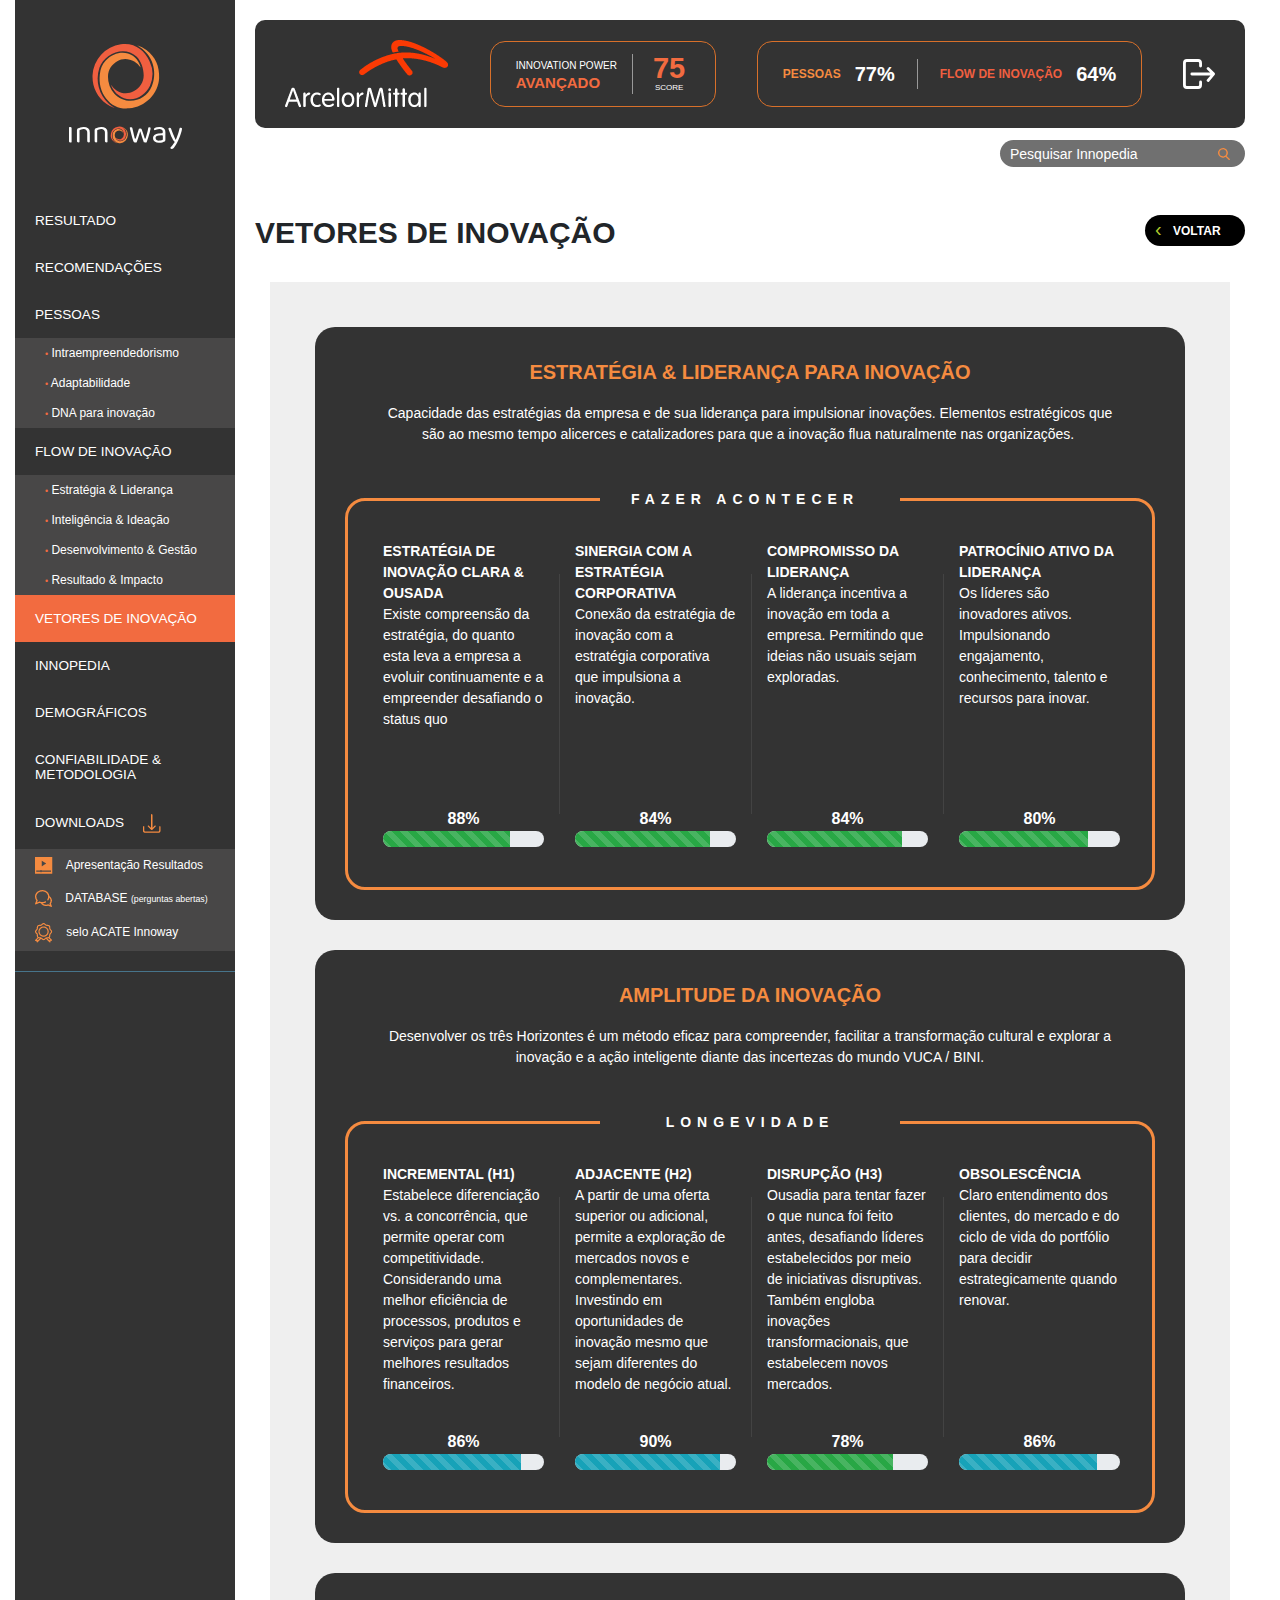
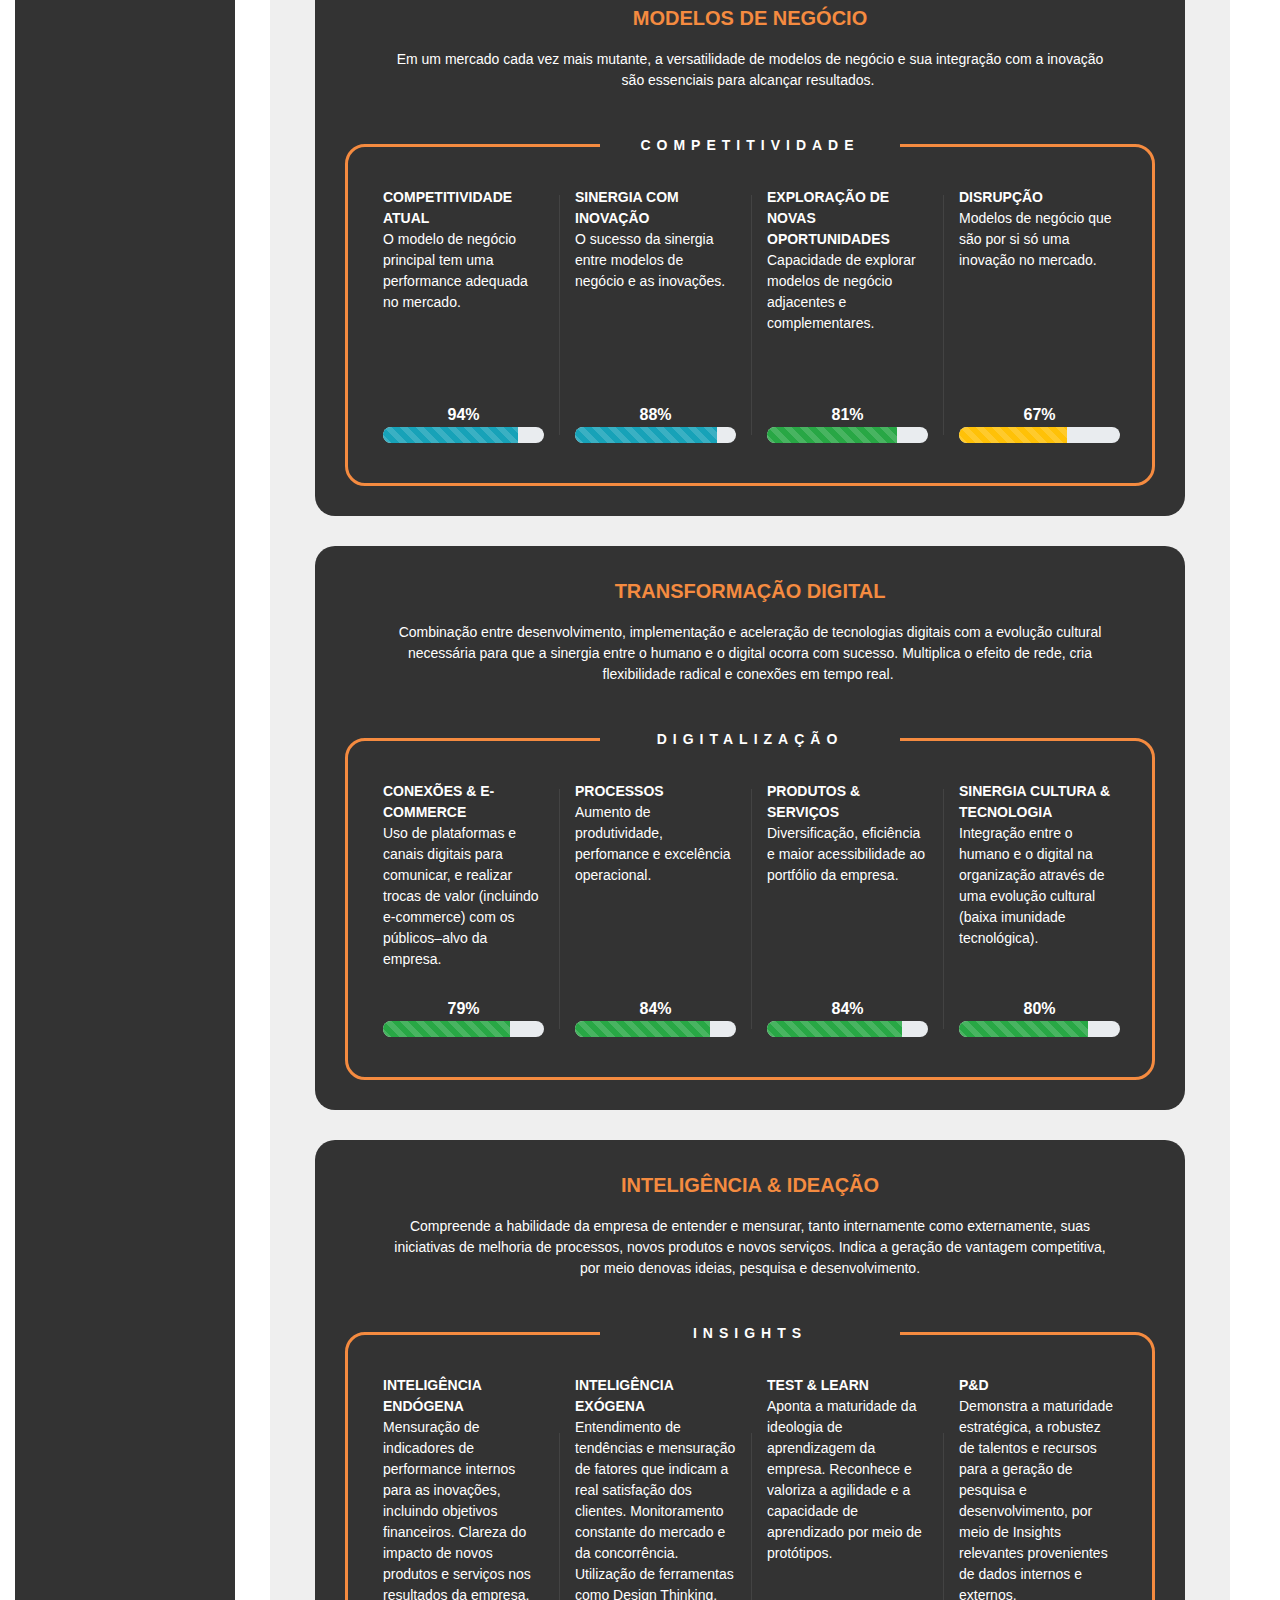
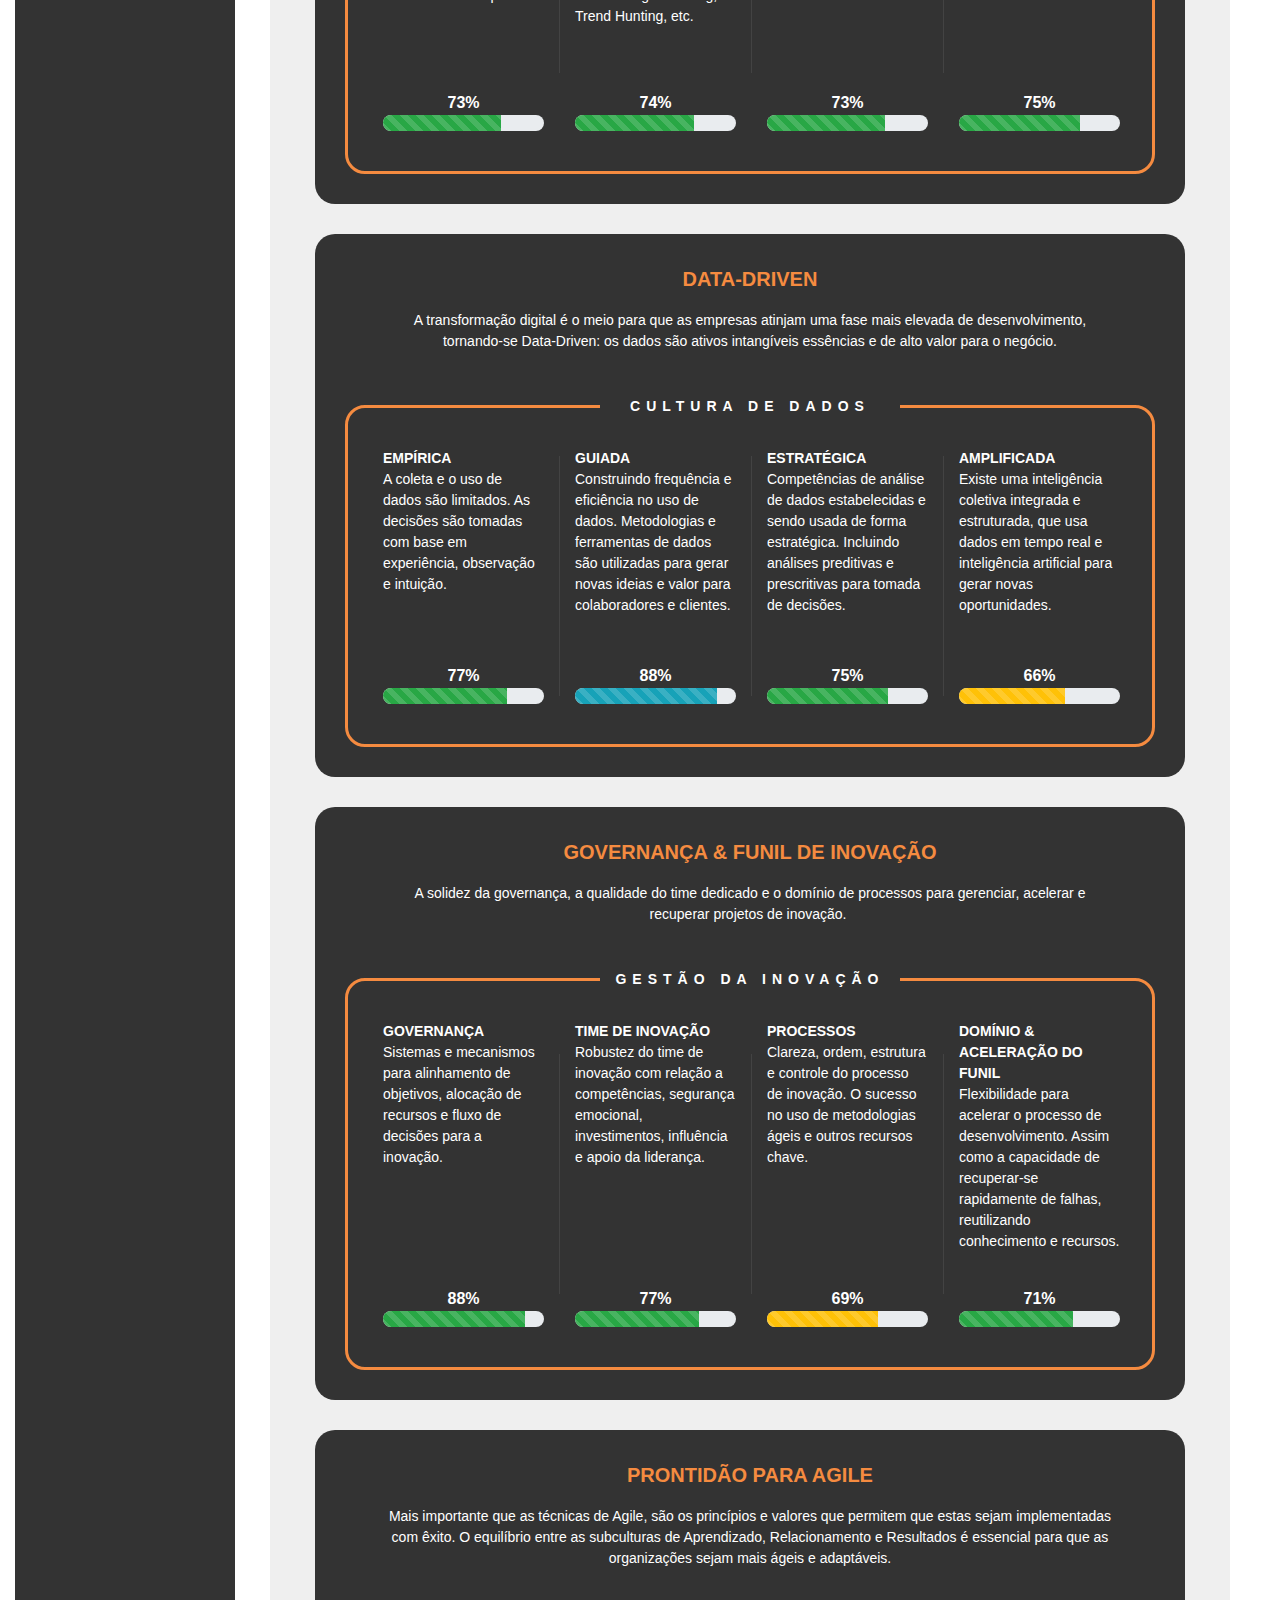
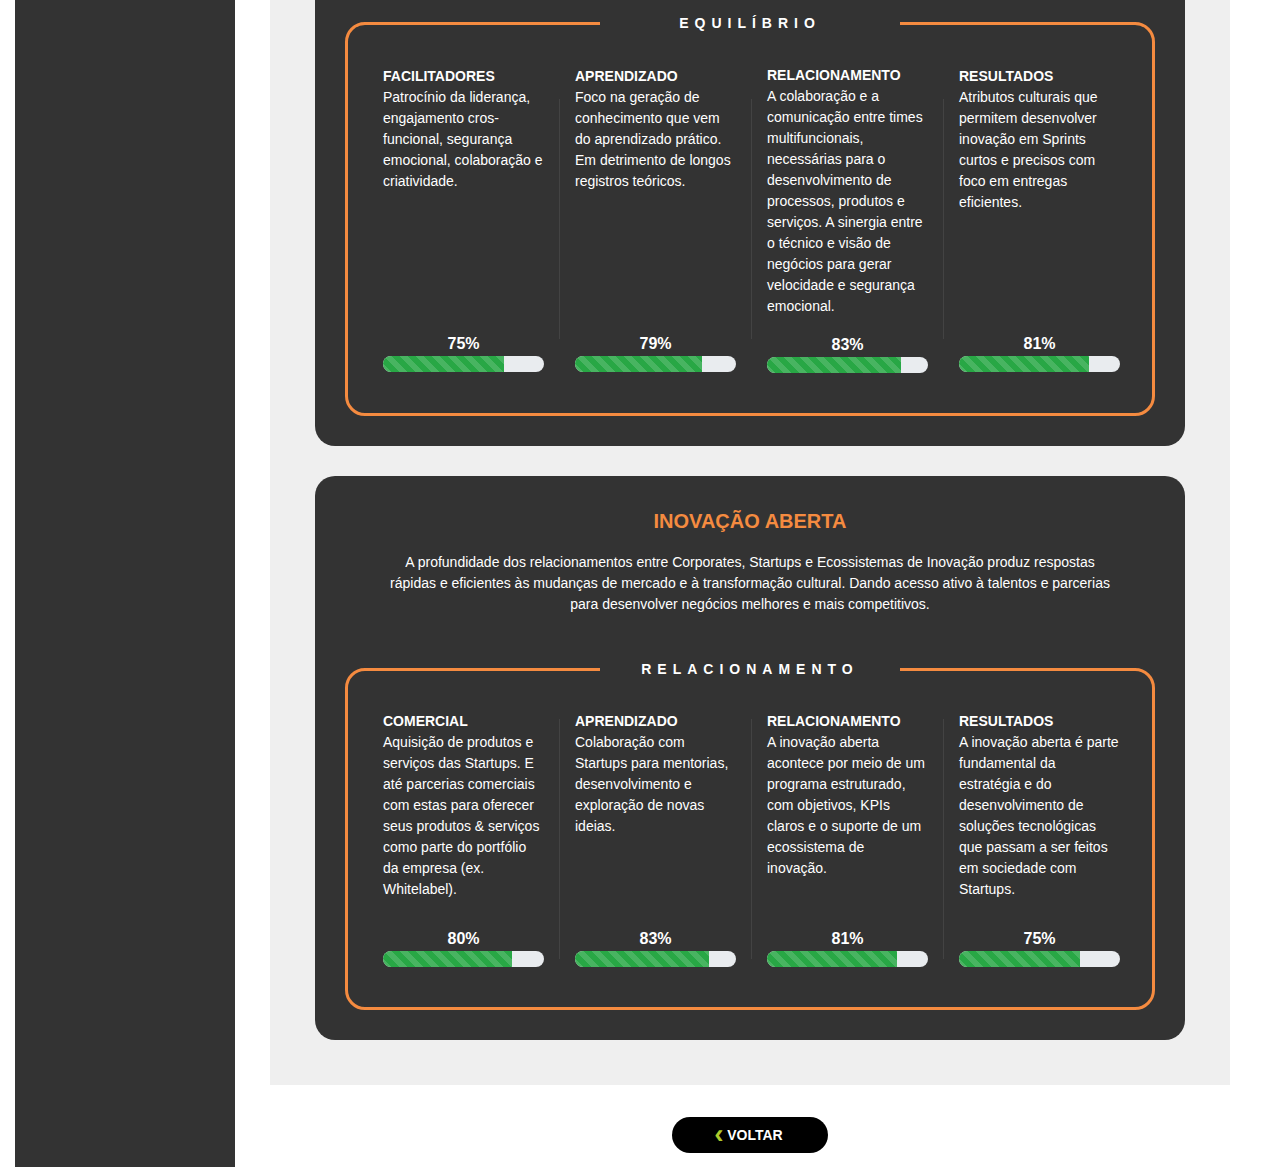
<file: flow-inovacao-vetores-inovacao.html>
<!DOCTYPE html>
<html>

<head>
    <meta charset="utf-8">
    <meta name="viewport" content="width=device-width, initial-scale=1.0">
    <meta http-equiv="X-UA-Compatible" content="IE=edge">

    <title>Innoway</title>

    <!-- Our Custom CSS -->
    <link href="https://fonts.googleapis.com/css?family=Montserrat:200,400,500,800" el='stylesheet' type='text/css'>
    <link rel="stylesheet" href="assets/css/style.css">

    <!-- Font Awesome JS -->


</head>

<body class="own-report">

    <div class="container">

        <div class="wrapper">
            <!-- Sidebar Holder -->
            <nav id="sidebar" class="sidebar_r">
                <button class="fechar-menu">×</button>
                <div class="sidebar-header mt-4 mb-2">
                    <a class="center" href="index.html"><img class="logo img-fluid inno" src="assets/imgs/logo.png"><img class="logo img-fluid own" src="assets/imgs/innoway-logo-own.svg"></a>
              
                   
                </div>

            

                <ul class="list-unstyled components">

                    <li>
                        <a href="index.html">RESULTADO</a>
                    </li>

                    <li>
                        <a href="recomendacao.html">RECOMENDAÇÕES</a>
                    </li>


                    <li>
                        <a href="pessoas.html">PESSOAS</a>
                        <ul class="show collapse list-unstyled" id="sub1">
                            <li>
                                <a href="intraempreendedorismo.html"><span>•</span> Intraempreendedorismo</a>
                            </li>
                            <li>
                                <a href="adaptablidade.html"><span>•</span> Adaptabilidade</a>
                            </li>
                            <li>
                                <a href="dia-para-inovacao.html"><span>•</span> DNA para inovação</a>
                            </li>

                        </ul>
                    </li>
                  



                    <li>
                        <a href="flow-inovacao.html" >FLOW DE
                            INOVAÇÃO</a>
                        <ul class="show collapse list-unstyled" id="sub2">
                            <li>
                                <a href="flow-inovacao-estrategia-lideranca.html"><span>•</span> Estratégia & Liderança</a>
                            </li>
                            <li>
                                <a href="flow-inovacao-inteligencia-ideacao.html"><span>•</span> Inteligência & Ideação</a>
                            </li>

                            <li>
                                <a href="flow-inovacao-dev-gestao.html"><span>•</span> Desenvolvimento & Gestão</a>
                            </li>

                            <li>
                                <a href="flow-inovacao-resultado-impacto.html"><span>•</span> Resultado & Impacto</a>
                            </li>

                        </ul>
                    </li>

                    <li class="active">
                        <a href="flow-inovacao-vetores-inovacao.html">VETORES DE INOVAÇÃO</a>
                    </li>


                    <li>
                        <a href="innopedia.html">INNOPEDIA</a>
                    </li>

                    <li>
                        <a href="demograficos.html">DEMOGRÁFICOS</a>
                    </li>

                    <li>
                        <a href="confiabilidade.html">CONFIABILIDADE &
                            METODOLOGIA</a>
                    </li>






                    <li>
                        <a href="#">DOWNLOADS <img src="assets/imgs/down.png" class="ic1 inno"><img src="assets/imgs/down-2.png" class="ic1 own"></a>
                        <ul class="show collapse list-unstyled" id="sub4">
                            <li>
                                <a href="#"><img src="assets/imgs/play.png" class="ic inno"><img src="assets/imgs/play-2.png" class="ic own"> Apresentação Resultados</a>
                            </li>
                            <li>
                                <a href="#"><img src="assets/imgs/chat.png" class="ic inno"><img src="assets/imgs/chat-2.png" class="ic own"> DATABASE <span class="span-bl">(perguntas abertas)</span> </a>
                            </li>
                            <li>
                                <a href="#"><img src="assets/imgs/selo.png" class="ic inno"><img src="assets/imgs/selo-2.png" class="ic own"> selo ACATE Innoway</a>
                            </li>
                        </ul>
                    </li>

                </ul>

            </nav>

            <!-- Page content  -->
            <div id="content">

                <header>

                    <button type="button" id="sidebarCollapse" class="navbar-btn">
                        <span></span>
                        <span></span>
                        <span></span>
                    </button>

                    <div class="search d-xl-none m-3">
                        <input class="field-search pl-1" type="text" placeholder="Pesquisar Innopedia">
                        <button class="lupa"></button>
                    </div>

                    <button class="bt-data">
                        Dados >
                    </button>

                    <div class="header-content">
                        <button class="fechar-h">×</button>



                        <div class="arce">
                            <img src="assets/imgs/arcelormittal.png">
                        </div>

                        <div class="logout-mob">
                            <img onclick="javascript:changeOwner();" src="assets/imgs/logout.svg" alt="">
                        </div>

                        <div class="box-header">
                            <div class="innovation-header">
                                <span>Innovation Power</span>
                                <p>avançado</p>
                            </div>
                            <div class="score-header">
                                <span>75</span>
                                <p>score</p>
                            </div>
                        </div>
                        <div class="box-header">
                            <div class="peaple-header">
                                <span>pessoas</span><span>77%</span>
                            </div>
                            <div class="flow-header">
                                <span>flow de inovação</span><span>64%</span>
                            </div>
                        </div>
                        <div class="logout">
                            <img onclick="javascript:changeOwner();" src="assets/imgs/logout.svg" alt="">
                        </div>
                    </div>
                </header>

                <div class="search d-none d-xl-block text-right">
                    <input class="field-search" type="text" placeholder="Pesquisar Innopedia">
                    <button class="lupa"></button>
                </div>
                <section class="sec-home">
                    <div class="titulo text-left mt-5">
                        <h2 class=" p-0 pb-3">VETORES DE INOVAÇÃO <a onclick="window.history.go(-1); return false;" class="voltar float-right" href=""><span>‹</span>
                                Voltar</a></h2>
                    </div>

                </section>


                <div class="box-vetor">
             
                    <section class="min-container boxb">
                        <article class="box-black-one">
                            <div class="container-text ">
                                <div class="container-one">
                                    <p class="title-green">ESTRATÉGIA & LIDERANÇA PARA INOVAÇÃO


                                    </p>
                                    <p>
                                        Capacidade das estratégias da empresa  e de sua liderança para impulsionar inovações. 
                                        Elementos estratégicos que são ao mesmo tempo alicerces e catalizadores para que a 
                                        inovação flua naturalmente nas organizações. ​
                                    </p>
                                </div>

                            </div>

                            <div class="container-center">
                                <p>FAZER ACONTECER ​</p>
                            </div>
                            <div class="box">
                                <div class="cols col-lg-3 col-md-6 col-sm-12 col-12">
                                    <p class="mh-250">
                                        <strong>
                                            ESTRATÉGIA DE 
                                            INOVAÇÃO CLARA & 
                                            OUSADA
                                        </strong><br />
                                        Existe compreensão da 
                                        estratégia, do quanto 
                                        esta leva a empresa a 
                                        evoluir continuamente e 
                                        a empreender 
                                        desafiando o status quo
                                    </p>
                                    <div class="container-progress">
                                        <div class="progress-one">
                                            <div class="externo1">
                                                <div class="percent">88%</div>
                                                <div class="progress">
                                                    <div class="progress-bar bg-success progress-bar-striped progress-bar-animated"
                                                        style="width:79%"></div>
                                                </div>

                                            </div>
                                        </div>
                                    </div>
                                </div>

                                <span class="barra"></span>
                                <div class="cols col-lg-3 col-md-6 col-sm-12 col-12">
                                    <p class="mh-250">
                                        <strong>
                                            SINERGIA COM A 
                                            ESTRATÉGIA 
                                            CORPORATIVA


                                        </strong>
                                        <br />
                                
                                        Conexão da estratégia de 
                                        inovação com a 
                                        estratégia corporativa 
                                        que impulsiona a 
                                        inovação.
                                    </p>
                                    <div class="container-progress">
                                        <div class="progress-one">                             
                                            <div class="externo1">
                                                <div class="percent">84%</div>
                                                <div class="progress">
                                                    <div class="progress-bar bg-success progress-bar-striped progress-bar-animated"
                                                        style="width:84%"></div>
                                                </div>
                                            </div>
                                        </div>
                                    </div>
                                </div>
                                <span class="barra"></span>
                                <div class="cols col-lg-3 col-md-6 col-sm-12 col-12">
                                    <p class="mh-250">
                                        <strong>
                                            COMPROMISSO DA 
                                            LIDERANÇA
                                            

                                        </strong><br />
                                        A liderança incentiva a 
                                        inovação em toda a 
                                        empresa. Permitindo 
                                        que ideias não usuais 
                                        sejam exploradas. 
                                    </p class="mh-250">
                                    <div class="container-progress">
                                        <div class="progress-one">
                                                <div class="externo1">
                                                <div class="percent">84%</div>
                                                <div class="progress">
                                                    <div class="progress-bar bg-success progress-bar-striped progress-bar-animated"
                                                        style="width:84%"></div>
                                                </div>
                                            </div>
                                        </div>
                                    </div>
                                </div>

                                <span class="barra"></span>

                                <div class="cols col-lg-3 col-md-6 col-sm-12 col-12">
                                    <p class="mh-250">
                                        <strong>
                                            PATROCÍNIO ATIVO 
                                            DA LIDERANÇA
                                                                                    
                                            

                                        </strong><br />
                                        Os líderes são inovadores 
                                        ativos. Impulsionando 
                                        engajamento, 
                                        conhecimento, talento e 
                                        recursos para inovar.
                                    </p>
                                    <div class="container-progress">
                                        <div class="progress-one">
                                                                    
                                            <div class="externo1">
                                                <div class="percent">80%</div>
                                                <div class="progress">
                                                    <div class="progress-bar bg-success progress-bar-striped progress-bar-animated"
                                                        style="width:80%"></div>
                                                </div>
                                            </div>
                                        </div>
                                    </div>
                                </div>
                            </div>
                        </article>
                    </section>


                    <section class="min-container boxb">
                        <article class="box-black-one">
                            <div class="container-text ">
                                <div class="container-one">
                                    <p class="title-green">AMPLITUDE DA INOVAÇÃO

                                    </p>
                                    <p>                       

                                        Desenvolver os três Horizontes é um método eficaz para compreender,  
                                        facilitar a transformação cultural e explorar a inovação e a ação inteligente 
                                        diante das incertezas do mundo VUCA / BINI.​
                                    </p>
                                </div>

                            </div>

                            <div class="container-center">
                                <p>LONGEVIDADE</p>
                            </div>
                            <div class="box">
                                <div class="cols col-lg-3 col-md-6 col-sm-12 col-12">
                                    <p class="mh-250">
                                        <strong>
                                            INCREMENTAL (H1)
                                  
                                        </strong><br />
                                        Estabelece diferenciação 
                                        vs. a concorrência, que 
                                        permite operar com 
                                        competitividade.  
                                        Considerando uma 
                                        melhor eficiência de 
                                        processos, produtos e 
                                        serviços para gerar 
                                        melhores resultados 
                                        financeiros. 
                                    </p>
                                    <div class="container-progress">
                                        <div class="progress-one">
                                            <div class="externo1">
                                                <div class="percent">86%</div>
                                                <div class="progress">
                                                    <div class="progress-bar bg-info progress-bar-striped progress-bar-animated"
                                                        style="width:86%"></div>
                                                </div>

                                            </div>
                                        </div>
                                    </div>
                                </div>

                                <span class="barra"></span>
                                <div class="cols col-lg-3 col-md-6 col-sm-12 col-12">
                                    <p class="mh-250">
                                        <strong>
                                            ADJACENTE (H2)

                                        </strong>
                                        <br />
                                        A partir de uma oferta 
                                        superior ou adicional, 
                                        permite a exploração de 
                                        mercados novos e  
                                        complementares. 
                                        Investindo em 
                                        oportunidades de inovação 
                                        mesmo que sejam 
                                        diferentes do modelo de 
                                        negócio atual. 
                                    </p>
                                    <div class="container-progress">
                                        <div class="progress-one">                             
                                            <div class="externo1">
                                                <div class="percent">90%</div>
                                                <div class="progress">
                                                    <div class="progress-bar bg-info progress-bar-striped progress-bar-animated"
                                                        style="width:90%"></div>
                                                </div>
                                            </div>
                                        </div>
                                    </div>
                                </div>
                                <span class="barra"></span>
                                <div class="cols col-lg-3 col-md-6 col-sm-12 col-12">
                                    <p class="mh-250">
                                        <strong>
                                            DISRUPÇÃO (H3)
                                            
                                        </strong><br />
                                        Ousadia para tentar fazer 
                                        o que nunca foi feito 
                                        antes, desafiando líderes 
                                        estabelecidos por meio 
                                        de iniciativas disruptivas. 
                                        Também engloba 
                                        inovações 
                                        transformacionais, que 
                                        estabelecem novos 
                                        mercados. 
                                    </p>
                                    <div class="container-progress">
                                        <div class="progress-one">
                                                <div class="externo1">
                                                <div class="percent">78%</div>
                                                <div class="progress">
                                                    <div class="progress-bar bg-success progress-bar-striped progress-bar-animated"
                                                        style="width:78%"></div>
                                                </div>
                                            </div>
                                        </div>
                                    </div>
                                </div>

                                <span class="barra"></span>

                                <div class="cols col-lg-3 col-md-6 col-sm-12 col-12">
                                    <p class="mh-250">
                                        <strong>
                                            OBSOLESCÊNCIA
                                            
                                        </strong><br />
                                        Claro entendimento dos 
                                        clientes, do mercado e do 
                                        ciclo de vida do portfólio 
                                        para decidir 
                                        estrategicamente 
                                        quando renovar. 
                                    </p>
                                    <div class="container-progress">
                                        <div class="progress-one">
                                                                    
                                            <div class="externo1">
                                                <div class="percent">86%</div>
                                                <div class="progress">
                                                    <div class="progress-bar bg-info progress-bar-striped progress-bar-animated"
                                                        style="width:86%"></div>
                                                </div>
                                            </div>
                                        </div>
                                    </div>
                                </div>
                            </div>
                        </article>
                    </section>



                    <section class="min-container boxb">
                        <article class="box-black-one">
                            <div class="container-text ">
                                <div class="container-one">
                                    <p class="title-green">MODELOS DE NEGÓCIO

                                    </p>
                                    <p>                           
                            
                                        Em um mercado cada vez mais mutante, a versatilidade de modelos de negócio 
                                        e sua integração com a  inovação  são essenciais para alcançar resultados.  ​
                                    </p>
                                </div>

                            </div>

                            <div class="container-center">
                                <p>COMPETITIVIDADE</p>
                            </div>
                            <div class="box">
                                <div class="cols col-lg-3 col-md-6 col-sm-12 col-12">
                                    <p>
                                        <strong>
                                            COMPETITIVIDADE 
                                            ATUAL
                                                                               
                                        </strong><br />
                                        O modelo de negócio 
                                        principal tem uma 
                                        performance adequada 
                                        no mercado.
                                    </p>
                                    <div class="container-progress">
                                        <div class="progress-one">
                                            <div class="externo1">
                                                <div class="percent">94%</div>
                                                <div class="progress">
                                                    <div class="progress-bar bg-info progress-bar-striped progress-bar-animated"
                                                        style="width:84%"></div>
                                                </div>

                                            </div>
                                        </div>
                                    </div>
                                </div>

                                <span class="barra"></span>
                                <div class="cols col-lg-3 col-md-6 col-sm-12 col-12">
                                    <p>
                                        <strong>
                                            SINERGIA COM 
                                            INOVAÇÃO
                                            
                                        </strong>
                                        <br />
                                        O sucesso da sinergia 
                                        entre modelos de 
                                        negócio e as inovações. 
                                    </p>
                                    <div class="container-progress">
                                        <div class="progress-one">                             
                                            <div class="externo1">
                                                <div class="percent">88%</div>
                                                <div class="progress">
                                                    <div class="progress-bar bg-info progress-bar-striped progress-bar-animated"
                                                        style="width:88%"></div>
                                                </div>
                                            </div>
                                        </div>
                                    </div>
                                </div>
                                <span class="barra"></span>
                                <div class="cols col-lg-3 col-md-6 col-sm-12 col-12">
                                    <p>
                                        <strong>
                                            EXPLORAÇÃO DE 
                                            NOVAS 
                                            OPORTUNIDADES
                                            
                                            
                                        </strong><br />
                                        Capacidade de explorar 
                                        modelos de negócio 
                                        adjacentes e 
                                        complementares.
                                    </p>
                                    <div class="container-progress">
                                        <div class="progress-one">
                                                <div class="externo1">
                                                <div class="percent">81%</div>
                                                <div class="progress">
                                                    <div class="progress-bar bg-success progress-bar-striped progress-bar-animated"
                                                        style="width:81%"></div>
                                                </div>
                                            </div>
                                        </div>
                                    </div>
                                </div>

                                <span class="barra"></span>

                                <div class="cols col-lg-3 col-md-6 col-sm-12 col-12">
                                    <p>
                                        <strong>
                                            DISRUPÇÃO

                                        </strong><br />
                                        Modelos de negócio  que  
                                        são por si só uma 
                                        inovação no mercado.
                                    </p>
                                    <div class="container-progress">
                                        <div class="progress-one">
                                                                    
                                            <div class="externo1">
                                                <div class="percent">67%</div>
                                                <div class="progress">
                                                    <div class="progress-bar bg-warning progress-bar-striped progress-bar-animated"
                                                        style="width:67%"></div>
                                                </div>
                                            </div>
                                        </div>
                                    </div>
                                </div>
                            </div>
                        </article>
                    </section>

                    <section class="min-container boxb">
                        <article class="box-black-one">
                            <div class="container-text ">
                                <div class="container-one">
                                    <p class="title-green">TRANSFORMAÇÃO DIGITAL                                </p>
                                    <p>Combinação entre desenvolvimento, implementação e aceleração de tecnologias digitais 
                                        com a evolução cultural necessária para que a sinergia entre o humano e o digital ocorra com 
                                        sucesso.  Multiplica o efeito de rede, cria flexibilidade radical e conexões em tempo real. ​
                                    </p>
                                </div>
    
                            </div>
    
                            <div class="container-center">
                                <p>DIGITALIZAÇÃO​</p>
                            </div>
                            <div class="box">
                                <div class="cols col-lg-3 col-md-6 col-sm-12 col-12">
                                    <p>
                                        <strong>
                                            CONEXÕES & 
                                            E-COMMERCE
                                            
                                        </strong><br />
                                        Uso de plataformas e 
                                        canais digitais para 
                                        comunicar, e realizar 
                                        trocas de valor (incluindo 
                                        e-commerce) com os 
                                        públicos–alvo da empresa. 
                                    </p>
                                    <div class="container-progress">
                                        <div class="progress-one">
                                            <div class="externo1">
                                                <div class="percent">79%</div>
                                                <div class="progress">
                                                    <div class="progress-bar bg-success progress-bar-striped progress-bar-animated"
                                                        style="width:79%"></div>
                                                </div>
    
                                            </div>
                                        </div>
                                    </div>
                                </div>
    
                                <span class="barra"></span>
                                <div class="cols col-lg-3 col-md-6 col-sm-12 col-12">
                                    <p>
                                        <strong>
                                            PROCESSOS
    
                                        </strong>
                                        <br />
                                        Aumento de 
                                        produtividade, 
                                        perfomance  e excelência 
                                        operacional.  
                                    </p>
                                    <div class="container-progress">
                                        <div class="progress-one">                             
                                            <div class="externo1">
                                                <div class="percent">84%</div>
                                                <div class="progress">
                                                    <div class="progress-bar bg-success progress-bar-striped progress-bar-animated"
                                                        style="width:84%"></div>
                                                </div>
                                            </div>
                                        </div>
                                    </div>
                                </div>
                                <span class="barra"></span>
                                <div class="cols col-lg-3 col-md-6 col-sm-12 col-12">
                                    <p>
                                        <strong>
                                            PRODUTOS & 
                                            SERVIÇOS
                                            
                                        </strong><br />
                                        Diversificação, eficiência 
                                        e maior acessibilidade ao 
                                        portfólio da  empresa.
                                    </p>
                                    <div class="container-progress">
                                        <div class="progress-one">
                                                 <div class="externo1">
                                                <div class="percent">84%</div>
                                                <div class="progress">
                                                    <div class="progress-bar bg-success progress-bar-striped progress-bar-animated"
                                                        style="width:84%"></div>
                                                </div>
                                            </div>
                                        </div>
                                    </div>
                                </div>
    
                                <span class="barra"></span>
    
                                <div class="cols col-lg-3 col-md-6 col-sm-12 col-12">
                                    <p>
                                        <strong>
                                            SINERGIA CULTURA & 
                                            TECNOLOGIA
                                            
                                        </strong><br />
                                        Integração entre o 
                                        humano e o digital na 
                                        organização através de 
                                        uma evolução cultural 
                                        (baixa imunidade 
                                        tecnológica). 
                                    </p>
                                    <div class="container-progress">
                                        <div class="progress-one">
                                                                      
                                            <div class="externo1">
                                                <div class="percent">80%</div>
                                                <div class="progress">
                                                    <div class="progress-bar bg-success progress-bar-striped progress-bar-animated"
                                                        style="width:80%"></div>
                                                </div>
                                            </div>
                                        </div>
                                    </div>
                                </div>
                            </div>
                        </article>
                    </section>


                    <section class="min-container boxb">
                        <article class="box-black-one">
                            <div class="container-text ">
                                <div class="container-one">
                                    <p class="title-green">INTELIGÊNCIA & IDEAÇÃO
                                    </p>
                                    <p>
                                        Compreende a habilidade da empresa de entender e mensurar, tanto internamente 
                                        como externamente, suas iniciativas de melhoria de processos, novos produtos e novos 
                                        serviços. Indica a geração de vantagem competitiva, por meio de​
                                        novas ideias, pesquisa e desenvolvimento.​​
                                    </p>
                                </div>
    
                            </div>
    
                            <div class="container-center">
                                <p>INSIGHTS</p>
                            </div>
                            <div class="box">
                                <div class="cols col-lg-3 col-md-6 col-sm-12 col-12">
                                    <p class="mh-300">
                                        <strong>
                                            INTELIGÊNCIA 
                                            ENDÓGENA
                                            
                                        </strong><br />
                                        Mensuração de 
                                        indicadores de 
                                        performance internos 
                                        para as inovações, 
                                        incluindo objetivos 
                                        financeiros. Clareza do 
                                        impacto de novos 
                                        produtos e serviços nos 
                                        resultados da empresa.
                                    </p>
                                    <div class="container-progress">
                                        <div class="progress-one">
                                            <div class="externo1">
                                                <div class="percent">73%</div>
                                                <div class="progress">
                                                    <div class="progress-bar bg-success progress-bar-striped progress-bar-animated"
                                                        style="width:73%"></div>
                                                </div>
    
                                            </div>
                                        </div>
                                    </div>
                                </div>
    
                                <span class="barra"></span>
                                <div class="cols col-lg-3 col-md-6 col-sm-12 col-12">
                                    <p class="mh-300">
                                        <strong>
                                            INTELIGÊNCIA EXÓGENA
    
                                        </strong>
                                        <br />
                                        Entendimento de 
                                        tendências e  mensuração 
                                        de fatores que indicam a  
                                        real satisfação dos clientes. 
                                        Monitoramento constante 
                                        do mercado e da 
                                        concorrência.  Utilização de 
                                        ferramentas como Design 
                                        Thinking, Trend Hunting, 
                                        etc.
                                    </p>
                                    <div class="container-progress">
                                        <div class="progress-one">                             
                                            <div class="externo1">
                                                <div class="percent">74%</div>
                                                <div class="progress">
                                                    <div class="progress-bar bg-success progress-bar-striped progress-bar-animated"
                                                        style="width:74%"></div>
                                                </div>
                                            </div>
                                        </div>
                                    </div>
                                </div>
                                <span class="barra"></span>
                                <div class="cols col-lg-3 col-md-6 col-sm-12 col-12">
                                    <p class="mh-300">
                                        <strong>
                                            TEST & LEARN
    
                                        </strong><br />
                                        Aponta a maturidade 
                                        da ideologia de 
                                        aprendizagem da 
                                        empresa. Reconhece e 
                                        valoriza a agilidade e a​
                                        capacidade de 
                                        aprendizado por meio 
                                        de protótipos.​ 
                                    </p class="mh-300">
                                    <div class="container-progress">
                                        <div class="progress-one">
                                                 <div class="externo1">
                                                <div class="percent">73%</div>
                                                <div class="progress">
                                                    <div class="progress-bar bg-success progress-bar-striped progress-bar-animated"
                                                        style="width:73%"></div>
                                                </div>
                                            </div>
                                        </div>
                                    </div>
                                </div>
    
                                <span class="barra"></span>
    
                                <div class="cols col-lg-3 col-md-6 col-sm-12 col-12">
                                    <p class="mh-300">
                                        <strong>
                                            P&D
    
                                        </strong><br />
                                        Demonstra a maturidade 
                                        estratégica, a robustez de 
                                        talentos e recursos para a 
                                        geração de pesquisa e​
                                        desenvolvimento, por 
                                        meio de Insights 
                                        relevantes provenientes 
                                        de dados internos e 
                                        externos.
                                    </p>
                                    <div class="container-progress">
                                        <div class="progress-one">
                                                                      
                                            <div class="externo1">
                                                <div class="percent">75%</div>
                                                <div class="progress">
                                                    <div class="progress-bar bg-success progress-bar-striped progress-bar-animated"
                                                        style="width:75%"></div>
                                                </div>
                                            </div>
                                        </div>
                                    </div>
                                </div>
                            </div>
                        </article>
                    </section>

                    <section class="min-container boxb">
                        <article class="box-black-one">
                            <div class="container-text ">
                                <div class="container-one">
                                    <p class="title-green">DATA-DRIVEN                              </p>
                                    <p>
                                        A transformação digital é o meio para que as empresas atinjam uma fase mais 
    elevada de desenvolvimento,  tornando-se Data-Driven: os dados são ativos 
    intangíveis essências e de alto valor para o negócio.​
                                    </p>
                                </div>
    
                            </div>
    
                            <div class="container-center">
                                <p>CULTURA DE DADOS​</p>
                            </div>
                            <div class="box">
                                <div class="cols col-lg-3 col-md-6 col-sm-12 col-12">
                                    <p>
                                        <strong>
                                            EMPÍRICA
    
                                            
                                        </strong><br />
                                        A coleta e o uso de dados 
                                        são limitados. As decisões 
                                        são tomadas com base 
                                        em experiência, 
                                        observação e intuição. 
                                    </p>
                                    <div class="container-progress">
                                        <div class="progress-one">
                                            <div class="externo1">
                                                <div class="percent">77%</div>
                                                <div class="progress">
                                                    <div class="progress-bar bg-success progress-bar-striped progress-bar-animated"
                                                        style="width:77%"></div>
                                                </div>
    
                                            </div>
                                        </div>
                                    </div>
                                </div>
    
                                <span class="barra"></span>
                                <div class="cols col-lg-3 col-md-6 col-sm-12 col-12">
                                    <p>
                                        <strong>
                                            GUIADA
    
                                        </strong>
                                        <br />
                                        Construindo frequência e 
                                        eficiência no uso de 
                                        dados. Metodologias e 
                                        ferramentas de dados  
                                        são utilizadas para gerar 
                                        novas ideias e valor para 
                                        colaboradores e clientes. 
                                    </p>
                                    <div class="container-progress">
                                        <div class="progress-one">                             
                                            <div class="externo1">
                                                <div class="percent">88%</div>
                                                <div class="progress">
                                                    <div class="progress-bar bg-info progress-bar-striped progress-bar-animated"
                                                        style="width:88%"></div>
                                                </div>
                                            </div>
                                        </div>
                                    </div>
                                </div>
                                <span class="barra"></span>
                                <div class="cols col-lg-3 col-md-6 col-sm-12 col-12">
                                    <p>
                                        <strong>
                                            ESTRATÉGICA
                                            
                                        </strong><br />
                                        Competências de análise 
                                        de dados estabelecidas e 
                                        sendo usada de forma 
                                        estratégica. Incluindo 
                                        análises preditivas e 
                                        prescritivas para tomada 
                                        de decisões.
                                    </p>
                                    <div class="container-progress">
                                        <div class="progress-one">
                                                 <div class="externo1">
                                                <div class="percent">75%</div>
                                                <div class="progress">
                                                    <div class="progress-bar bg-success progress-bar-striped progress-bar-animated"
                                                        style="width:75%"></div>
                                                </div>
                                            </div>
                                        </div>
                                    </div>
                                </div>
    
                                <span class="barra"></span>
    
                                <div class="cols col-lg-3 col-md-6 col-sm-12 col-12">
                                    <p>
                                        <strong>
                                            AMPLIFICADA
                                            
                                        </strong><br />
                                        Existe uma inteligência 
                                        coletiva integrada e 
                                        estruturada, que usa 
                                        dados em tempo  real e 
                                        inteligência artificial para 
                                        gerar novas 
                                        oportunidades. 
                                    </p>
                                    <div class="container-progress">
                                        <div class="progress-one">
                                                                      
                                            <div class="externo1">
                                                <div class="percent">66%</div>
                                                <div class="progress">
                                                    <div class="progress-bar bg-warning progress-bar-striped progress-bar-animated"
                                                        style="width:66%"></div>
                                                </div>
                                            </div>
                                        </div>
                                    </div>
                                </div>
                            </div>
                        </article>
                    </section>

                    <section class="min-container boxb">
                        <article class="box-black-one">
                            <div class="container-text ">
                                <div class="container-one">
                                    <p class="title-green">GOVERNANÇA & FUNIL DE INOVAÇÃO
    
                                    </p>
                                    <p>
                                        A  solidez da governança, a qualidade do time dedicado e o domínio de 
                                        processos para gerenciar, acelerar e recuperar projetos de inovação. ​
                                    </p>
                                </div>
    
                            </div>
    
                            <div class="container-center">
                                <p>GESTÃO DA INOVAÇÃO​</p>
                            </div>
                            <div class="box">
                                <div class="cols col-lg-3 col-md-6 col-sm-12 col-12">
                                    <p class="mh-250">
                                        <strong>
                                            GOVERNANÇA
                                        </strong><br />
                                        Sistemas e mecanismos 
                                        para alinhamento de 
                                        objetivos, alocação de 
                                        recursos e fluxo de 
                                        decisões para a inovação.
                                    </p>
                                    <div class="container-progress">
                                        <div class="progress-one">
                                            <div class="externo1">
                                                <div class="percent">88%</div>
                                                <div class="progress">
                                                    <div class="progress-bar bg-success progress-bar-striped progress-bar-animated"
                                                        style="width:88%"></div>
                                                </div>
    
                                            </div>
                                        </div>
                                    </div>
                                </div>
    
                                <span class="barra"></span>
                                <div class="cols col-lg-3 col-md-6 col-sm-12 col-12">
                                    <p class="mh-250">
                                        <strong>
                                            TIME DE INOVAÇÃO
    
                                        </strong>
                                        <br />
                                  
                                        Robustez do time de 
                                        inovação com relação a 
                                        competências, segurança 
                                        emocional, investimentos, 
                                        influência e apoio da 
                                        liderança. 
                                    </p>
                                    <div class="container-progress">
                                        <div class="progress-one">                             
                                            <div class="externo1">
                                                <div class="percent">77%</div>
                                                <div class="progress">
                                                    <div class="progress-bar bg-success progress-bar-striped progress-bar-animated"
                                                        style="width:77%"></div>
                                                </div>
                                            </div>
                                        </div>
                                    </div>
                                </div>
                                <span class="barra"></span>
                                <div class="cols col-lg-3 col-md-6 col-sm-12 col-12">
                                    <p class="mh-250">
                                        <strong>
                                            PROCESSOS
    
                                        </strong><br />
                                        Clareza, ordem, estrutura 
                                        e controle do processo de 
                                        inovação. O sucesso no 
                                        uso de metodologias 
                                        ágeis e outros recursos 
                                        chave. 
                                    </p class="mh-250">
                                    <div class="container-progress">
                                        <div class="progress-one">
                                                 <div class="externo1">
                                                <div class="percent">69%</div>
                                                <div class="progress">
                                                    <div class="progress-bar bg-warning progress-bar-striped progress-bar-animated"
                                                        style="width:69%"></div>
                                                </div>
                                            </div>
                                        </div>
                                    </div>
                                </div>
    
                                <span class="barra"></span>
    
                                <div class="cols col-lg-3 col-md-6 col-sm-12 col-12">
                                    <p class="mh-250">
                                        <strong>
                                            DOMÍNIO & 
                                            ACELERAÇÃO DO FUNIL
                                            
    
                                        </strong><br />
                                        Flexibilidade para acelerar 
                                        o processo de 
                                        desenvolvimento. Assim 
                                        como a capacidade de 
                                        recuperar-se rapidamente 
                                        de falhas, reutilizando 
                                        conhecimento e recursos.
                                    </p>
                                    <div class="container-progress">
                                        <div class="progress-one">
                                                                      
                                            <div class="externo1">
                                                <div class="percent">71%</div>
                                                <div class="progress">
                                                    <div class="progress-bar bg-success progress-bar-striped progress-bar-animated"
                                                        style="width:71%"></div>
                                                </div>
                                            </div>
                                        </div>
                                    </div>
                                </div>
                            </div>
                        </article>
                    </section>


                    <section class="min-container boxb">
                        <article class="box-black-one">
                            <div class="container-text ">
                                <div class="container-one">
                                    <p class="title-green">PRONTIDÃO PARA AGILE
                                    </p>
                                    <p>                            
                                        Mais importante que as técnicas de Agile, são os princípios e valores que permitem que estas sejam 
                                        implementadas com êxito. O equilíbrio entre as subculturas de Aprendizado, Relacionamento e 
                                        Resultados é essencial para que as organizações sejam mais ágeis e adaptáveis. 
                                    </p>
                                </div>
    
                            </div>
    
                            <div class="container-center">
                                <p>EQUILÍBRIO</p>
                            </div>
                            <div class="box">
                                <div class="cols col-lg-3 col-md-6 col-sm-12 col-12">
                                    <p class="mh-250">
                                        <strong>
                                            FACILITADORES                                        
                                        </strong><br />
                                        Patrocínio da liderança, 
                                        engajamento cros-
                                        funcional, segurança 
                                        emocional, colaboração 
                                        e criatividade.
                                    </p>
                                    <div class="container-progress">
                                        <div class="progress-one">
                                            <div class="externo1">
                                                <div class="percent">75%</div>
                                                <div class="progress">
                                                    <div class="progress-bar bg-success progress-bar-striped progress-bar-animated"
                                                        style="width:75%"></div>
                                                </div>
    
                                            </div>
                                        </div>
                                    </div>
                                </div>
    
                                <span class="barra"></span>
                                <div class="cols col-lg-3 col-md-6 col-sm-12 col-12">
                                    <p class="mh-250">
                                        <strong>
                                            APRENDIZADO
                                        </strong>
                                        <br />
                                        Foco na geração de 
                                        conhecimento que vem 
                                        do aprendizado prático. 
                                        Em detrimento de 
                                        longos registros 
                                        teóricos.   
                                    </p>
                                    <div class="container-progress">
                                        <div class="progress-one">                             
                                            <div class="externo1">
                                                <div class="percent">79%</div>
                                                <div class="progress">
                                                    <div class="progress-bar bg-success progress-bar-striped progress-bar-animated"
                                                        style="width:79%"></div>
                                                </div>
                                            </div>
                                        </div>
                                    </div>
                                </div>
                                <span class="barra"></span>
                                <div class="cols col-lg-3 col-md-6 col-sm-12 col-12">
                                    <p class="mh-250">
                                        <strong>
                                            RELACIONAMENTO
                                            
                                        </strong><br />
                                        A colaboração e a 
                                        comunicação entre times  
                                        multifuncionais, 
                                        necessárias para o 
                                        desenvolvimento de 
                                        processos, produtos e 
                                        serviços.  A sinergia entre 
                                        o técnico e visão de 
                                        negócios para gerar 
                                        velocidade e segurança 
                                        emocional. 
                                    </p>
                                    <div class="container-progress">
                                        <div class="progress-one">
                                                 <div class="externo1">
                                                <div class="percent">83%</div>
                                                <div class="progress">
                                                    <div class="progress-bar bg-success progress-bar-striped progress-bar-animated"
                                                        style="width:83%"></div>
                                                </div>
                                            </div>
                                        </div>
                                    </div>
                                </div>
    
                                <span class="barra"></span>
    
                                <div class="cols col-lg-3 col-md-6 col-sm-12 col-12">
                                    <p class="mh-250">
                                        <strong>
                                            RESULTADOS
                                            
                                        </strong><br />
                                        Atributos culturais que 
                                        permitem desenvolver 
                                        inovação em Sprints 
                                        curtos e precisos com 
                                        foco em entregas 
                                        eficientes. 
                                    </p>
                                    <div class="container-progress">
                                        <div class="progress-one">
                                                                      
                                            <div class="externo1">
                                                <div class="percent">81%</div>
                                                <div class="progress">
                                                    <div class="progress-bar bg-success progress-bar-striped progress-bar-animated"
                                                        style="width:81%"></div>
                                                </div>
                                            </div>
                                        </div>
                                    </div>
                                </div>
                            </div>
                        </article>
                    </section>


                    <section class="min-container boxb">
                        <article class="box-black-one">
                            <div class="container-text ">
                                <div class="container-one">
                                    <p class="title-green">INOVAÇÃO ABERTA
                                    </p>
                                    <p>                           
                              
                                        A profundidade dos relacionamentos entre Corporates, Startups e Ecossistemas de Inovação produz respostas 
                                        rápidas e eficientes às mudanças de mercado e à transformação cultural. Dando acesso ativo à talentos e 
                                        parcerias para desenvolver negócios  melhores e mais competitivos.​
                                    </p>
                                </div>
    
                            </div>
    
                            <div class="container-center">
                                <p>RELACIONAMENTO</p>
                            </div>
                            <div class="box">
                                <div class="cols col-lg-3 col-md-6 col-sm-12 col-12">
                                    <p>
                                        <strong>
                                            COMERCIAL                                        
                                        </strong><br />
                                        Aquisição de produtos e 
                                        serviços das Startups. E 
                                        até parcerias comerciais 
                                        com estas para oferecer 
                                        seus produtos & serviços 
                                        como parte do portfólio 
                                        da empresa (ex. 
                                        Whitelabel).
                                    </p>
                                    <div class="container-progress">
                                        <div class="progress-one">
                                            <div class="externo1">
                                                <div class="percent">80%</div>
                                                <div class="progress">
                                                    <div class="progress-bar bg-success progress-bar-striped progress-bar-animated"
                                                        style="width:80%"></div>
                                                </div>
    
                                            </div>
                                        </div>
                                    </div>
                                </div>
    
                                <span class="barra"></span>
                                <div class="cols col-lg-3 col-md-6 col-sm-12 col-12">
                                    <p>
                                        <strong>
                                            APRENDIZADO
                                        </strong>
                                        <br />
                                        Colaboração com 
                                        Startups para mentorias, 
                                        desenvolvimento e 
                                        exploração de novas 
                                        ideias.  
                                    </p>
                                    <div class="container-progress">
                                        <div class="progress-one">                             
                                            <div class="externo1">
                                                <div class="percent">83%</div>
                                                <div class="progress">
                                                    <div class="progress-bar bg-success progress-bar-striped progress-bar-animated"
                                                        style="width:83%"></div>
                                                </div>
                                            </div>
                                        </div>
                                    </div>
                                </div>
                                <span class="barra"></span>
                                <div class="cols col-lg-3 col-md-6 col-sm-12 col-12">
                                    <p>
                                        <strong>
                                            RELACIONAMENTO
                                            
                                        </strong><br />
                                        A inovação aberta 
                                        acontece por meio de um 
                                        programa estruturado, 
                                        com objetivos, KPIs claros 
                                        e o suporte de um 
                                        ecossistema de inovação. 
                                    </p>
                                    <div class="container-progress">
                                        <div class="progress-one">
                                                 <div class="externo1">
                                                <div class="percent">81%</div>
                                                <div class="progress">
                                                    <div class="progress-bar bg-success progress-bar-striped progress-bar-animated"
                                                        style="width:81%"></div>
                                                </div>
                                            </div>
                                        </div>
                                    </div>
                                </div>
    
                                <span class="barra"></span>
    
                                <div class="cols col-lg-3 col-md-6 col-sm-12 col-12">
                                    <p>
                                        <strong>
                                            RESULTADOS
                                            
                                        </strong><br />
                                        A inovação aberta é parte 
                                        fundamental da 
                                        estratégia e do 
                                        desenvolvimento de 
                                        soluções tecnológicas 
                                        que passam a ser feitos 
                                        em sociedade com 
                                        Startups. 
                                    </p>
                                    <div class="container-progress">
                                        <div class="progress-one">
                                                                      
                                            <div class="externo1">
                                                <div class="percent">75%</div>
                                                <div class="progress">
                                                    <div class="progress-bar bg-success progress-bar-striped progress-bar-animated"
                                                        style="width:75%"></div>
                                                </div>
                                            </div>
                                        </div>
                                    </div>
                                </div>
                            </div>
                        </article>
                    </section>
    
    

                </div>


                <div class="row">
                    <div class="col-lg-12 text-center mt-4">
                        <a onclick="window.history.go(-1); return false;" class="voltar-b" href=""><span>‹</span> Voltar</a>
                    </div>

                </div>

            </div>
        </div>

    </div>

    <!-- jQuery CDN - Slim version (=without AJAX) -->
    <script src="assets/js/jquery-3.3.1.min.js">
    </script>
    <!-- Popper.JS -->
    <script src="https://cdnjs.cloudflare.com/ajax/libs/popper.js/1.14.0/umd/popper.min.js"
        integrity="sha384-cs/chFZiN24E4KMATLdqdvsezGxaGsi4hLGOzlXwp5UZB1LY//20VyM2taTB4QvJ" crossorigin="anonymous">
    </script>
    <!-- Bootstrap JS -->
    <script src="https://stackpath.bootstrapcdn.com/bootstrap/4.1.0/js/bootstrap.min.js"
        integrity="sha384-uefMccjFJAIv6A+rW+L4AHf99KvxDjWSu1z9VI8SKNVmz4sk7buKt/6v9KI65qnm" crossorigin="anonymous">
    </script>
    <script src="assets/js/utils.js" type="text/javascript"></script>
</body>

</html>
</file>
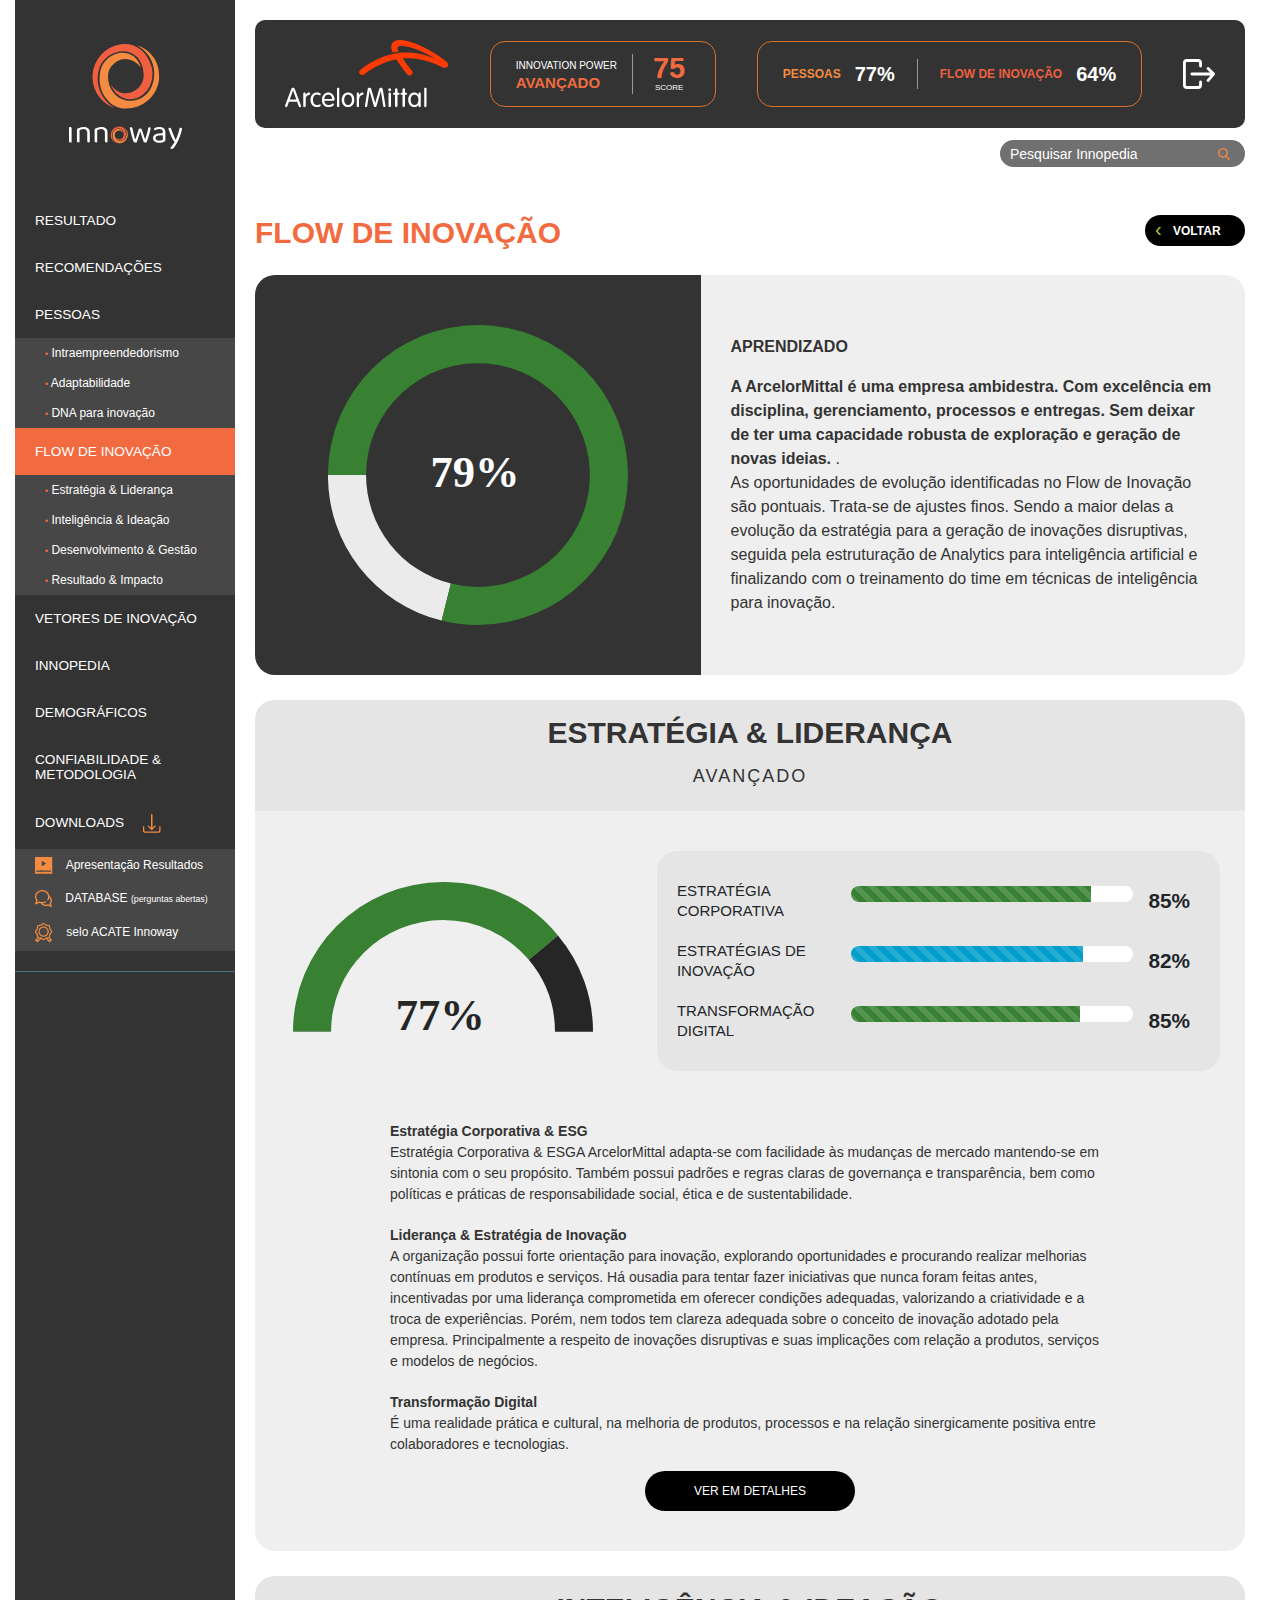
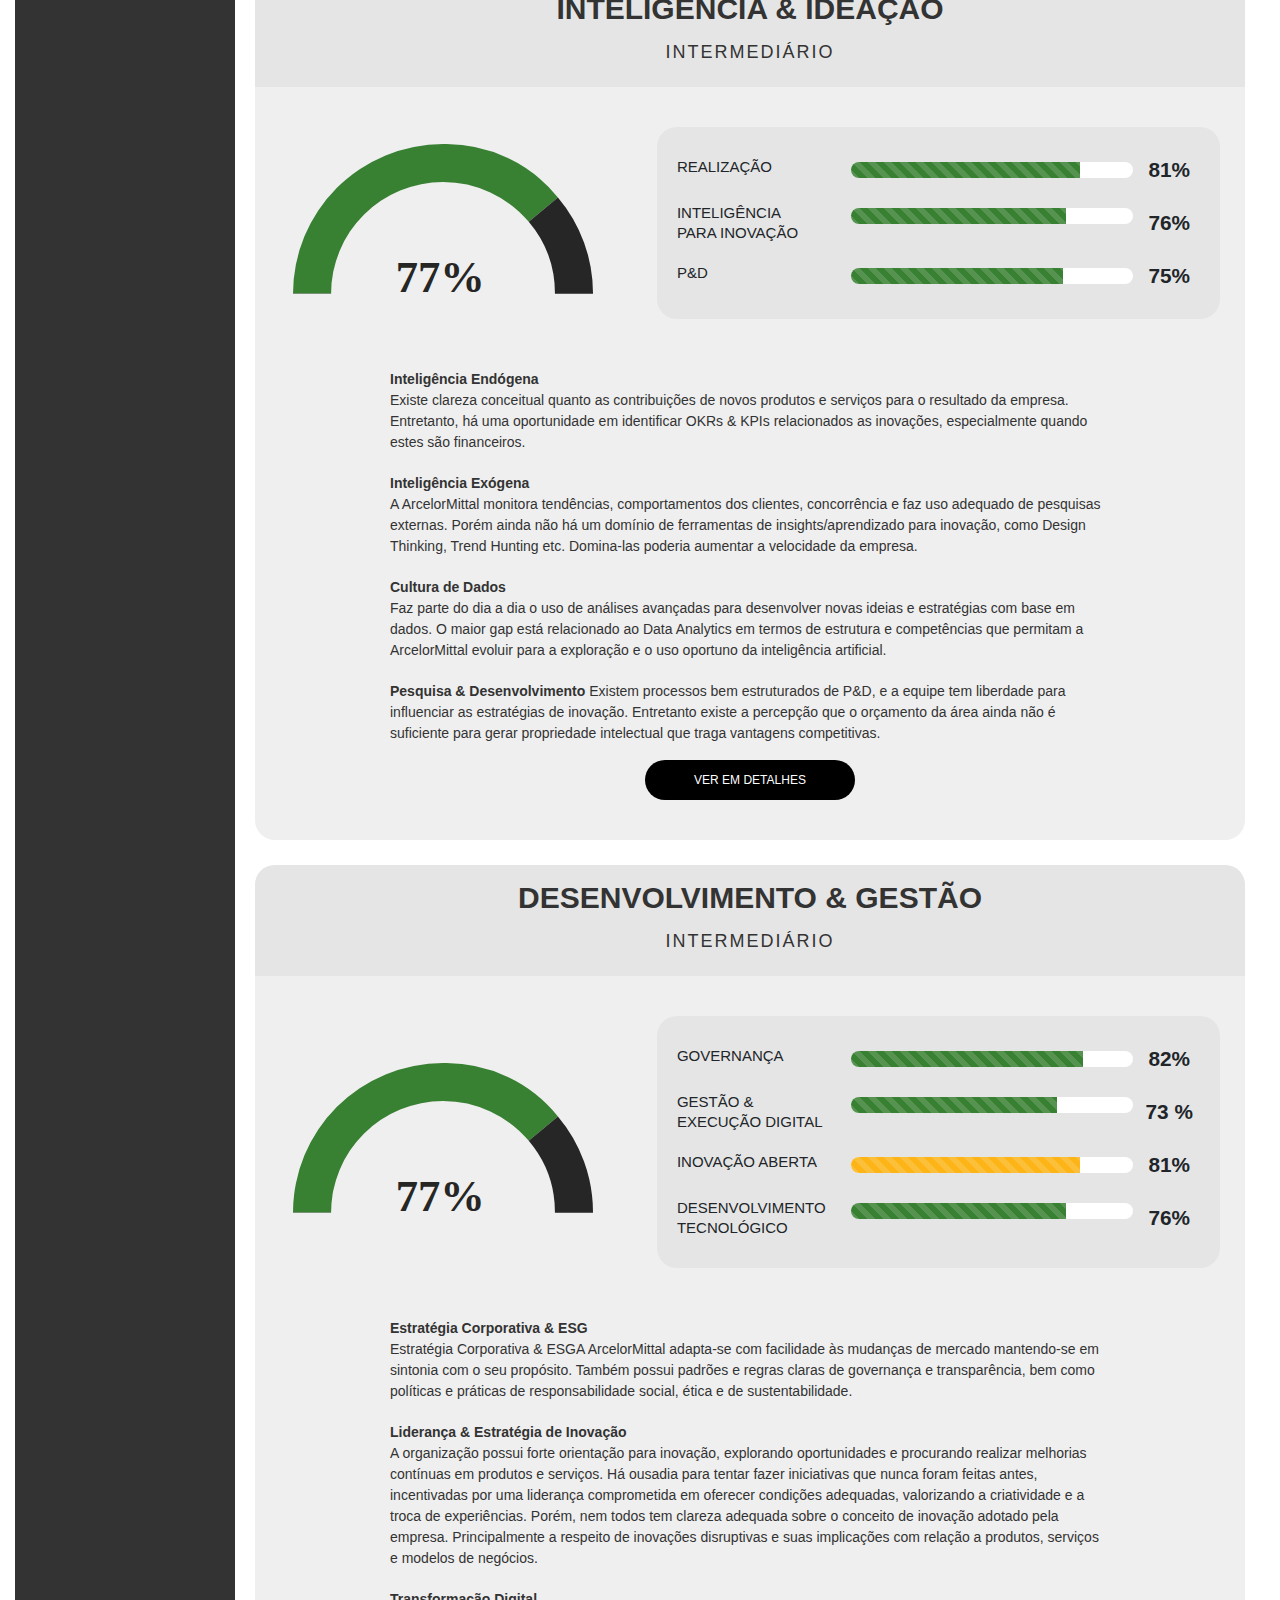
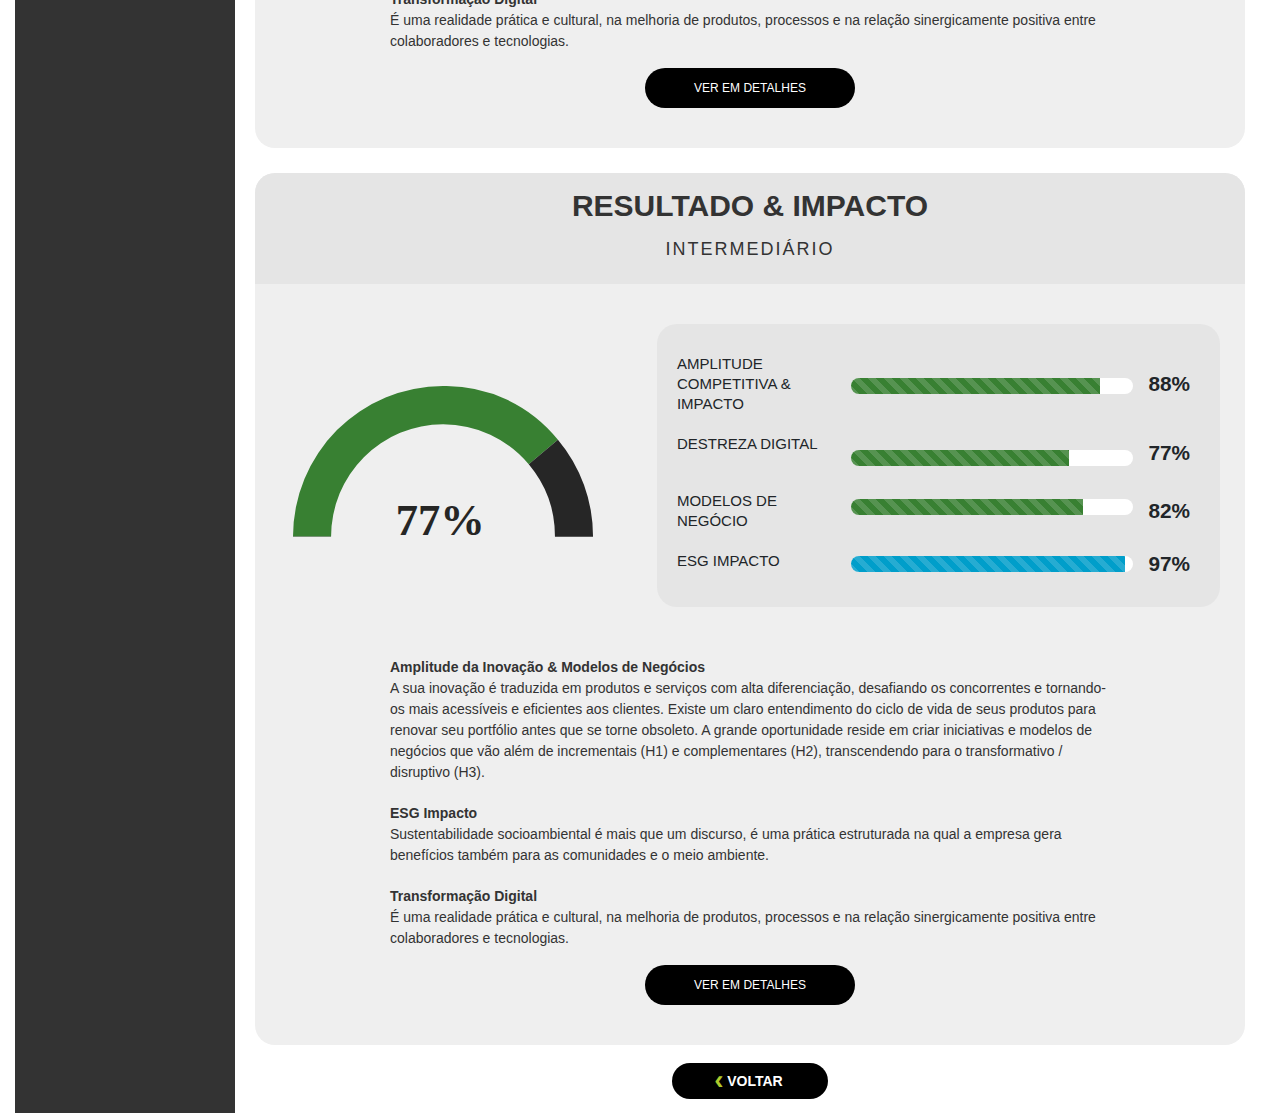
<file: flow-inovacao.html>
<!DOCTYPE html>
<html>

<head>
    <meta charset="utf-8">
    <meta name="viewport" content="width=device-width, initial-scale=1.0">
    <meta http-equiv="X-UA-Compatible" content="IE=edge">

    <title>Innoway</title>

    <!-- Our Custom CSS -->
    <link href="https://fonts.googleapis.com/css?family=Montserrat:200,400,500,800" el='stylesheet' type='text/css'>
    <link rel="stylesheet" href="assets/css/style.css">

    <!-- Font Awesome JS -->


</head>

<body class="own-report">

    <div class="container">

        <div class="wrapper">
            <!-- Sidebar Holder -->
            <nav id="sidebar" class="sidebar_r">
                <button class="fechar-menu">×</button>
                <div class="sidebar-header mt-4 mb-2">
                    <a class="center" href="index.html"><img class="logo img-fluid inno" src="assets/imgs/logo.png"><img class="logo img-fluid own" src="assets/imgs/innoway-logo-own.svg"></a>
              
                   
                </div>

            

                <ul class="list-unstyled components">

                    <li>
                        <a href="index.html">RESULTADO</a>
                    </li>

                    <li>
                        <a href="recomendacao.html">RECOMENDAÇÕES</a>
                    </li>


                    <li>
                        <a href="pessoas.html">PESSOAS</a>
                        <ul class="show collapse list-unstyled" id="sub1">
                            <li>
                                <a href="intraempreendedorismo.html"><span>•</span> Intraempreendedorismo</a>
                            </li>
                            <li>
                                <a href="adaptablidade.html"><span>•</span> Adaptabilidade</a>
                            </li>
                            <li>
                                <a href="dia-para-inovacao.html"><span>•</span> DNA para inovação</a>
                            </li>

                        </ul>
                    </li>
                  



                    <li class="active">
                        <a href="flow-inovacao.html" >FLOW DE
                            INOVAÇÃO</a>
                        <ul class="show collapse list-unstyled" id="sub2">
                            <li>
                                <a href="flow-inovacao-estrategia-lideranca.html"><span>•</span> Estratégia & Liderança</a>
                            </li>
                            <li>
                                <a href="flow-inovacao-inteligencia-ideacao.html"><span>•</span> Inteligência & Ideação</a>
                            </li>

                            <li>
                                <a href="flow-inovacao-dev-gestao.html"><span>•</span> Desenvolvimento & Gestão</a>
                            </li>

                            <li>
                                <a href="flow-inovacao-resultado-impacto.html"><span>•</span> Resultado & Impacto</a>
                            </li>

                        </ul>
                    </li>

                    <li>
                        <a href="flow-inovacao-vetores-inovacao.html">VETORES DE INOVAÇÃO</a>
                    </li>


                    <li>
                        <a href="innopedia.html">INNOPEDIA</a>
                    </li>

                    <li>
                        <a href="demograficos.html">DEMOGRÁFICOS</a>
                    </li>

                    <li>
                        <a href="confiabilidade.html">CONFIABILIDADE &
                            METODOLOGIA</a>
                    </li>






                    <li>
                        <a href="#">DOWNLOADS <img src="assets/imgs/down.png" class="ic1 inno"><img src="assets/imgs/down-2.png" class="ic1 own"></a>
                        <ul class="show collapse list-unstyled" id="sub4">
                            <li>
                                <a href="#"><img src="assets/imgs/play.png" class="ic inno"><img src="assets/imgs/play-2.png" class="ic own"> Apresentação Resultados</a>
                            </li>
                            <li>
                                <a href="#"><img src="assets/imgs/chat.png" class="ic inno"><img src="assets/imgs/chat-2.png" class="ic own"> DATABASE <span class="span-bl">(perguntas abertas)</span> </a>
                            </li>
                            <li>
                                <a href="#"><img src="assets/imgs/selo.png" class="ic inno"><img src="assets/imgs/selo-2.png" class="ic own"> selo ACATE Innoway</a>
                            </li>
                        </ul>
                    </li>

                </ul>

            </nav>
            <!-- Page content  -->
            <div id="content">

                <header>

                    <button type="button" id="sidebarCollapse" class="navbar-btn">
                        <span></span>
                        <span></span>
                        <span></span>
                    </button>

                    <div class="search d-xl-none m-3">
                        <input class="field-search pl-1" type="text" placeholder="Pesquisar Innopedia">
                        <button class="lupa"></button>
                    </div>

                    <button class="bt-data">
                        Dados >
                    </button>

                    <div class="header-content">
                        <button class="fechar-h">×</button>

                   

                        <div class="arce">
                            <img src="assets/imgs/arcelormittal.png">
                        </div>

                        <div class="logout-mob">
                            <img onclick="javascript:changeOwner();" src="assets/imgs/logout.svg" alt="">
                        </div>

                        <div class="box-header">
                            <div class="innovation-header">
                                <span>Innovation Power</span>
                                <p>avançado</p>
                            </div>
                            <div class="score-header">
                                <span>75</span>
                                <p>score</p>
                            </div>
                        </div>
                        <div class="box-header">
                            <div class="peaple-header">
                                <span>pessoas</span><span>77%</span>
                            </div>
                            <div class="flow-header">
                                <span>flow de inovação</span><span>64%</span>
                            </div>
                        </div>
                        <div class="logout">
                            <img onclick="javascript:changeOwner();" src="assets/imgs/logout.svg" alt="">
                        </div>
                    </div>
                </header>

                <div class="search d-none d-xl-block text-right">
                    <input class="field-search" type="text" placeholder="Pesquisar Innopedia">
                    <button class="lupa"></button>
                </div>
                <section class="sec-home green-tit">
                    <div class="titulo text-left mt-5">
                        <h2 class=" p-0 pb-3">FLOW DE INOVAÇão <a onclick="window.history.go(-1); return false;" class="voltar float-right" href=""><span>‹</span>
                                Voltar</a></h2>
                    </div>
    
                </section>
             
                <section class="section sec-peaple one">
                    <article>
                        <div class="background-grafics">
                            <div class="grafics">
                                <img src="assets/graficos/pizza/79.svg" alt="Grafico 77%">
                            </div>
                            <div class="container-text pt-0 mt-3">
                                <div>
                                    <p class="title-text-section"><strong>APRENDIZADO</strong></p>
                                    <p>
                                        <strong>A ArcelorMittal é uma empresa ambidestra. Com 
                                            excelência em disciplina, gerenciamento, processos e 
                                            entregas. Sem deixar de ter uma capacidade robusta 
                                            de exploração e geração de novas ideias. 
                                            </strong>. <br />
                                            As oportunidades de evolução identificadas no Flow de Inovação 
                                            são pontuais. Trata-se de ajustes finos. Sendo a maior delas a 
                                            evolução da estratégia para a geração de inovações disruptivas, 
                                            seguida pela estruturação de Analytics para inteligência artificial 
                                            e finalizando com o treinamento do time em técnicas de 
                                            inteligência para inovação.
                                </p>
                                </div>
                            </div>
                    </div></article>
                </section>


                <section class="section">
                    <article>
                        <div class="head-section">
                            <p class="titulo"><strong>ESTRATÉGIA & LIDERANÇA
                            </strong></p>
                            <p class="subtitulo">AVANÇADO</p>
                        </div>

                        <div class="outer brs">
                            <div class="img-gr">
                                <img src="assets/graficos/meia_pizza_branco/77n.svg">
                            </div>

                            <!-- classes
                                bg-success = verde
                                bg-info = azul
                            -->

                            <div class="grupo-barras">
                                <div class="barras">
                                    <div class="lb-prog">ESTRATÉGIA <br />
                                        CORPORATIVA </div>
                                    <div class="progress">
                                        <div class="progress-bar bg-success progress-bar-striped progress-bar-animated" style="width:85%"></div>
                                      </div>
                                    <div class="percent">85%</div>                              
                                </div>

                                <div class="barras">
                                    <div class="lb-prog">ESTRATÉGIAS DE <br />
                                        INOVAÇÃO</div>
                                    <div class="progress">
                                        <div class="progress-bar bg-info progress-bar-striped progress-bar-animated" style="width:82%"></div>
                                      </div>
                                    <div class="percent">82%</div>                              
                                </div>

                                <div class="barras">
                                    <div class="lb-prog">TRANSFORMAÇÃO<br />
                                        DIGITAL</div>
                                    <div class="progress">
                                        <div class="progress-bar bg-success progress-bar-striped progress-bar-animated" style="width:81%"></div>
                                      </div>
                                    <div class="percent">85%</div>                              
                                </div>   
                            </div>
                        </div>
                        <div class="container-text txt-grafic mb-0 ">
                            ​<p>
                               <strong>Estratégia Corporativa & ESG​</strong> <br />
                               Estratégia Corporativa & ESG​
                               A ArcelorMittal adapta-se com facilidade às mudanças de mercado mantendo-se em sintonia com o seu 
                               propósito. Também possui padrões e regras claras de governança e transparência, bem como políticas e 
                               práticas de responsabilidade social, ética e de sustentabilidade. 
                               
                            </p>
                        </div>

                        <div class="container-text txt-grafic mb-0 mt-1">
                            ​<p>
                               <strong>Liderança & Estratégia de Inovação​
                                </strong> <br />
                                A organização possui forte orientação para inovação, explorando oportunidades e procurando realizar 
                                melhorias contínuas em produtos e serviços. Há ousadia para tentar fazer iniciativas que nunca foram 
                                feitas antes, incentivadas por uma liderança comprometida em oferecer condições adequadas, valorizando 
                                a criatividade e a troca de experiências. Porém, nem todos tem clareza adequada sobre o conceito de 
                                inovação adotado pela empresa. Principalmente a respeito de inovações disruptivas e suas implicações 
                                com relação a produtos, serviços e modelos de negócios. 
                                
                               
                            </p>
                        </div>

                        <div class="container-text txt-grafic mb-0 mt-1">
                            ​<p>
                               <strong>Transformação Digital​
                            </strong> <br />
                            É uma realidade prática e cultural, na melhoria de produtos, processos e na relação sinergicamente 
                            positiva entre colaboradores e tecnologias. 
                               
                            </p>
                        </div>
                        <div class="align-center pd-bt-44">
                            <button class="bt-detalhes">VER EM DETALHES</button>
                        </div>
                    </article>
                </section>

                <section class="section">
                    <article>
                        <div class="head-section">
                            <p class="titulo"><strong>INTELIGÊNCIA & IDEAÇÃO
                            </strong></p>
                            <p class="subtitulo">INTERMEDIÁRIO</p>
                        </div>

                        <div class="outer brs">
                            <div class="img-gr">
                                <img src="assets/graficos/meia_pizza_branco/77n.svg">
                            </div>
                            <div class="grupo-barras">

                                <div class="barras">
                                    <div class="lb-prog">Realização</div>
                                    <div class="progress">
                                        <div class="progress-bar bg-success progress-bar-striped progress-bar-animated" style="width:81%"></div>
                                      </div>
                                    <div class="percent">81%</div>                              
                                </div>

                                <div class="barras">
                                    <div class="lb-prog">INTELIGÊNCIA <br />
                                        PARA INOVAÇÃO</div>
                                    <div class="progress">
                                        <div class="progress-bar bg-success  progress-bar-striped progress-bar-animated" style="width:76%"></div>
                                      </div>
                                    <div class="percent">76%</div>                              
                                </div>

                                <div class="barras">
                                    <div class="lb-prog">P&D</div>
                                    <div class="progress">
                                        <div class="progress-bar bg-success progress-bar-striped progress-bar-animated" style="width:75%"></div>
                                      </div>
                                    <div class="percent">75%</div>                              
                                </div>                            
                            </div>
                        </div>
                        <div class="container-text txt-grafic mb-0">
                            ​<p>
                                <strong>Inteligência Endógena
                                </strong> <br />
                                Existe clareza conceitual quanto as contribuições de novos produtos e serviços para o 
                                resultado da empresa. Entretanto, há uma oportunidade em identificar OKRs & KPIs 
                                relacionados as inovações, especialmente quando estes são financeiros. 
                                
                            </p>

                            </div>

                            <div class="container-text txt-grafic mb-0 mt-1">

                            ​<p>
                                <strong>Inteligência Exógena

                                </strong> <br />
                                A ArcelorMittal monitora tendências, comportamentos dos clientes, concorrência e faz uso 
                                adequado de pesquisas externas. Porém ainda não há um domínio de ferramentas de 
                                insights/aprendizado para inovação, como Design Thinking, Trend Hunting etc. Domina-las 
                                poderia aumentar a velocidade da empresa. 
                                
                                
                            </p>

                            </div>
                            <div class="container-text txt-grafic mb-0 mt-1">

                            ​<p>
                                <strong>Cultura de Dados

                                </strong> <br />
                                Faz parte do dia a dia o uso de análises avançadas para desenvolver novas ideias e estratégias 
                                com base em dados. O maior gap está relacionado ao Data Analytics em termos de estrutura 
                                e competências que permitam a ArcelorMittal evoluir para a exploração e o uso oportuno da 
                                inteligência artificial.  
                                
                                
                            </p>

                            </div>
                            <div class="container-text txt-grafic mb-0 mt-1">

                            ​<p>
                                <strong>Pesquisa & Desenvolvimento </strong>

                                    Existem processos bem estruturados de P&D, e a equipe tem liberdade para influenciar as 
                                    estratégias de inovação. Entretanto existe a percepção que o orçamento da área ainda não é 
                                    suficiente para gerar propriedade intelectual que traga vantagens competitivas.  	
                                
                            </p>
                        </div>
                        <div class="align-center pd-bt-44">
                            <button class="bt-detalhes">VER EM DETALHES</button>
                        </div>
                    </article>
                </section>

                <section class="section">
                    <article>
                        <div class="head-section">
                            <p class="titulo"><strong>DESENVOLVIMENTO & GESTÃO</strong></p>
                            <p class="subtitulo">INTERMEDIÁRIO</p>
                        </div>

                        <div class="outer brs">
                            <div class="img-gr">
                                <img src="assets/graficos/meia_pizza_branco/77n.svg">
                            </div>

                            <!-- classes
                                bg-success = verde
                                bg-info = azul
                                bg-warning = amarelo
                            -->

                            <div class="grupo-barras">
                         

                                <div class="barras">
                                    <div class="lb-prog">GOVERNANÇA</div>
                                    <div class="progress">
                                        <div class="progress-bar bg-success progress-bar-striped progress-bar-animated" style="width:82%"></div>
                                      </div>
                                    <div class="percent">82%</div>                              
                                </div>

                                <div class="barras">
                                    <div class="lb-prog">GESTÃO & <br />
                                        EXECUÇÃO
                                        DIGITAL</div>
                                    <div class="progress">
                                        <div class="progress-bar bg-success progress-bar-striped progress-bar-animated" style="width:73%"></div>
                                      </div>
                                    <div class="percent">73 %</div>                              
                                </div>  

                                <div class="barras">
                                    <div class="lb-prog">INOVAÇÃO ABERTA </div>
                                    <div class="progress">
                                        <div class="progress-bar bg-warning progress-bar-striped progress-bar-animated" style="width:81%"></div>
                                      </div>
                                    <div class="percent">81%</div>                              
                                </div>

                                <div class="barras">
                                    <div class="lb-prog">DESENVOLVIMENTO 
                                        TECNOLÓGICO </div>
                                    <div class="progress">
                                        <div class="progress-bar bg-success progress-bar-striped progress-bar-animated" style="width:76%"></div>
                                      </div>
                                    <div class="percent">76%</div>                              
                                </div>
                                 
                            </div>
                        </div>
                        <div class="container-text txt-grafic mb-0">
                            ​<p>
                               <strong>Estratégia Corporativa & ESG​</strong> <br />
                               Estratégia Corporativa & ESG​
                               A ArcelorMittal adapta-se com facilidade às mudanças de mercado mantendo-se em sintonia com o seu 
                               propósito. Também possui padrões e regras claras de governança e transparência, bem como políticas e 
                               práticas de responsabilidade social, ética e de sustentabilidade. 
                               
                            </p>
                        </div>

                        <div class="container-text txt-grafic mb-0 mt-1">
                            ​<p>
                               <strong>Liderança & Estratégia de Inovação​
                                </strong> <br />
                                A organização possui forte orientação para inovação, explorando oportunidades e procurando realizar 
                                melhorias contínuas em produtos e serviços. Há ousadia para tentar fazer iniciativas que nunca foram 
                                feitas antes, incentivadas por uma liderança comprometida em oferecer condições adequadas, valorizando 
                                a criatividade e a troca de experiências. Porém, nem todos tem clareza adequada sobre o conceito de 
                                inovação adotado pela empresa. Principalmente a respeito de inovações disruptivas e suas implicações 
                                com relação a produtos, serviços e modelos de negócios. 
                                
                               
                            </p>
                        </div>

                        <div class="container-text txt-grafic mb-0 mt-1">
                            ​<p>
                               <strong>Transformação Digital​
                            </strong> <br />
                            É uma realidade prática e cultural, na melhoria de produtos, processos e na relação sinergicamente 
                            positiva entre colaboradores e tecnologias. 
                               
                            </p>
                        </div>
                        
                        <div class="align-center pd-bt-44">
                            <button class="bt-detalhes">VER EM DETALHES</button>
                        </div>
                    </article>
                </section>


                <section class="section">
                    <article>
                        <div class="head-section">
                            <p class="titulo"><strong>RESULTADO & IMPACTO
                            </strong></p>
                            <p class="subtitulo">INTERMEDIÁRIO</p>
                        </div>

                        <div class="outer brs">
                            <div class="img-gr">
                                <img src="assets/graficos/meia_pizza_branco/77n.svg">
                            </div>

                            <!-- classes
                                bg-success = verde
                                bg-info = azul
                                bg-warning = amarelo
                            -->

                            <div class="grupo-barras">
                         

                                <div class="barras">
                                    <div class="lb-prog">AMPLITUDE 
                                        COMPETITIVA 
                                        & IMPACTO</div>
                                    <div class="progress mt-4">
                                        <div class="progress-bar bg-success progress-bar-striped progress-bar-animated" style="width:88%"></div>
                                      </div>
                                    <div class="percent">88%</div>                              
                                </div>

                                <div class="barras">
                                    <div class="lb-prog">DESTREZA DIGITAL</div>
                                    <div class="progress mt-3">
                                        <div class="progress-bar bg-success progress-bar-striped progress-bar-animated" style="width:77%"></div>
                                      </div>
                                    <div class="percent">77%</div>                              
                                </div>  

                                <div class="barras">
                                    <div class="lb-prog">MODELOS DE 
                                        NEGÓCIO </div>
                                    <div class="progress mt-2">
                                        <div class="progress-bar bg-success progress-bar-striped progress-bar-animated" style="width:82%"></div>
                                      </div>
                                    <div class="percent">82%</div>                              
                                </div>

                                <div class="barras">
                                    <div class="lb-prog">ESG IMPACTO </div>
                                    <div class="progress">
                                        <div class="progress-bar bg-info progress-bar-striped progress-bar-animated" style="width:97%"></div>
                                      </div>
                                    <div class="percent">97%</div>                              
                                </div>
                                 
                            </div>
                        </div>
                        <div class="container-text txt-grafic mb-0">
                            ​<p>
                               <strong>Amplitude da Inovação & Modelos de Negócios
                            </strong> <br />
                               A sua inovação é traduzida em produtos e serviços com alta diferenciação, desafiando os 
                               concorrentes e tornando-os mais acessíveis e eficientes aos clientes. Existe um claro 
                               entendimento do ciclo de vida de seus produtos para renovar seu portfólio antes que se torne 
                               obsoleto. A grande oportunidade reside em criar iniciativas e modelos de negócios que vão 
                               além de incrementais (H1) e complementares (H2), transcendendo para o transformativo / 
                               disruptivo (H3).
                               
                               
                            </p>
                        </div>

                        <div class="container-text txt-grafic mb-0 mt-1">
                            ​<p>
                               <strong>ESG Impacto

                                </strong> <br />
                                Sustentabilidade socioambiental é mais que um discurso, é uma prática estruturada na qual 
                                a empresa gera benefícios também para as comunidades e o meio ambiente.	
                                
                               
                            </p>
                        </div>

                        <div class="container-text txt-grafic mb-0 mt-1">
                            ​<p>
                               <strong>Transformação Digital​
                            </strong> <br />
                            É uma realidade prática e cultural, na melhoria de produtos, processos e na relação sinergicamente 
                            positiva entre colaboradores e tecnologias. 
                               
                            </p>
                        </div>
                        
                        <div class="align-center pd-bt-44">
                            <button class="bt-detalhes">VER EM DETALHES</button>
                        </div>
                    </article>
                </section>
                

                
                <div class="row">
                    <div class="col-lg-12 text-center">
                        <a onclick="window.history.go(-1); return false;" class="voltar-b" href=""><span>‹</span> Voltar</a>
                    </div>

                </div>

            </div>
        </div>

    </div>

    <!-- jQuery CDN - Slim version (=without AJAX) -->
    <script src="assets/js/jquery-3.3.1.min.js">
    </script>
    <!-- Popper.JS -->
    <script src="https://cdnjs.cloudflare.com/ajax/libs/popper.js/1.14.0/umd/popper.min.js"
        integrity="sha384-cs/chFZiN24E4KMATLdqdvsezGxaGsi4hLGOzlXwp5UZB1LY//20VyM2taTB4QvJ" crossorigin="anonymous">
    </script>
    <!-- Bootstrap JS -->
    <script src="https://stackpath.bootstrapcdn.com/bootstrap/4.1.0/js/bootstrap.min.js"
        integrity="sha384-uefMccjFJAIv6A+rW+L4AHf99KvxDjWSu1z9VI8SKNVmz4sk7buKt/6v9KI65qnm" crossorigin="anonymous">
    </script>
    <script src="assets/js/utils.js" type="text/javascript"></script>
</body>

</html>
</file>
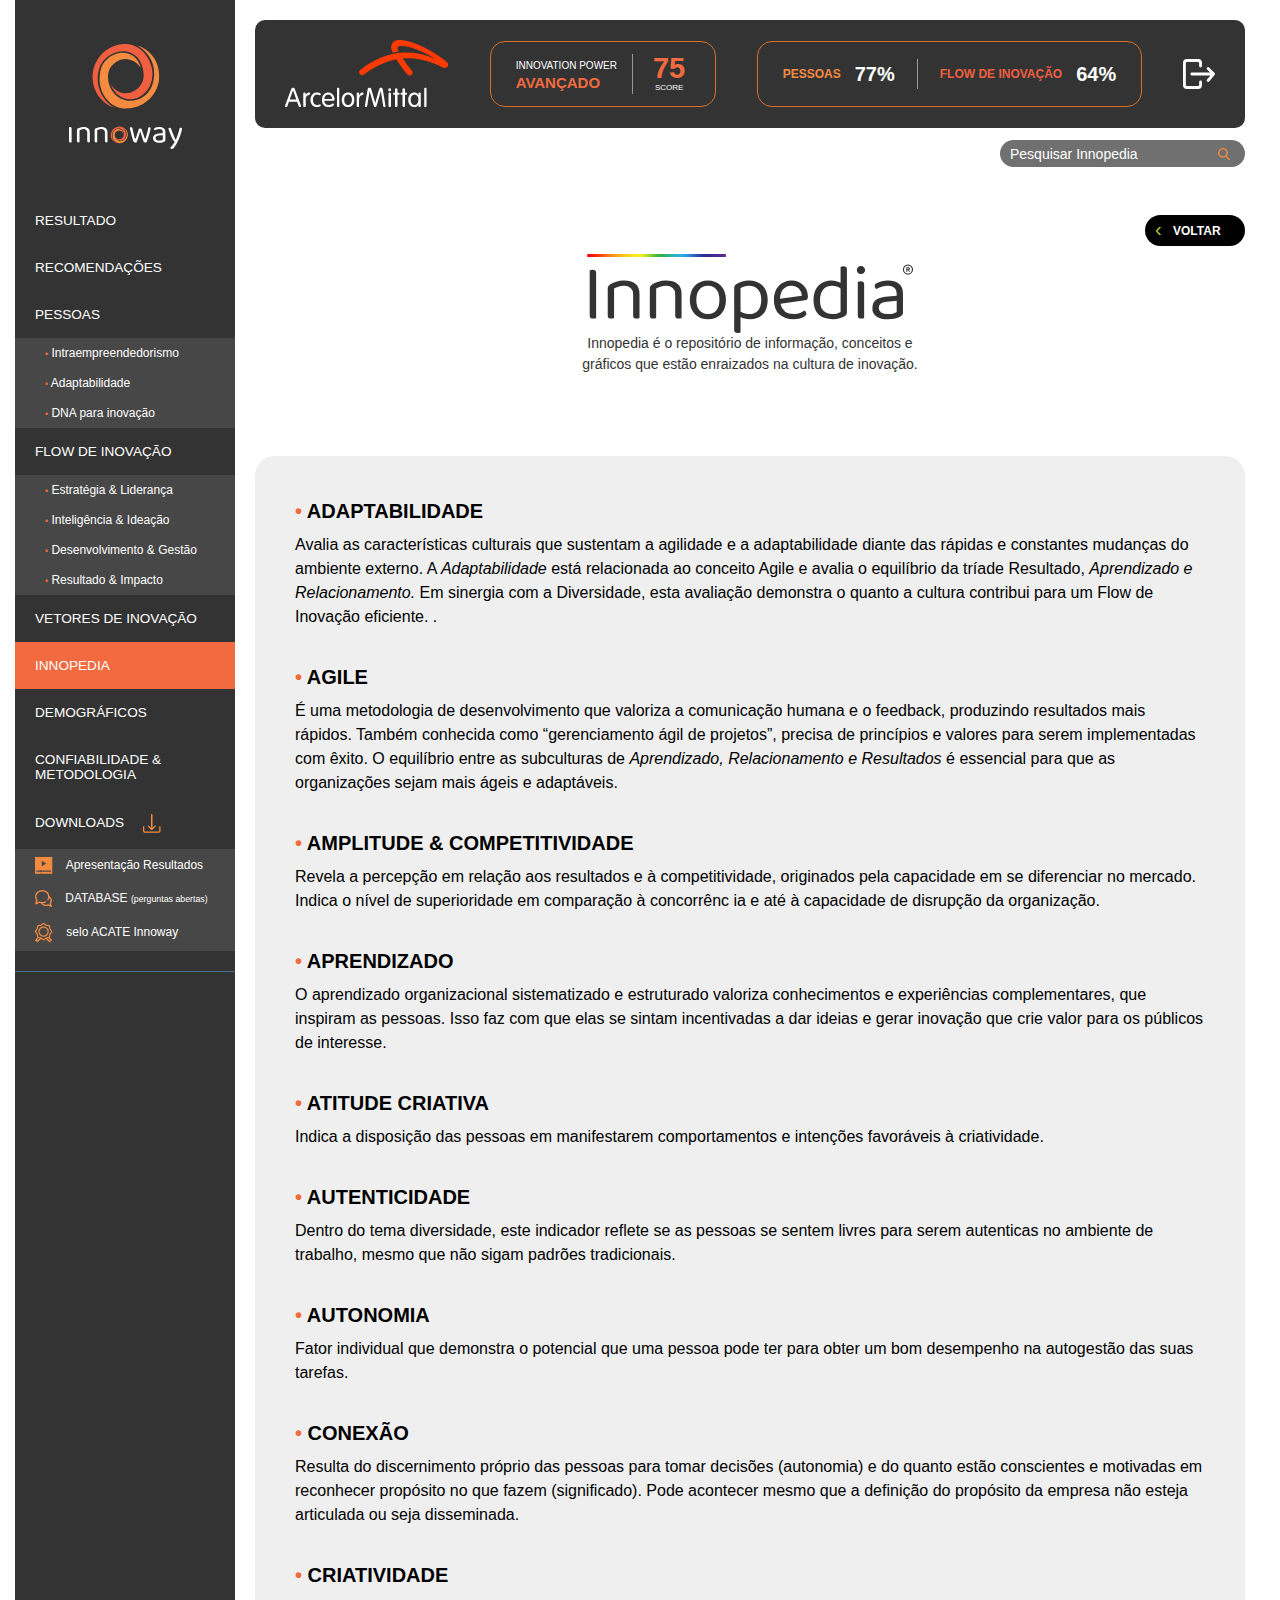
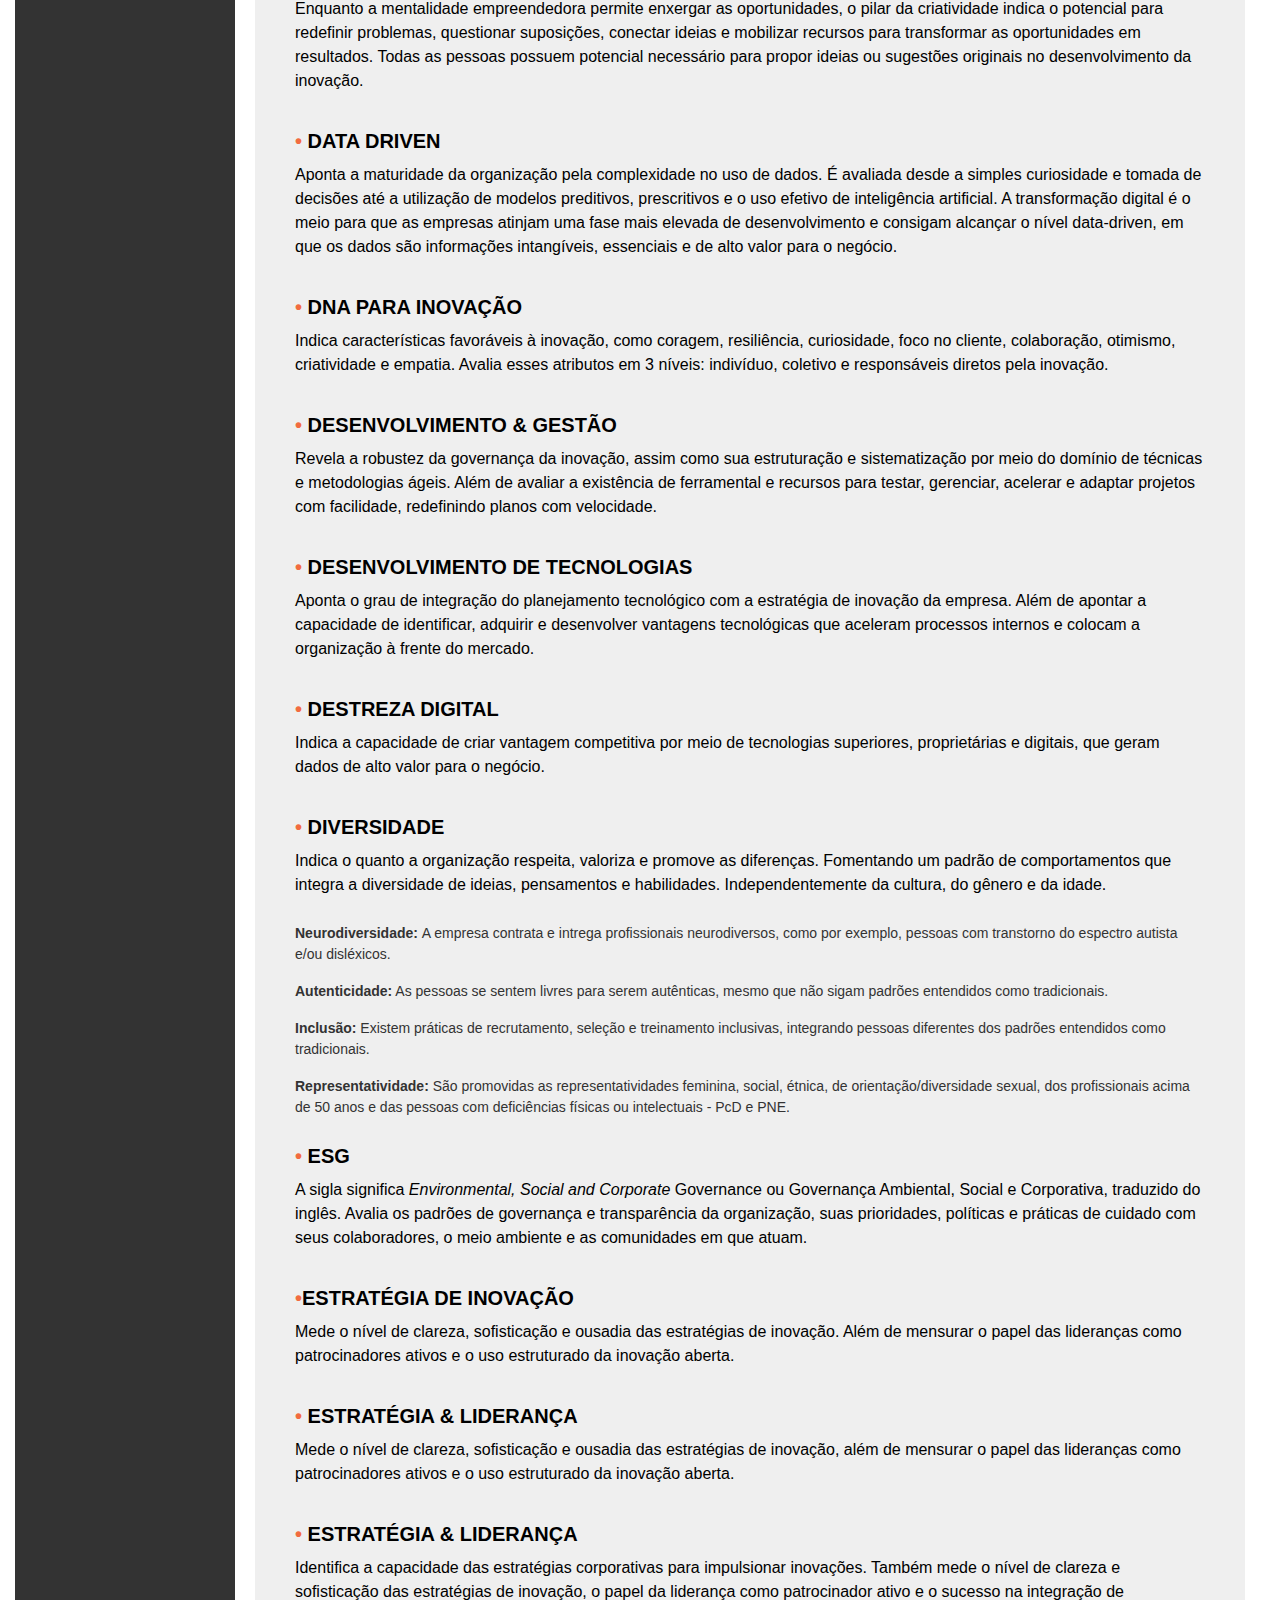
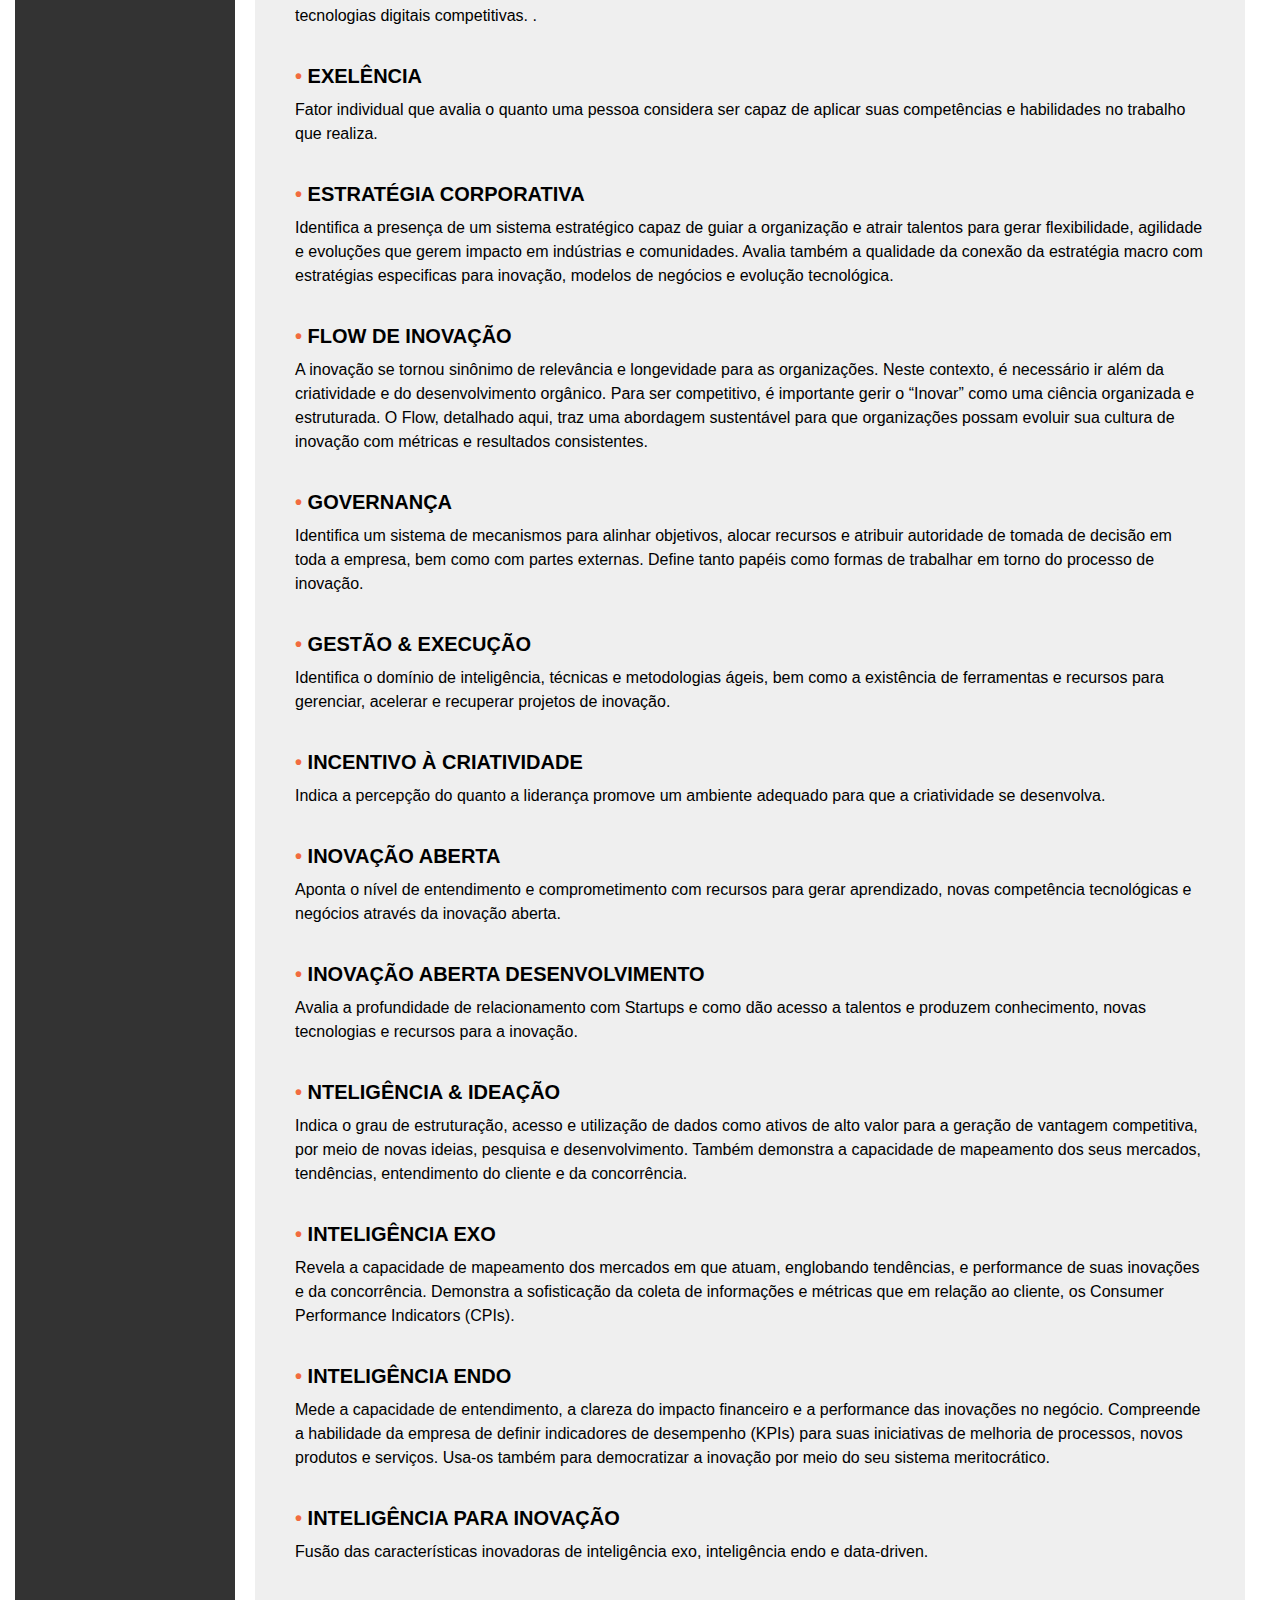
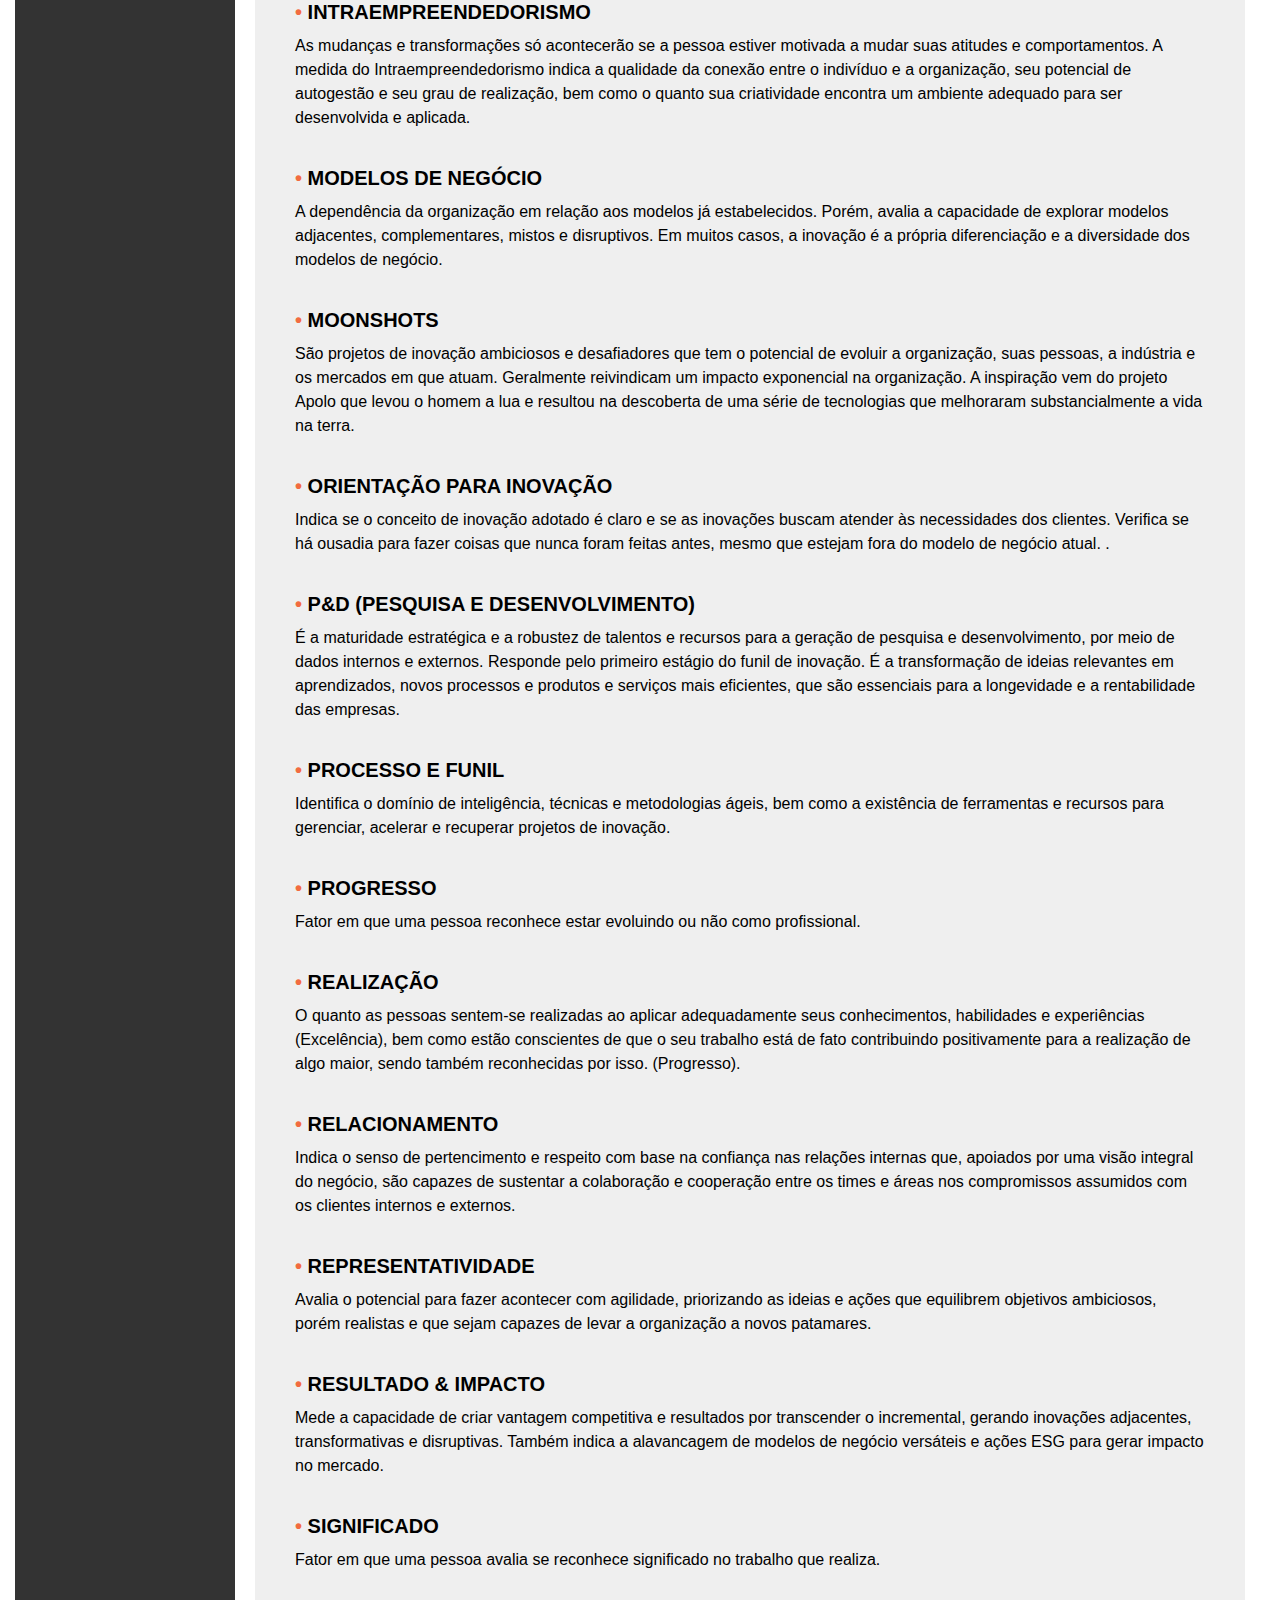
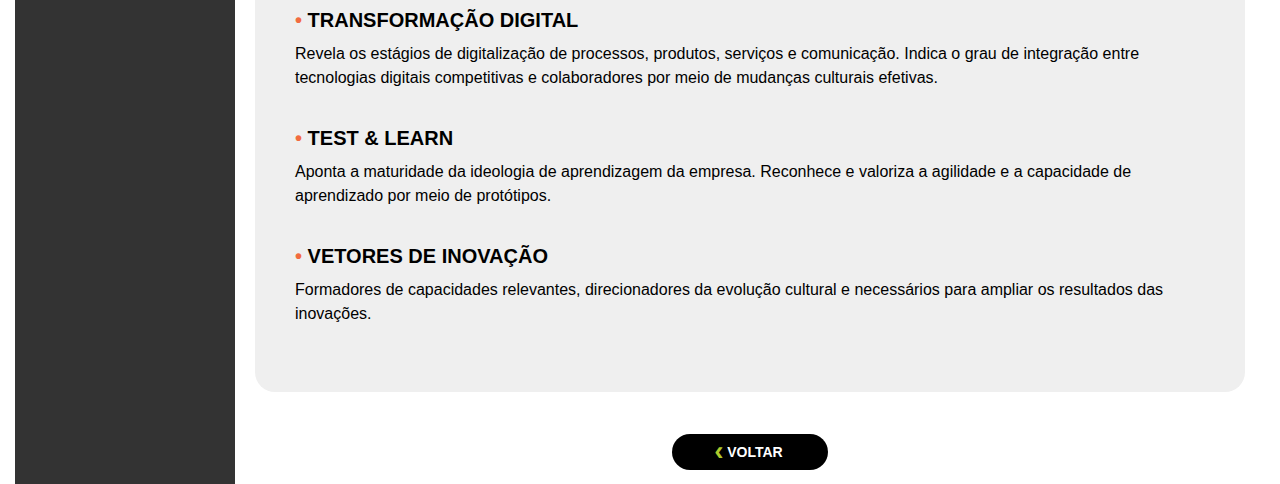
<file: innopedia.html>
<!DOCTYPE html>
<html>

<head>
    <meta charset="utf-8">
    <meta name="viewport" content="width=device-width, initial-scale=1.0">
    <meta http-equiv="X-UA-Compatible" content="IE=edge">

    <title>Innoway</title>

    <!-- Our Custom CSS -->
    <link href="https://fonts.googleapis.com/css?family=Montserrat:200,400,500,800" el='stylesheet' type='text/css'>
    <link rel="stylesheet" href="assets/css/style.css">

    <!-- Font Awesome JS -->


</head>

<body class="own-report">

    <div class="container">

        <div class="wrapper">
            <!-- Sidebar Holder -->
            <nav id="sidebar" class="sidebar_r">
                <button class="fechar-menu">×</button>
                <div class="sidebar-header mt-4 mb-2">
                    <a class="center" href="index.html"><img class="logo img-fluid inno" src="assets/imgs/logo.png"><img class="logo img-fluid own" src="assets/imgs/innoway-logo-own.svg"></a>
              
                   
                </div>

            

                <ul class="list-unstyled components">

                    <li>
                        <a href="index.html">RESULTADO</a>
                    </li>

                    <li>
                        <a href="recomendacao.html">RECOMENDAÇÕES</a>
                    </li>


                    <li>
                        <a href="pessoas.html">PESSOAS</a>
                        <ul class="show collapse list-unstyled" id="sub1">
                            <li>
                                <a href="intraempreendedorismo.html"><span>•</span> Intraempreendedorismo</a>
                            </li>
                            <li>
                                <a href="adaptablidade.html"><span>•</span> Adaptabilidade</a>
                            </li>
                            <li>
                                <a href="dia-para-inovacao.html"><span>•</span> DNA para inovação</a>
                            </li>

                        </ul>
                    </li>
                  



                    <li>
                        <a href="flow-inovacao.html" >FLOW DE
                            INOVAÇÃO</a>
                        <ul class="show collapse list-unstyled" id="sub2">
                            <li>
                                <a href="flow-inovacao-estrategia-lideranca.html"><span>•</span> Estratégia & Liderança</a>
                            </li>
                            <li>
                                <a href="flow-inovacao-inteligencia-ideacao.html"><span>•</span> Inteligência & Ideação</a>
                            </li>

                            <li>
                                <a href="flow-inovacao-dev-gestao.html"><span>•</span> Desenvolvimento & Gestão</a>
                            </li>

                            <li>
                                <a href="flow-inovacao-resultado-impacto.html"><span>•</span> Resultado & Impacto</a>
                            </li>

                        </ul>
                    </li>

                    <li>
                        <a href="flow-inovacao-vetores-inovacao.html">VETORES DE INOVAÇÃO</a>
                    </li>


                    <li class="active">
                        <a href="innopedia.html">INNOPEDIA</a>
                    </li>

                    <li>
                        <a href="demograficos.html">DEMOGRÁFICOS</a>
                    </li>

                    <li>
                        <a href="confiabilidade.html">CONFIABILIDADE &
                            METODOLOGIA</a>
                    </li>






                    <li>
                        <a href="#">DOWNLOADS <img src="assets/imgs/down.png" class="ic1 inno"><img src="assets/imgs/down-2.png" class="ic1 own"></a>
                        <ul class="show collapse list-unstyled" id="sub4">
                            <li>
                                <a href="#"><img src="assets/imgs/play.png" class="ic inno"><img src="assets/imgs/play-2.png" class="ic own"> Apresentação Resultados</a>
                            </li>
                            <li>
                                <a href="#"><img src="assets/imgs/chat.png" class="ic inno"><img src="assets/imgs/chat-2.png" class="ic own"> DATABASE <span class="span-bl">(perguntas abertas)</span> </a>
                            </li>
                            <li>
                                <a href="#"><img src="assets/imgs/selo.png" class="ic inno"><img src="assets/imgs/selo-2.png" class="ic own"> selo ACATE Innoway</a>
                            </li>
                        </ul>
                    </li>

                </ul>

            </nav>

            <!-- Page content  -->
            <div id="content">

                <header>

                    <button type="button" id="sidebarCollapse" class="navbar-btn">
                        <span></span>
                        <span></span>
                        <span></span>
                    </button>

                    <div class="search d-xl-none m-3">
                        <input class="field-search pl-1" type="text" placeholder="Pesquisar Innopedia">
                        <button class="lupa"></button>
                    </div>

                    <button class="bt-data">
                        Dados >
                    </button>

                    <div class="header-content">
                        <button class="fechar-h">×</button>



                        <div class="arce">
                            <img src="assets/imgs/arcelormittal.png">
                        </div>

                        <div class="logout-mob">
                            <img onclick="javascript:changeOwner();" src="assets/imgs/logout.svg" alt="">
                        </div>

                        <div class="box-header">
                            <div class="innovation-header">
                                <span>Innovation Power</span>
                                <p>avançado</p>
                            </div>
                            <div class="score-header">
                                <span>75</span>
                                <p>score</p>
                            </div>
                        </div>
                        <div class="box-header">
                            <div class="peaple-header">
                                <span>pessoas</span><span>77%</span>
                            </div>
                            <div class="flow-header">
                                <span>flow de inovação</span><span>64%</span>
                            </div>
                        </div>
                        <div class="logout">
                            <img onclick="javascript:changeOwner();" src="assets/imgs/logout.svg" alt="">
                        </div>
                    </div>
                </header>

                <div class="search d-none d-xl-block text-right">
                    <input class="field-search" type="text" placeholder="Pesquisar Innopedia">
                    <button class="lupa"></button>
                </div>
                <section class="sec-home green-tit">
                    <div class="titulo text-left mt-5">
                        <h2 class=" p-0 pb-3"><a onclick="window.history.go(-1); return false;" class="voltar float-right" href=""><span>‹</span>
                                Voltar</a></h2>
                    </div>
                </section>

                <div class="inno-img">
                    <img src="assets/imgs/innopedia.svg" alt="">

                    <p>
                        Innopedia é o repositório de informação, conceitos e <br />
                        gráficos que estão enraizados na cultura de inovação.
                    </p>

                </div>



                <section class="section one txt-inno sec-home ">
                    <div class="container-text">
                        <div>
                            <p class="text-section-one"></p>

                            <p class="title-text-section-one"><span>•</span> ADAPTABILIDADE</p>
                            <p class="text-section-one">Avalia as características culturais que sustentam a agilidade e a adaptabilidade diante das rápidas e constantes 
                                mudanças do ambiente externo. A <em>Adaptabilidade</em> está relacionada ao conceito Agile e avalia o equilíbrio da 
                                tríade Resultado, <em>Aprendizado e Relacionamento.</em> Em sinergia com a Diversidade, esta avaliação demonstra o 
                                quanto a cultura contribui para um Flow de Inovação eficiente.
                                .</p>

                            <p class="title-text-section-one"><span>•</span> AGILE</p>
                            <p class="text-section-one">É uma metodologia de desenvolvimento que valoriza a comunicação humana e o feedback, produzindo 
                                resultados mais rápidos. Também conhecida como “gerenciamento ágil de projetos”, precisa de princípios e 
                                valores para serem implementadas com êxito. O equilíbrio entre as subculturas de <em>Aprendizado, 
                                Relacionamento e Resultados</em> é essencial para que as organizações sejam mais ágeis e adaptáveis. 
                                
                                </p>

                            <p class="title-text-section-one"><span>•</span> AMPLITUDE &amp; COMPETITIVIDADE</p>
                            <p class="text-section-one">Revela a percepção em relação aos resultados e à competitividade, originados pela capacidade em se diferenciar 
                                no mercado. Indica o nível de superioridade em comparação à concorrênc  ia e até à capacidade de disrupção da 
                                organização.
                                </p>

                            <p class="title-text-section-one"><span>•</span> APRENDIZADO</p>
                            <p class="text-section-one">O aprendizado organizacional sistematizado e estruturado valoriza conhecimentos e experiências 
                                complementares, que inspiram as pessoas. Isso faz com que elas se sintam incentivadas a dar ideias e gerar 
                                inovação que crie valor para os públicos de interesse.
                                </p>

                            <p class="title-text-section-one"><span>•</span> ATITUDE CRIATIVA</p>
                            <p class="text-section-one">Indica a disposição das pessoas em manifestarem comportamentos e intenções favoráveis à criatividade.

                            </p>

                            <p class="title-text-section-one"><span>•</span> AUTENTICIDADE</p>
                            <p class="text-section-one">Dentro do tema diversidade, este indicador reflete se as
                                pessoas se sentem livres para serem autenticas no ambiente de trabalho, mesmo
                                que não sigam padrões tradicionais.</p>

                            <p class="title-text-section-one"><span>•</span> AUTONOMIA</p>
                            <p class="text-section-one">Fator individual que demonstra o potencial que uma pessoa pode ter para obter um bom desempenho na 
                                autogestão das suas tarefas. 
                                ​</p>

                         
                            <p class="title-text-section-one"><span>•</span> CONEXÃO</p>
                            <p class="text-section-one">Resulta do discernimento próprio das pessoas para tomar decisões (autonomia) e do quanto estão conscientes e 
                                motivadas em reconhecer propósito no que fazem (significado). Pode acontecer mesmo que a definição do 
                                propósito da empresa não esteja articulada ou seja disseminada.
                                ​</p>

                            <p class="title-text-section-one"><span>•</span> CRIATIVIDADE</p>
                            <p class="text-section-one">Enquanto a mentalidade empreendedora permite enxergar as oportunidades, o pilar da criatividade indica o 
                                potencial para redefinir problemas, questionar suposições, conectar ideias e mobilizar recursos para transformar 
                                as oportunidades em resultados. Todas as pessoas possuem potencial necessário para propor ideias ou sugestões 
                                originais no desenvolvimento da inovação.
                                ​</p>

                            <p class="title-text-section-one"><span>•</span> DATA DRIVEN</p>
                            <p class="text-section-one">Aponta a maturidade da organização pela complexidade no uso de dados. É avaliada desde a simples 
                                curiosidade e tomada de decisões até a utilização de modelos preditivos, prescritivos e o uso efetivo de 
                                inteligência artificial. A transformação digital é o meio para que as empresas atinjam uma fase mais elevada de 
                                desenvolvimento e consigam alcançar o nível data-driven, em que os dados são informações intangíveis, 
                                essenciais e de alto valor para o negócio.
                                
                            </p>

                            <p class="title-text-section-one"><span>•</span> DNA PARA INOVAÇÃO</p>
                            <p class="text-section-one">Indica características favoráveis à inovação, como coragem, resiliência, curiosidade, foco no cliente, colaboração, 
                                otimismo, criatividade e empatia.  Avalia esses atributos em 3 níveis: indivíduo, coletivo e responsáveis diretos 
                                pela inovação.
                                ​</p>

                            <p class="title-text-section-one"><span>•</span> DESENVOLVIMENTO &amp; GESTÃO</p>
                            <p class="text-section-one">Revela a robustez da governança da inovação, assim como
                                sua estruturação e sistematização por meio do
                                domínio de técnicas e metodologias ágeis. Além de avaliar a existência de
                                ferramental e recursos para testar,
                                gerenciar, acelerar e adaptar projetos com facilidade, redefinindo planos com
                                velocidade. ​</p>

                            <p class="title-text-section-one"><span>•</span> DESENVOLVIMENTO DE TECNOLOGIAS</p>
                            <p class="text-section-one">Aponta o grau de integração do planejamento tecnológico com a estratégia de inovação da empresa. Além de 
                                apontar a capacidade de identificar, adquirir e desenvolver vantagens tecnológicas que aceleram processos 
                                internos e colocam a organização à frente do mercado.
                                
                                
                            </p>

                            <p class="title-text-section-one"><span>•</span> DESTREZA DIGITAL</p>
                            <p class="text-section-one">Indica a capacidade de criar vantagem competitiva por meio de tecnologias superiores, proprietárias e digitais, 
                                que geram dados de alto valor para o negócio.
                                ​</p>

                            <p class="title-text-section-one"><span>•</span> DIVERSIDADE</p>
                            <p class="text-section-one">Indica o quanto a organização respeita, valoriza e promove as diferenças. Fomentando um padrão de 
                                comportamentos que integra a diversidade de ideias, pensamentos e habilidades. Independentemente da 
                                cultura, do gênero e da idade.
                                ​</p>

                            <p>
                               <strong>Neurodiversidade: </strong> A empresa contrata e intrega profissionais neurodiversos, como por
                                exemplo, pessoas com
                                transtorno do espectro autista e/ou disléxicos.
                            </p>
                            <p>
                               <strong>Autenticidade:</strong> As pessoas se sentem livres para serem autênticas, mesmo que não sigam
                                padrões entendidos
                                como tradicionais.
                            </p>

                            <p>
                                <strong>Inclusão:</strong> Existem práticas de recrutamento, seleção e treinamento inclusivas, integrando
                                pessoas diferentes dos
                                padrões entendidos como tradicionais.
                            </p>


                            <p>
                                <strong>Representatividade:</strong> São promovidas as representatividades feminina, social, étnica, de
                                orientação/diversidade
                                sexual, dos profissionais acima de 50 anos e das pessoas com deficiências físicas ou
                                intelectuais - PcD e PNE.


                            </p>

                            <p class="title-text-section-one"><span>•</span> ESG</p>
                            <p class="text-section-one">A sigla significa <em>Environmental, Social and Corporate</em> Governance ou Governança Ambiental, Social e 
                                Corporativa, traduzido do inglês. Avalia os padrões de governança e transparência da organização, suas 
                                prioridades, políticas e práticas de cuidado com seus colaboradores, o meio ambiente e as comunidades em que 
                                atuam. 
                                </p>

                            <p class="title-text-section-one"><span>•</span>ESTRATÉGIA DE INOVAÇÃO</p>
                            <p class="text-section-one">Mede o nível de clareza, sofisticação e ousadia das
                                estratégias de inovação. Além de mensurar o papel das lideranças como
                                patrocinadores ativos e o uso estruturado da inovação aberta.​</p>

                            <p class="title-text-section-one"><span>•</span> ESTRATÉGIA &amp; LIDERANÇA</p>
                            <p class="text-section-one">Mede o nível de clareza, sofisticação e ousadia das estratégias de inovação, além de mensurar o papel das 
                                lideranças como patrocinadores ativos e o uso estruturado da inovação aberta.
                                ​</p>

                            <p class="title-text-section-one"><span>•</span> ESTRATÉGIA & LIDERANÇA
                            </p>
                            <p class="text-section-one">Identifica a capacidade das estratégias corporativas para impulsionar inovações. Também mede o nível de 
                                clareza e sofisticação das estratégias de inovação, o papel da liderança como patrocinador ativo e o sucesso na 
                                integração de tecnologias digitais competitivas. 
                                . </p>

                            <p class="title-text-section-one"><span>•</span> EXELÊNCIA</p>
                            <p class="text-section-one">Fator individual que avalia o quanto uma pessoa considera ser capaz de aplicar suas competências e habilidades 
                                no trabalho que realiza.
                                ​ </p>

                            <p class="title-text-section-one"><span>•</span> ESTRATÉGIA CORPORATIVA</p>
                            <p class="text-section-one">Identifica a presença de um sistema estratégico capaz de guiar a organização e atrair talentos para gerar 
                                flexibilidade, agilidade e evoluções que gerem impacto em indústrias e comunidades. Avalia também a 
                                qualidade da conexão da estratégia macro com estratégias especificas para inovação, modelos de negócios e 
                                evolução tecnológica. 
                                ​</p>

                            <p class="title-text-section-one"><span>•</span> FLOW DE INOVAÇÃO</p>
                            <p class="text-section-one">A inovação se tornou sinônimo de relevância e longevidade para as organizações. Neste contexto, é necessário ir 
                                além da criatividade e do desenvolvimento orgânico. Para ser competitivo, é importante gerir o “Inovar” como 
                                uma ciência organizada e estruturada. O Flow, detalhado aqui, traz uma abordagem sustentável para que 
                                organizações possam evoluir sua cultura de inovação com métricas e resultados consistentes. 
                                </p>

                            <p class="title-text-section-one"><span>•</span> GOVERNANÇA</p>
                            <p class="text-section-one">Identifica um sistema de mecanismos para alinhar objetivos, alocar recursos e atribuir autoridade de tomada de 
                                decisão em toda a empresa, bem como com partes externas. Define tanto papéis como formas de trabalhar em 
                                torno do processo de inovação.
                                </p>

                            <p class="title-text-section-one"><span>•</span> GESTÃO &amp; EXECUÇÃO</p>
                            <p class="text-section-one">Identifica o domínio de inteligência, técnicas e metodologias ágeis, bem como a existência de ferramentas e 
                                recursos para gerenciar, acelerar e recuperar projetos de inovação.
                                ​</p>

                            <p class="title-text-section-one"><span>•</span> INCENTIVO À CRIATIVIDADE </p>
                            <p class="text-section-one">Indica a percepção do quanto a liderança promove um ambiente adequado para que a criatividade se 
                                desenvolva.
                                ​</p>

                            <p class="title-text-section-one"><span>•</span>  INOVAÇÃO ABERTA</p>
                            <p class="text-section-one">Aponta o nível de entendimento e comprometimento com recursos para gerar aprendizado, novas competência 
                                tecnológicas e negócios através da inovação aberta.
                                </p>
                     

                            <p class="title-text-section-one"><span>•</span> INOVAÇÃO ABERTA DESENVOLVIMENTO</p>
                            <p class="text-section-one">Avalia a profundidade de relacionamento com Startups e como dão acesso a talentos e produzem 
                                conhecimento, novas tecnologias e recursos para a inovação.
                                 </p>

                            <p class="title-text-section-one"><span>•</span> NTELIGÊNCIA &amp; IDEAÇÃO</p>
                            <p class="text-section-one">Indica o grau de estruturação, acesso e utilização de dados como ativos de alto valor para a geração de vantagem 
                                competitiva, por meio de novas ideias, pesquisa e desenvolvimento.  Também demonstra a capacidade de 
                                mapeamento dos seus mercados, tendências, entendimento do cliente e da concorrência. 
                                ​</p>

                            <p class="title-text-section-one"><span>•</span> INTELIGÊNCIA EXO</p>
                            <p class="text-section-one">Revela a capacidade de mapeamento dos mercados em que atuam, englobando tendências, e performance de 
                                suas inovações e da concorrência. Demonstra a sofisticação da coleta de informações e métricas que em relação 
                                ao cliente, os Consumer Performance Indicators (CPIs). 
                                 </p>

                            <p class="title-text-section-one"><span>•</span> INTELIGÊNCIA ENDO</p>
                            <p class="text-section-one">Mede a capacidade de entendimento, a clareza do impacto financeiro e a performance das inovações no 
                                negócio. Compreende a habilidade da empresa de definir indicadores de desempenho (KPIs) para suas iniciativas 
                                de melhoria de processos, novos produtos e serviços. Usa-os também para democratizar a inovação por meio do 
                                seu sistema meritocrático.
                                ​</p>

                            <p class="title-text-section-one"><span>•</span> INTELIGÊNCIA PARA INOVAÇÃO</p>
                            <p class="text-section-one">Fusão das características inovadoras de inteligência exo, inteligência endo e data-driven. 
                                ​</p>

                            <p class="title-text-section-one"><span>•</span> INTRAEMPREENDEDORISMO</p>
                            <p class="text-section-one">As mudanças e transformações  só acontecerão se a pessoa estiver motivada a mudar suas atitudes e 
                                comportamentos.  A medida do Intraempreendedorismo indica a qualidade da conexão entre o indivíduo e a 
                                organização, seu potencial de autogestão e seu grau de realização, bem como o quanto sua criatividade encontra 
                                um ambiente adequado para ser desenvolvida e aplicada.
                                
                            </p>

                            <p class="title-text-section-one"><span>•</span> MODELOS DE NEGÓCIO</p>
                            <p class="text-section-one">A dependência da organização em relação aos modelos já estabelecidos. Porém, avalia a capacidade de explorar 
                                modelos adjacentes, complementares, mistos e disruptivos. Em muitos casos, a inovação é a própria 
                                diferenciação e a diversidade dos modelos de negócio.
                                ​</p>

                            <p class="title-text-section-one"><span>•</span> MOONSHOTS</p>
                            <p class="text-section-one">São projetos de inovação ambiciosos e desafiadores que tem o potencial de evoluir a organização, suas pessoas, a 
                                indústria e os mercados em que atuam. Geralmente reivindicam um impacto exponencial na organização.  A 
                                inspiração vem do projeto Apolo que levou o homem a lua e resultou na descoberta de uma série de tecnologias 
                                que melhoraram substancialmente a vida na terra.
                                
                                </p>

                            <p class="title-text-section-one"><span>•</span> ORIENTAÇÃO PARA INOVAÇÃO</p>
                            <p class="text-section-one">Indica se o conceito de inovação adotado é claro e se as inovações buscam atender às necessidades dos clientes. 
                                Verifica se há ousadia para fazer coisas que nunca foram feitas antes, mesmo que estejam fora do modelo de 
                                negócio atual.
                                .</p>

                            <p class="title-text-section-one"><span>•</span> P&D (PESQUISA E DESENVOLVIMENTO)
                            </p>
                            <p class="text-section-one">É a maturidade estratégica e a robustez de talentos e recursos para a geração de pesquisa e desenvolvimento, 
                                por meio de dados internos e externos. Responde pelo primeiro estágio do funil de inovação. É a transformação 
                                de ideias relevantes em aprendizados, novos processos e produtos e serviços mais eficientes, que são essenciais 
                                para a longevidade e a rentabilidade das empresas. 
                                
                            </p>

                            <p class="title-text-section-one"><span>•</span> PROCESSO E FUNIL</p>
                            <p class="text-section-one">Identifica o domínio de inteligência, técnicas e metodologias ágeis, bem como a existência de ferramentas e 
                                recursos para gerenciar, acelerar e recuperar projetos de inovação. 
                                </p>

                            <p class="title-text-section-one"><span>•</span> PROGRESSO</p>
                            <p class="text-section-one">Fator em que uma pessoa reconhece estar evoluindo ou não como profissional.

                            </p>

                            <p class="title-text-section-one"><span>•</span> REALIZAÇÃO</p>
                            <p class="text-section-one">O quanto as pessoas sentem-se realizadas ao aplicar adequadamente seus conhecimentos, habilidades e 
                                experiências (Excelência), bem como estão conscientes de que o seu trabalho está de fato contribuindo 
                                positivamente para a realização de algo maior, sendo também reconhecidas por isso. (Progresso).
                                ​</p>

                            <p class="title-text-section-one"><span>•</span> RELACIONAMENTO</p>
                            <p class="text-section-one">Indica o senso de pertencimento e respeito com base na confiança nas relações internas que, apoiados por uma 
                                visão integral do negócio, são capazes de sustentar a colaboração e cooperação entre os times e
                                áreas nos compromissos assumidos com os clientes internos e externos.
                                ​</p>

                            <p class="title-text-section-one"><span>•</span> REPRESENTATIVIDADE</p>
                            <p class="text-section-one">Avalia o potencial para fazer acontecer com agilidade,
                                priorizando as ideias e ações que equilibrem objetivos ambiciosos, porém
                                realistas e que sejam capazes de levar a organização a novos patamares.​</p>

                            <p class="title-text-section-one"><span>•</span> RESULTADO & IMPACTO </p>
                            <p class="text-section-one">Mede a capacidade de criar vantagem competitiva e resultados por transcender o incremental, gerando 
                                inovações adjacentes, transformativas e disruptivas. Também indica a alavancagem de modelos de negócio 
                                versáteis e ações ESG para gerar impacto no mercado. 
                                
                                ​</p>

                            <p class="title-text-section-one"><span>•</span> SIGNIFICADO</p>
                            <p class="text-section-one">Fator em que uma pessoa avalia se reconhece significado no trabalho que realiza.
                            </p>

                            <p class="title-text-section-one"><span>•</span> TRANSFORMAÇÃO DIGITAL</p>
                            <p class="text-section-one">Revela os estágios de digitalização de processos,
                                produtos, serviços e comunicação. Indica o grau de integração entre tecnologias
                                digitais competitivas e colaboradores por meio de mudanças culturais efetivas.​
                            </p>

                            <p class="title-text-section-one"><span>•</span> TEST &amp; LEARN</p>
                            <p class="text-section-one">Aponta a maturidade da ideologia de aprendizagem da empresa. Reconhece e valoriza a agilidade e a 
                                capacidade de aprendizado por meio de protótipos.
                                
                                ​</p>

                            <p class="title-text-section-one"><span>•</span> VETORES DE INOVAÇÃO</p>
                            <p class="text-section-one">Formadores de capacidades relevantes, direcionadores da evolução cultural e necessários para ampliar os 
                                resultados das inovações.</p>
                        </div>
                    </div>
                </section>



                <div class="row">
                    <div class="col-lg-12 text-center mt-4">
                        <a onclick="window.history.go(-1); return false;" class="voltar-b" href=""><span>‹</span> Voltar</a>
                    </div>

                </div>

            </div>
        </div>

    </div>

    <!-- jQuery CDN - Slim version (=without AJAX) -->
    <script src="assets/js/jquery-3.3.1.min.js">
    </script>
    <!-- Popper.JS -->
    <script src="https://cdnjs.cloudflare.com/ajax/libs/popper.js/1.14.0/umd/popper.min.js"
        integrity="sha384-cs/chFZiN24E4KMATLdqdvsezGxaGsi4hLGOzlXwp5UZB1LY//20VyM2taTB4QvJ" crossorigin="anonymous">
    </script>
    <!-- Bootstrap JS -->
    <script src="https://stackpath.bootstrapcdn.com/bootstrap/4.1.0/js/bootstrap.min.js"
        integrity="sha384-uefMccjFJAIv6A+rW+L4AHf99KvxDjWSu1z9VI8SKNVmz4sk7buKt/6v9KI65qnm" crossorigin="anonymous">
    </script>
    <script src="assets/js/utils.js" type="text/javascript"></script>
</body>

</html>
</file>
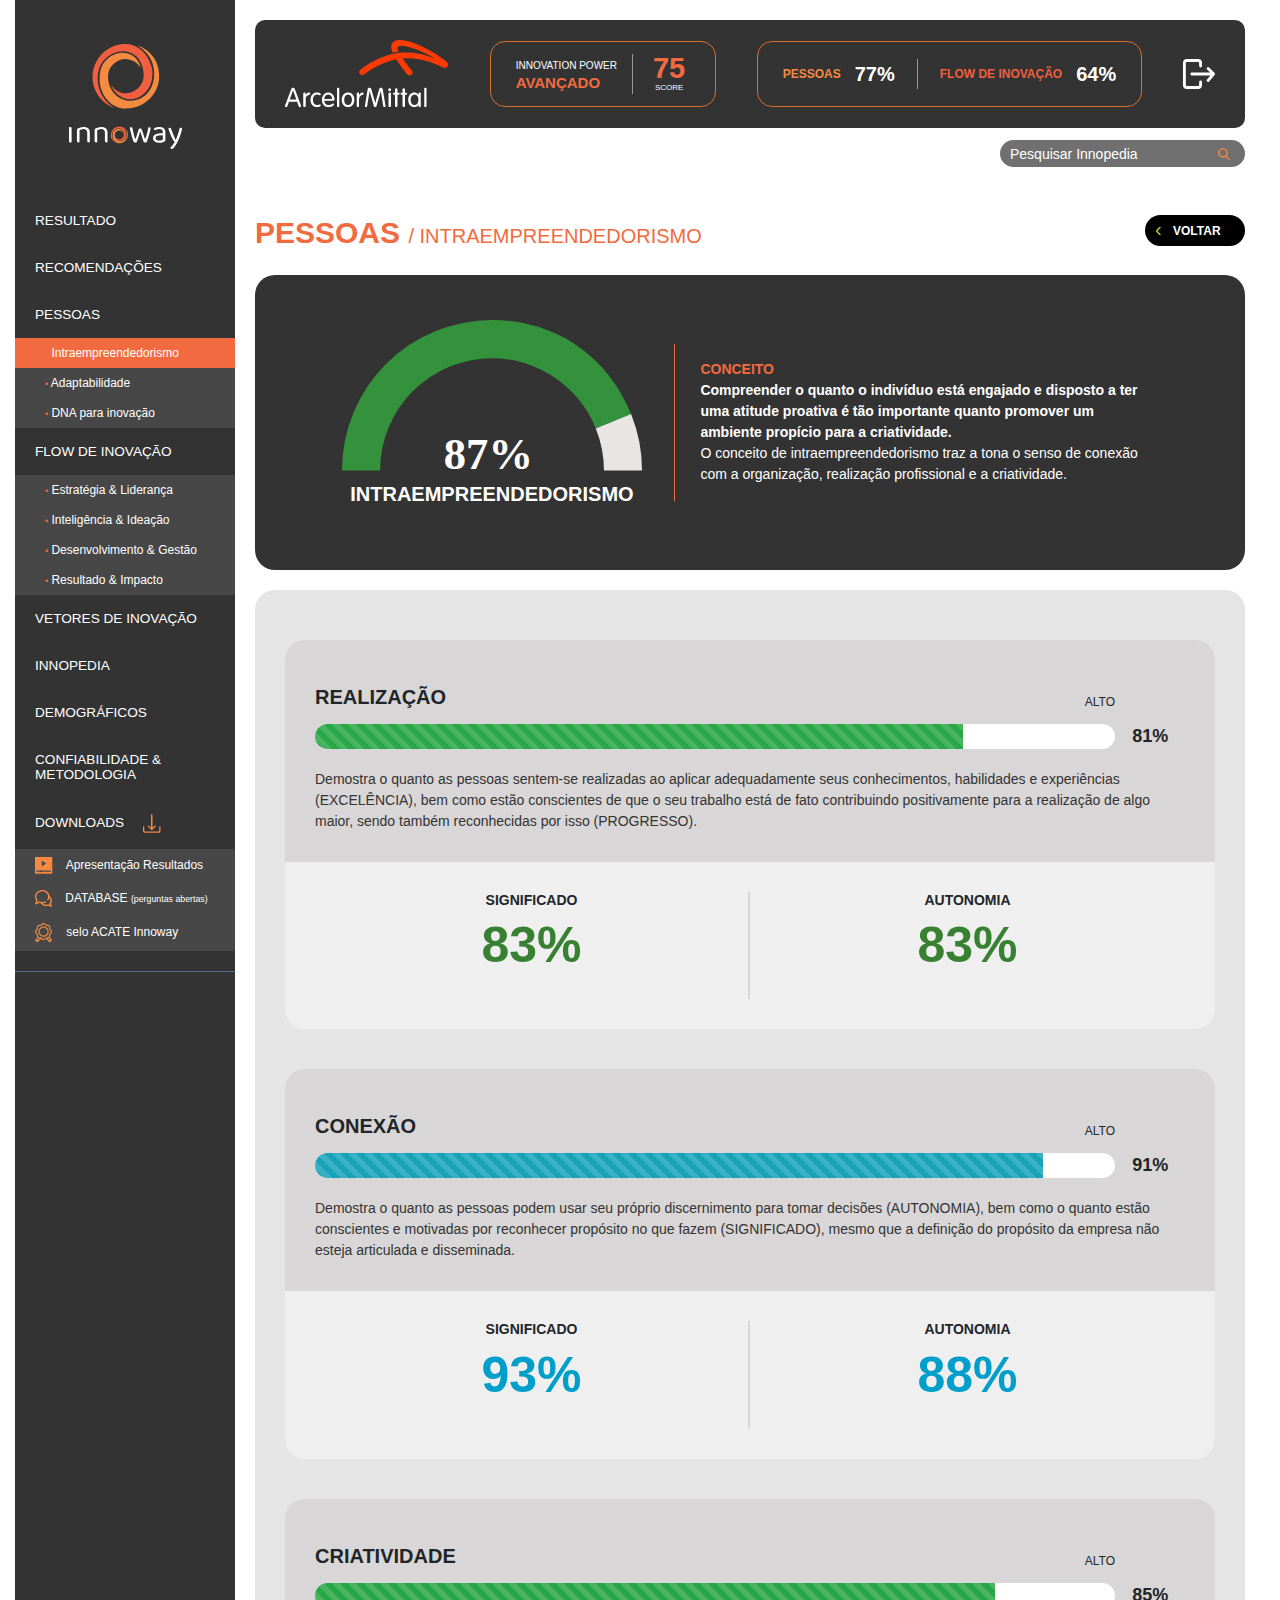
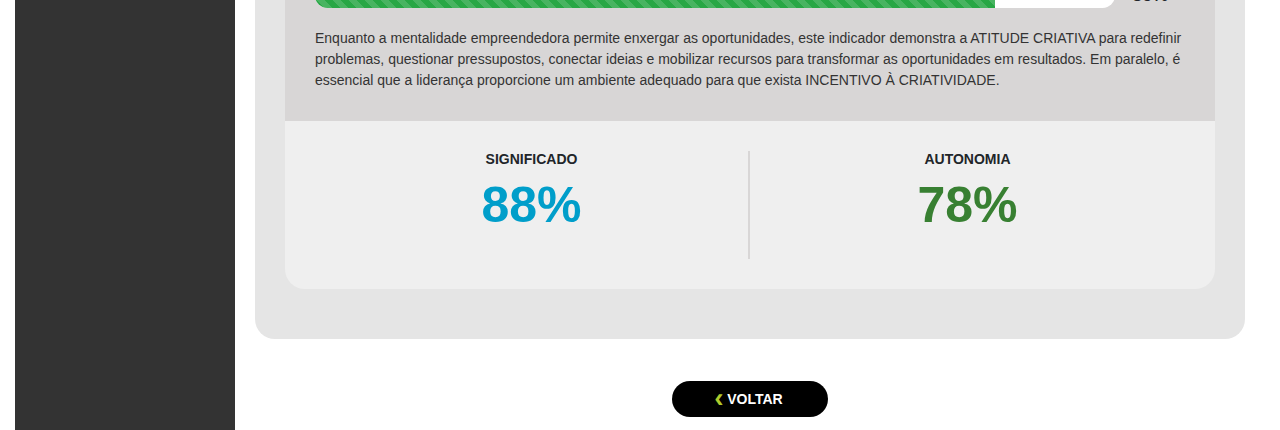
<file: intraempreendedorismo.html>
<!DOCTYPE html>
<html>

<head>
    <meta charset="utf-8">
    <meta name="viewport" content="width=device-width, initial-scale=1.0">
    <meta http-equiv="X-UA-Compatible" content="IE=edge">

    <title>Innoway</title>

    <!-- Our Custom CSS -->
    <link href="https://fonts.googleapis.com/css?family=Montserrat:200,400,500,800" el='stylesheet' type='text/css'>
    <link rel="stylesheet" href="assets/css/style.css">

    <!-- Font Awesome JS -->


</head>

<body class="own-report">

    <div class="container">

        <div class="wrapper">
            <!-- Sidebar Holder -->
            <nav id="sidebar" class="sidebar_r">
                <button class="fechar-menu">×</button>
                <div class="sidebar-header mt-4 mb-2">
                    <a class="center" href="index.html"><img class="logo img-fluid inno" src="assets/imgs/logo.png"><img class="logo img-fluid own" src="assets/imgs/innoway-logo-own.svg"></a>
              
                   
                </div>

            

                <ul class="list-unstyled components">

                    <li>
                        <a href="index.html">RESULTADO</a>
                    </li>

                    <li>
                        <a href="recomendacao.html">RECOMENDAÇÕES</a>
                    </li>


                    <li>
                        <a href="pessoas.html">PESSOAS</a>
                        <ul class="show collapse list-unstyled" id="sub1">
                            <li class="active">
                                <a href="intraempreendedorismo.html"><span>•</span> Intraempreendedorismo</a>
                            </li>
                            <li>
                                <a href="adaptablidade.html"><span>•</span> Adaptabilidade</a>
                            </li>
                            <li>
                                <a href="dia-para-inovacao.html"><span>•</span> DNA para inovação</a>
                            </li>

                        </ul>
                    </li>
                  



                    <li>
                        <a href="flow-inovacao.html" >FLOW DE
                            INOVAÇÃO</a>
                        <ul class="show collapse list-unstyled" id="sub2">
                            <li>
                                <a href="flow-inovacao-estrategia-lideranca.html"><span>•</span> Estratégia & Liderança</a>
                            </li>
                            <li>
                                <a href="flow-inovacao-inteligencia-ideacao.html"><span>•</span> Inteligência & Ideação</a>
                            </li>

                            <li>
                                <a href="flow-inovacao-dev-gestao.html"><span>•</span> Desenvolvimento & Gestão</a>
                            </li>

                            <li>
                                <a href="flow-inovacao-resultado-impacto.html"><span>•</span> Resultado & Impacto</a>
                            </li>

                        </ul>
                    </li>

                    <li>
                        <a href="flow-inovacao-vetores-inovacao.html">VETORES DE INOVAÇÃO</a>
                    </li>


                    <li>
                        <a href="innopedia.html">INNOPEDIA</a>
                    </li>

                    <li>
                        <a href="demograficos.html">DEMOGRÁFICOS</a>
                    </li>

                    <li>
                        <a href="confiabilidade.html">CONFIABILIDADE &
                            METODOLOGIA</a>
                    </li>






                    <li>
                        <a href="#">DOWNLOADS <img src="assets/imgs/down.png" class="ic1 inno"><img src="assets/imgs/down-2.png" class="ic1 own"></a>
                        <ul class="show collapse list-unstyled" id="sub4">
                            <li>
                                <a href="#"><img src="assets/imgs/play.png" class="ic inno"><img src="assets/imgs/play-2.png" class="ic own"> Apresentação Resultados</a>
                            </li>
                            <li>
                                <a href="#"><img src="assets/imgs/chat.png" class="ic inno"><img src="assets/imgs/chat-2.png" class="ic own"> DATABASE <span class="span-bl">(perguntas abertas)</span> </a>
                            </li>
                            <li>
                                <a href="#"><img src="assets/imgs/selo.png" class="ic inno"><img src="assets/imgs/selo-2.png" class="ic own"> selo ACATE Innoway</a>
                            </li>
                        </ul>
                    </li>

                </ul>

            </nav>

            <!-- Page content  -->
            <div id="content">

                <header>

                    <button type="button" id="sidebarCollapse" class="navbar-btn">
                        <span></span>
                        <span></span>
                        <span></span>
                    </button>

                    <div class="search d-xl-none m-3">
                        <input class="field-search pl-1" type="text" placeholder="Pesquisar Innopedia">
                        <button class="lupa"></button>
                    </div>

                    <button class="bt-data">
                        Dados >
                    </button>

                    <div class="header-content">
                        <button class="fechar-h">×</button>



                        <div class="arce">
                            <img src="assets/imgs/arcelormittal.png">
                        </div>

                        <div class="logout-mob">
                            <img onclick="javascript:changeOwner();" src="assets/imgs/logout.svg" alt="">
                        </div>

                        <div class="box-header">
                            <div class="innovation-header">
                                <span>Innovation Power</span>
                                <p>avançado</p>
                            </div>
                            <div class="score-header">
                                <span>75</span>
                                <p>score</p>
                            </div>
                        </div>
                        <div class="box-header">
                            <div class="peaple-header">
                                <span>pessoas</span><span>77%</span>
                            </div>
                            <div class="flow-header">
                                <span>flow de inovação</span><span>64%</span>
                            </div>
                        </div>
                        <div class="logout">
                            <img onclick="javascript:changeOwner();" src="assets/imgs/logout.svg" alt="">
                        </div>
                    </div>
                </header>

                <div class="search d-none d-xl-block text-right">
                    <input class="field-search" type="text" placeholder="Pesquisar Innopedia">
                    <button class="lupa"></button>
                </div>
                <section class="sec-home green-tit">
                    <div class="titulo text-left mt-5">
                        <h2 class=" p-0 pb-3">PESSOAS <span>/ INTRAEMPREENDEDORISMO</span> <a onclick="window.history.go(-1); return false;" class="voltar float-right" href=""><span>‹</span>
                                Voltar</a></h2>
                    </div>

                </section>

                <section class="box-black">
                    <article>
                        <div class="container-text">
                            <div class="background-grafics">
                                <img src="assets/graficos/meia_pizza/87m.svg">
                                <p class="title-grafics">INTRAEMPREENDEDORISMO</p>
                            </div>
                            <div class="section-text">
                                <p class="subt">CONCEITO</p>
                                <p>
                                    <strong>Compreender o quanto o indivíduo está 
                                        engajado e disposto a ter uma atitude 
                                        proativa é tão importante quanto promover 
                                        um ambiente propício para a criatividade. <br />
                                        </strong> O conceito de intraempreendedorismo traz a 
                                        tona o senso de conexão com a organização, 
                                        realização profissional e a criatividade.​
                                    ​</p>
                            </div>
                        </div>
                    </article>
                </section>

      
                <section class="section intra">

                    <div class="boxer-content">
                        <div class="boxer1">
                            <h2>REALIZAÇÃO     <span>ALTO</span></h2>
                        
                            <div class="barra-p">
                                <div class="progress">
                                    <div class="progress-bar bg-success progress-bar-striped progress-bar-animated" style="width:81%"></div>
                                  </div>
                                <div class="percent">81%</div> 
                            </div>
    
                            <p>
                                Demostra o quanto as pessoas sentem-se realizadas ao aplicar adequadamente seus conhecimentos, habilidades e 
                                experiências (EXCELÊNCIA), bem como estão conscientes de que o seu trabalho está de fato contribuindo 
                                positivamente para a realização de algo maior, sendo também reconhecidas por isso (PROGRESSO).
                            </p>
                              
                       
                        </div>
    
                        <div class="boxer2">
                            <div class="txt-percent">
                                <h4>SIGNIFICADO</h4>
                                <P class="gre">83%</P>
                            </div>
    
                            <div class="txt-percent">
                                <h4>AUTONOMIA</h4>
                                <P class="gre">83%</P>
                            </div>
                        </div>
                    
                    </div>


                    <div class="boxer-content">
                        <div class="boxer1">
                            <h2>CONEXÃO     <span>ALTO</span></h2>
                        
                            <div class="barra-p">
                                <div class="progress">
                                    <div class="progress-bar bg-info progress-bar-striped progress-bar-animated" style="width:91%"></div>
                                  </div>
                                <div class="percent">91%</div> 
                            </div>
    
                            <p>
                                Demostra o quanto as pessoas podem usar seu próprio discernimento para tomar decisões (AUTONOMIA), 
                                bem como o quanto estão conscientes e motivadas por reconhecer propósito no que fazem (SIGNIFICADO), 
                                mesmo que a definição do propósito da empresa não esteja articulada e disseminada.​
                            </p>
                              
                       
                        </div>
    
                        <div class="boxer2">
                            <div class="txt-percent">
                                <h4>SIGNIFICADO</h4>
                                <P class="blu">93%</P>
                            </div>
    
                            <div class="txt-percent">
                                <h4>AUTONOMIA</h4>
                                <P class="blu">88%</P>
                            </div>
                        </div>
                    
                    </div>


                    <div class="boxer-content">
                        <div class="boxer1">
                            <h2>CRIATIVIDADE     <span>ALTO</span></h2>
                        
                            <div class="barra-p">
                                <div class="progress">
                                    <div class="progress-bar bg-success progress-bar-striped progress-bar-animated" style="width:85%"></div>
                                  </div>
                                <div class="percent">85%</div> 
                            </div>
    
                            <p>
                                Enquanto a mentalidade empreendedora permite enxergar as oportunidades, este indicador demonstra a 
                                ATITUDE CRIATIVA para redefinir problemas, questionar pressupostos, conectar ideias e mobilizar recursos 
                                para transformar as oportunidades em resultados. Em paralelo, é essencial que a liderança proporcione 
                                um ambiente adequado para que exista INCENTIVO À CRIATIVIDADE. 
                            </p>
                              
                       
                        </div>
    
                        <div class="boxer2">
                            <div class="txt-percent">
                                <h4>SIGNIFICADO</h4>
                                <P class="blu">88%</P>
                            </div>
    
                            <div class="txt-percent">
                                <h4>AUTONOMIA</h4>
                                <P class="gre">78%</P>
                            </div>
                        </div>
                    
                    </div>

               

                  
                </section>



                <div class="row">
                    <div class="col-lg-12 text-center mt-4">
                        <a onclick="window.history.go(-1); return false;" class="voltar-b" href=""><span>‹</span> Voltar</a>
                    </div>

                </div>

            </div>
        </div>

    </div>

    <!-- jQuery CDN - Slim version (=without AJAX) -->
    <script src="assets/js/jquery-3.3.1.min.js">
    </script>
    <!-- Popper.JS -->
    <script src="https://cdnjs.cloudflare.com/ajax/libs/popper.js/1.14.0/umd/popper.min.js"
        integrity="sha384-cs/chFZiN24E4KMATLdqdvsezGxaGsi4hLGOzlXwp5UZB1LY//20VyM2taTB4QvJ" crossorigin="anonymous">
    </script>
    <!-- Bootstrap JS -->
    <script src="https://stackpath.bootstrapcdn.com/bootstrap/4.1.0/js/bootstrap.min.js"
        integrity="sha384-uefMccjFJAIv6A+rW+L4AHf99KvxDjWSu1z9VI8SKNVmz4sk7buKt/6v9KI65qnm" crossorigin="anonymous">
    </script>
    <script src="assets/js/utils.js" type="text/javascript"></script>
</body>

</html>
</file>
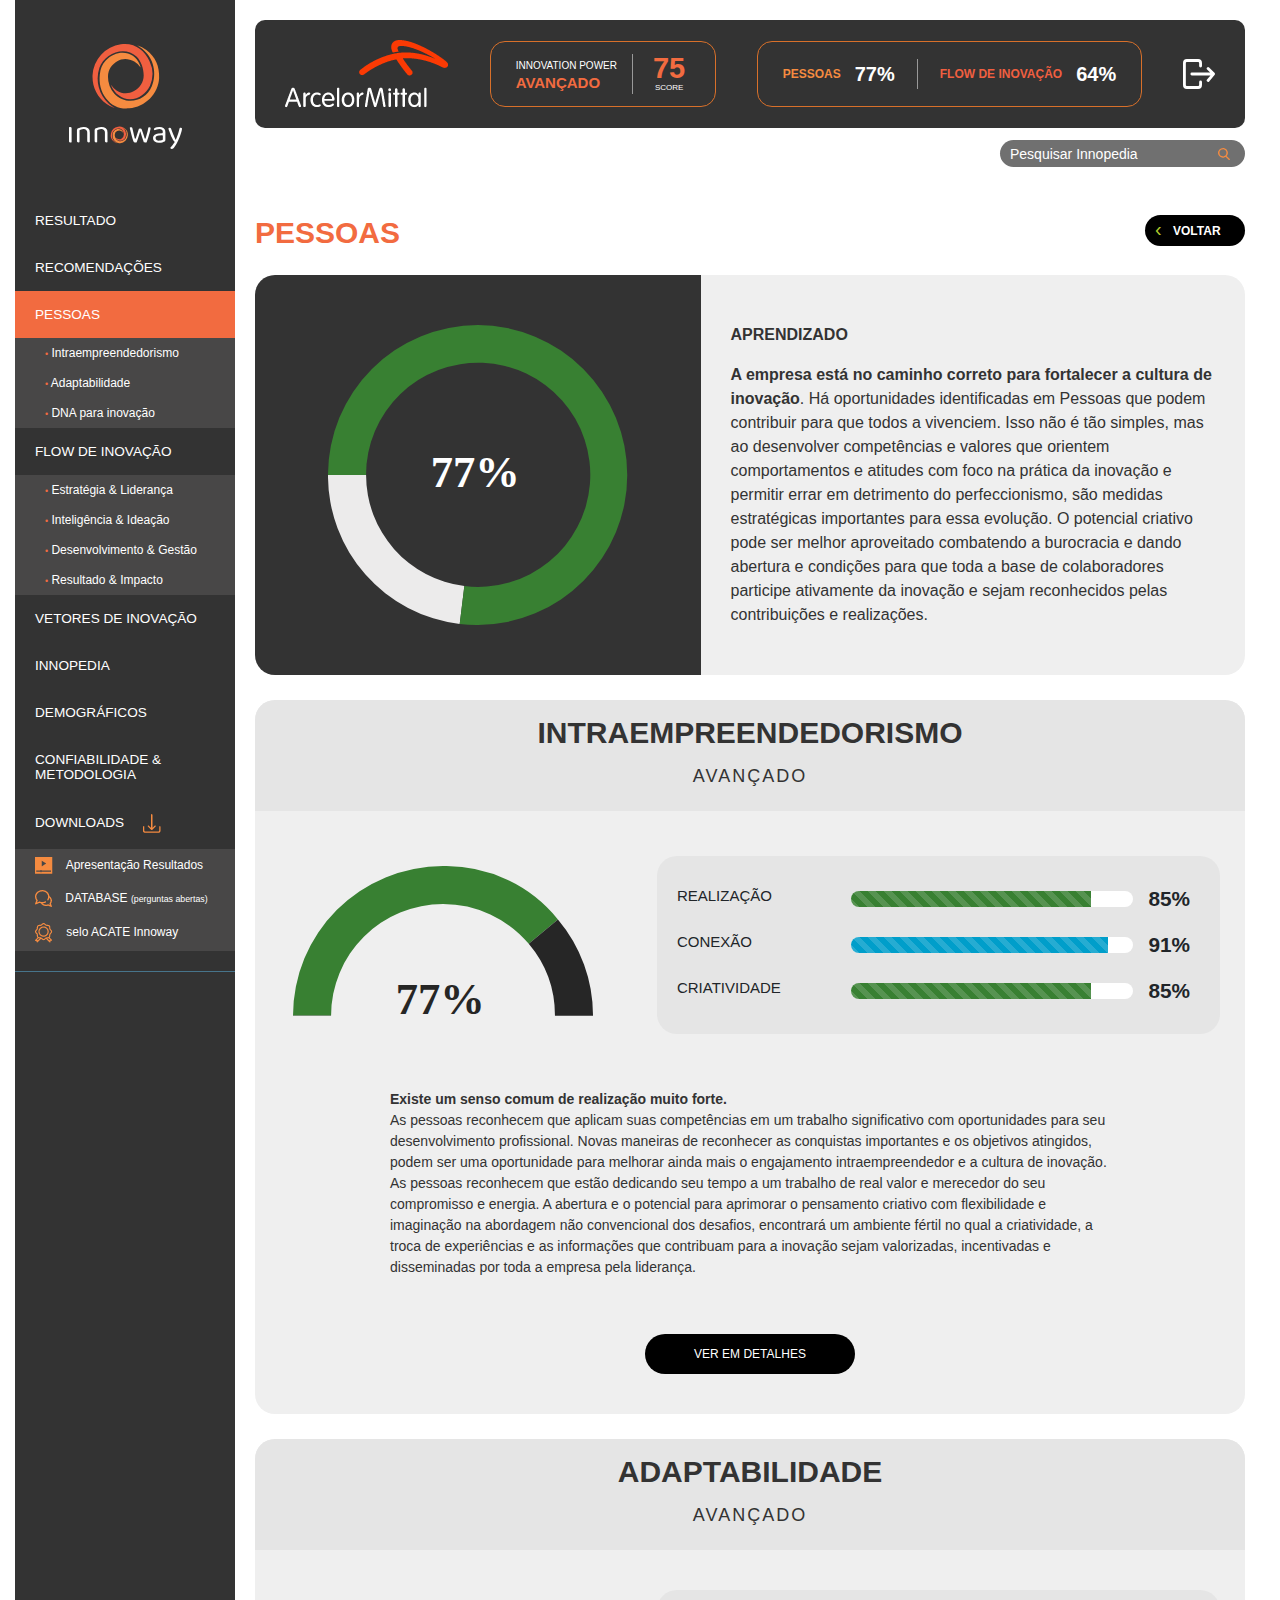
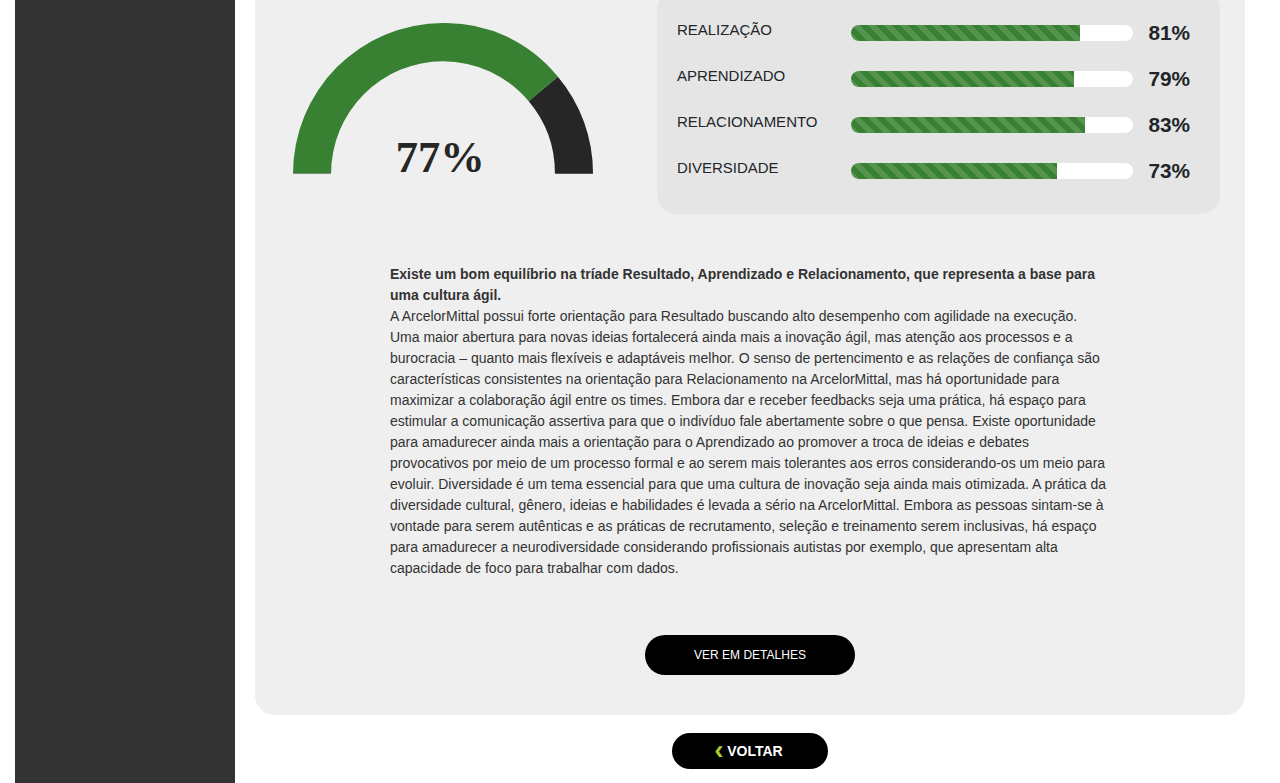
<file: pessoas.html>
<!DOCTYPE html>
<html>

<head>
    <meta charset="utf-8">
    <meta name="viewport" content="width=device-width, initial-scale=1.0">
    <meta http-equiv="X-UA-Compatible" content="IE=edge">

    <title>Innoway</title>

    <!-- Our Custom CSS -->
    <link href="https://fonts.googleapis.com/css?family=Montserrat:200,400,500,800" el='stylesheet' type='text/css'>
    <link rel="stylesheet" href="assets/css/style.css">

    <!-- Font Awesome JS -->


</head>

<body class="own-report">

    <div class="container">

        <div class="wrapper">
            <!-- Sidebar Holder -->
            <nav id="sidebar" class="sidebar_r">
                <button class="fechar-menu">×</button>
                <div class="sidebar-header mt-4 mb-2">
                    <a class="center" href="index.html"><img class="logo img-fluid inno" src="assets/imgs/logo.png"><img class="logo img-fluid own" src="assets/imgs/innoway-logo-own.svg"></a>
              
                   
                </div>

            

                <ul class="list-unstyled components">

                    <li>
                        <a href="index.html">RESULTADO</a>
                    </li>

                    <li>
                        <a href="recomendacao.html">RECOMENDAÇÕES</a>
                    </li>


                    <li class="active">
                        <a href="pessoas.html">PESSOAS</a>
                        <ul class="show collapse list-unstyled" id="sub1">
                            <li>
                                <a href="intraempreendedorismo.html"><span>•</span> Intraempreendedorismo</a>
                            </li>
                            <li>
                                <a href="adaptablidade.html"><span>•</span> Adaptabilidade</a>
                            </li>
                            <li>
                                <a href="dia-para-inovacao.html"><span>•</span> DNA para inovação</a>
                            </li>

                        </ul>
                    </li>
                  



                    <li>
                        <a href="flow-inovacao.html" >FLOW DE
                            INOVAÇÃO</a>
                        <ul class="show collapse list-unstyled" id="sub2">
                            <li>
                                <a href="flow-inovacao-estrategia-lideranca.html"><span>•</span> Estratégia & Liderança</a>
                            </li>
                            <li>
                                <a href="flow-inovacao-inteligencia-ideacao.html"><span>•</span> Inteligência & Ideação</a>
                            </li>

                            <li>
                                <a href="flow-inovacao-dev-gestao.html"><span>•</span> Desenvolvimento & Gestão</a>
                            </li>

                            <li>
                                <a href="flow-inovacao-resultado-impacto.html"><span>•</span> Resultado & Impacto</a>
                            </li>

                        </ul>
                    </li>

                    <li>
                        <a href="flow-inovacao-vetores-inovacao.html">VETORES DE INOVAÇÃO</a>
                    </li>


                    <li>
                        <a href="innopedia.html">INNOPEDIA</a>
                    </li>

                    <li>
                        <a href="demograficos.html">DEMOGRÁFICOS</a>
                    </li>

                    <li>
                        <a href="confiabilidade.html">CONFIABILIDADE &
                            METODOLOGIA</a>
                    </li>






                    <li>
                        <a href="#">DOWNLOADS <img src="assets/imgs/down.png" class="ic1 inno"><img src="assets/imgs/down-2.png" class="ic1 own"></a>
                        <ul class="show collapse list-unstyled" id="sub4">
                            <li>
                                <a href="#"><img src="assets/imgs/play.png" class="ic inno"><img src="assets/imgs/play-2.png" class="ic own"> Apresentação Resultados</a>
                            </li>
                            <li>
                                <a href="#"><img src="assets/imgs/chat.png" class="ic inno"><img src="assets/imgs/chat-2.png" class="ic own"> DATABASE <span class="span-bl">(perguntas abertas)</span> </a>
                            </li>
                            <li>
                                <a href="#"><img src="assets/imgs/selo.png" class="ic inno"><img src="assets/imgs/selo-2.png" class="ic own"> selo ACATE Innoway</a>
                            </li>
                        </ul>
                    </li>

                </ul>

            </nav>

            <!-- Page content  -->
            <div id="content">

                <header>

                    <button type="button" id="sidebarCollapse" class="navbar-btn">
                        <span></span>
                        <span></span>
                        <span></span>
                    </button>

                    <div class="search d-xl-none m-3">
                        <input class="field-search pl-1" type="text" placeholder="Pesquisar Innopedia">
                        <button class="lupa"></button>
                    </div>

                    <button class="bt-data">
                        Dados >
                    </button>

                    <div class="header-content">
                        <button class="fechar-h">×</button>

                   

                        <div class="arce">
                            <img src="assets/imgs/arcelormittal.png">
                        </div>

                        <div class="logout-mob">
                            <img onclick="javascript:changeOwner();" src="assets/imgs/logout.svg" alt="">
                        </div>

                        <div class="box-header">
                            <div class="innovation-header">
                                <span>Innovation Power</span>
                                <p>avançado</p>
                            </div>
                            <div class="score-header">
                                <span>75</span>
                                <p>score</p>
                            </div>
                        </div>
                        <div class="box-header">
                            <div class="peaple-header">
                                <span>pessoas</span><span>77%</span>
                            </div>
                            <div class="flow-header">
                                <span>flow de inovação</span><span>64%</span>
                            </div>
                        </div>
                        <div class="logout">
                            <img onclick="javascript:changeOwner();" src="assets/imgs/logout.svg" alt="">
                        </div>
                    </div>
                </header>

                <div class="search d-none d-xl-block text-right">
                    <input class="field-search" type="text" placeholder="Pesquisar Innopedia">
                    <button class="lupa"></button>
                </div>
                <section class="sec-home green-tit">
                    <div class="titulo text-left mt-5">
                        <h2 class=" p-0 pb-3">PESSOAS <a onclick="window.history.go(-1); return false;" class="voltar float-right" href=""><span>‹</span>
                                Voltar</a></h2>
                    </div>
    
                </section>
             
                <section class="section sec-peaple one">
                    <article>
                        <div class="background-grafics">
                            <div class="grafics">
                                <img src="assets/graficos/pizza/77.svg" alt="Grafico 77%">
                            </div>
                            <div class="container-text pt-0 mt-3">
                                <div>
                                    <p class="title-text-section"><strong>APRENDIZADO</strong></p>
                                    <p>
                                        <strong>A empresa está no caminho correto para fortalecer a 
                                            cultura de inovação</strong>. Há oportunidades identificadas em 
                                        Pessoas que podem contribuir para que todos a vivenciem. 
                                        Isso não é tão simples, mas ao desenvolver competências e 
                                        valores que orientem comportamentos e atitudes com foco 
                                        na prática da inovação e permitir errar em detrimento do 
                                        perfeccionismo, são medidas estratégicas importantes para 
                                        essa evolução. O potencial criativo pode ser melhor 
                                        aproveitado combatendo a burocracia e dando abertura e 
                                        condições para que toda a base de colaboradores participe 
                                        ativamente da inovação e sejam reconhecidos pelas 
                                        contribuições e realizações.
                                </p>
                                </div>
                            </div>
                    </div></article>
                </section>


                <section class="section">
                    <article>
                        <div class="head-section">
                            <p class="titulo"><strong>INTRAEMPREENDEDORISMO</strong></p>
                            <p class="subtitulo">AVANÇADO</p>
                        </div>

                        <div class="outer brs">
                            <div class="img-gr">
                                <img src="assets/graficos/meia_pizza_branco/77n.svg">
                            </div>

                            <!-- classes
                                bg-success = verde
                                bg-info = azul
                            -->

                            <div class="grupo-barras">
                                <div class="barras">
                                    <div class="lb-prog">Realização</div>
                                    <div class="progress">
                                        <div class="progress-bar bg-success progress-bar-striped progress-bar-animated" style="width:85%"></div>
                                      </div>
                                    <div class="percent">85%</div>                              
                                </div>

                                <div class="barras">
                                    <div class="lb-prog">Conexão</div>
                                    <div class="progress">
                                        <div class="progress-bar bg-info progress-bar-striped progress-bar-animated" style="width:91%"></div>
                                      </div>
                                    <div class="percent">91%</div>                              
                                </div>

                                <div class="barras">
                                    <div class="lb-prog">CRIATIVIDADE</div>
                                    <div class="progress">
                                        <div class="progress-bar bg-success progress-bar-striped progress-bar-animated" style="width:85%"></div>
                                      </div>
                                    <div class="percent">85%</div>                              
                                </div>   
                            </div>
                        </div>
                        <div class="container-text txt-grafic">
                            ​<p>
                               <strong> Existe um senso comum de realização muito forte. </strong> <br />
                                As pessoas reconhecem que aplicam suas competências em um trabalho significativo com 
                                oportunidades para seu desenvolvimento profissional. Novas maneiras de reconhecer as 
                                conquistas importantes e os objetivos atingidos, podem ser uma oportunidade para 
                                melhorar ainda mais o engajamento intraempreendedor e a cultura de inovação.
                                As pessoas reconhecem que estão dedicando seu tempo a um trabalho de real valor e 
                                merecedor do seu compromisso e energia. A abertura e o potencial para aprimorar o 
                                pensamento criativo com flexibilidade e imaginação na abordagem não convencional dos 
                                desafios, encontrará um ambiente fértil no qual a criatividade, a troca de experiências e as 
                                informações que contribuam para a inovação sejam valorizadas, incentivadas e disseminadas 
                                por toda a empresa pela liderança.
                            </p>
                        </div>
                        <div class="align-center pd-bt-44">
                            <button class="bt-detalhes">VER EM DETALHES</button>
                        </div>
                    </article>
                </section>

                <section class="section">
                    <article>
                        <div class="head-section">
                            <p class="titulo"><strong>ADAPTABILIDADE</strong></p>
                            <p class="subtitulo">AVANÇADO</p>
                        </div>

                        <div class="outer brs">
                            <div class="img-gr">
                                <img src="assets/graficos/meia_pizza_branco/77n.svg">
                            </div>
                            <div class="grupo-barras">

                                <div class="barras">
                                    <div class="lb-prog">Realização</div>
                                    <div class="progress">
                                        <div class="progress-bar bg-success progress-bar-striped progress-bar-animated" style="width:81%"></div>
                                      </div>
                                    <div class="percent">81%</div>                              
                                </div>

                                <div class="barras">
                                    <div class="lb-prog">APRENDIZADO</div>
                                    <div class="progress">
                                        <div class="progress-bar bg-success  progress-bar-striped progress-bar-animated" style="width:79%"></div>
                                      </div>
                                    <div class="percent">79%</div>                              
                                </div>

                                <div class="barras">
                                    <div class="lb-prog">RELACIONAMENTO</div>
                                    <div class="progress">
                                        <div class="progress-bar bg-success progress-bar-striped progress-bar-animated" style="width:83%"></div>
                                      </div>
                                    <div class="percent">83%</div>                              
                                </div>   
                                <div class="barras">
                                    <div class="lb-prog">DIVERSIDADE</div>
                                    <div class="progress">
                                        <div class="progress-bar bg-success progress-bar-striped progress-bar-animated" style="width:73%"></div>
                                      </div>
                                    <div class="percent">73%</div>                              
                                </div>   
                            </div>
                        </div>
                        <div class="container-text txt-grafic">
                            ​<p>
                                <strong>Existe um bom equilíbrio na tríade Resultado, Aprendizado e Relacionamento, que 
                                representa a base para uma cultura ágil. </strong> <br />
                                A ArcelorMittal possui forte orientação para Resultado buscando alto desempenho com agilidade 
                                na execução. Uma maior abertura para novas ideias fortalecerá ainda mais a inovação ágil, mas 
                                atenção aos processos e a burocracia – quanto mais flexíveis e adaptáveis melhor.
                                O senso de pertencimento e as relações de confiança são características consistentes na 
                                orientação para Relacionamento na ArcelorMittal, mas há oportunidade para maximizar a 
                                colaboração ágil entre os times. Embora dar e receber feedbacks seja uma prática, há espaço para 
                                estimular a comunicação assertiva para que o indivíduo fale abertamente sobre o que pensa.
                                Existe oportunidade para amadurecer ainda mais a orientação para o Aprendizado ao promover a 
                                troca de ideias e debates provocativos por meio de um processo formal e ao serem mais 
                                tolerantes aos erros considerando-os um meio para evoluir.
                                Diversidade é um tema essencial para que uma cultura de inovação seja ainda mais otimizada. A 
                                prática da diversidade cultural, gênero, ideias e habilidades é levada a sério na ArcelorMittal. 
                                Embora as pessoas sintam-se à vontade para serem autênticas e as práticas de recrutamento, 
                                seleção e treinamento serem inclusivas, há espaço para amadurecer a neurodiversidade 
                                considerando profissionais autistas por exemplo, que apresentam alta capacidade de foco para 
                                trabalhar com dados.
                            </p>
                        </div>
                        <div class="align-center pd-bt-44">
                            <button class="bt-detalhes">VER EM DETALHES</button>
                        </div>
                    </article>
                </section>


                

                
                <div class="row">
                    <div class="col-lg-12 text-center">
                        <a onclick="window.history.go(-1); return false;" class="voltar-b" href=""><span>‹</span> Voltar</a>
                    </div>

                </div>

            </div>
        </div>

    </div>

    <!-- jQuery CDN - Slim version (=without AJAX) -->
    <script src="assets/js/jquery-3.3.1.min.js">
    </script>
    <!-- Popper.JS -->
    <script src="https://cdnjs.cloudflare.com/ajax/libs/popper.js/1.14.0/umd/popper.min.js"
        integrity="sha384-cs/chFZiN24E4KMATLdqdvsezGxaGsi4hLGOzlXwp5UZB1LY//20VyM2taTB4QvJ" crossorigin="anonymous">
    </script>
    <!-- Bootstrap JS -->
    <script src="https://stackpath.bootstrapcdn.com/bootstrap/4.1.0/js/bootstrap.min.js"
        integrity="sha384-uefMccjFJAIv6A+rW+L4AHf99KvxDjWSu1z9VI8SKNVmz4sk7buKt/6v9KI65qnm" crossorigin="anonymous">
    </script>
    <script src="assets/js/utils.js" type="text/javascript"></script>
</body>

</html>
</file>
